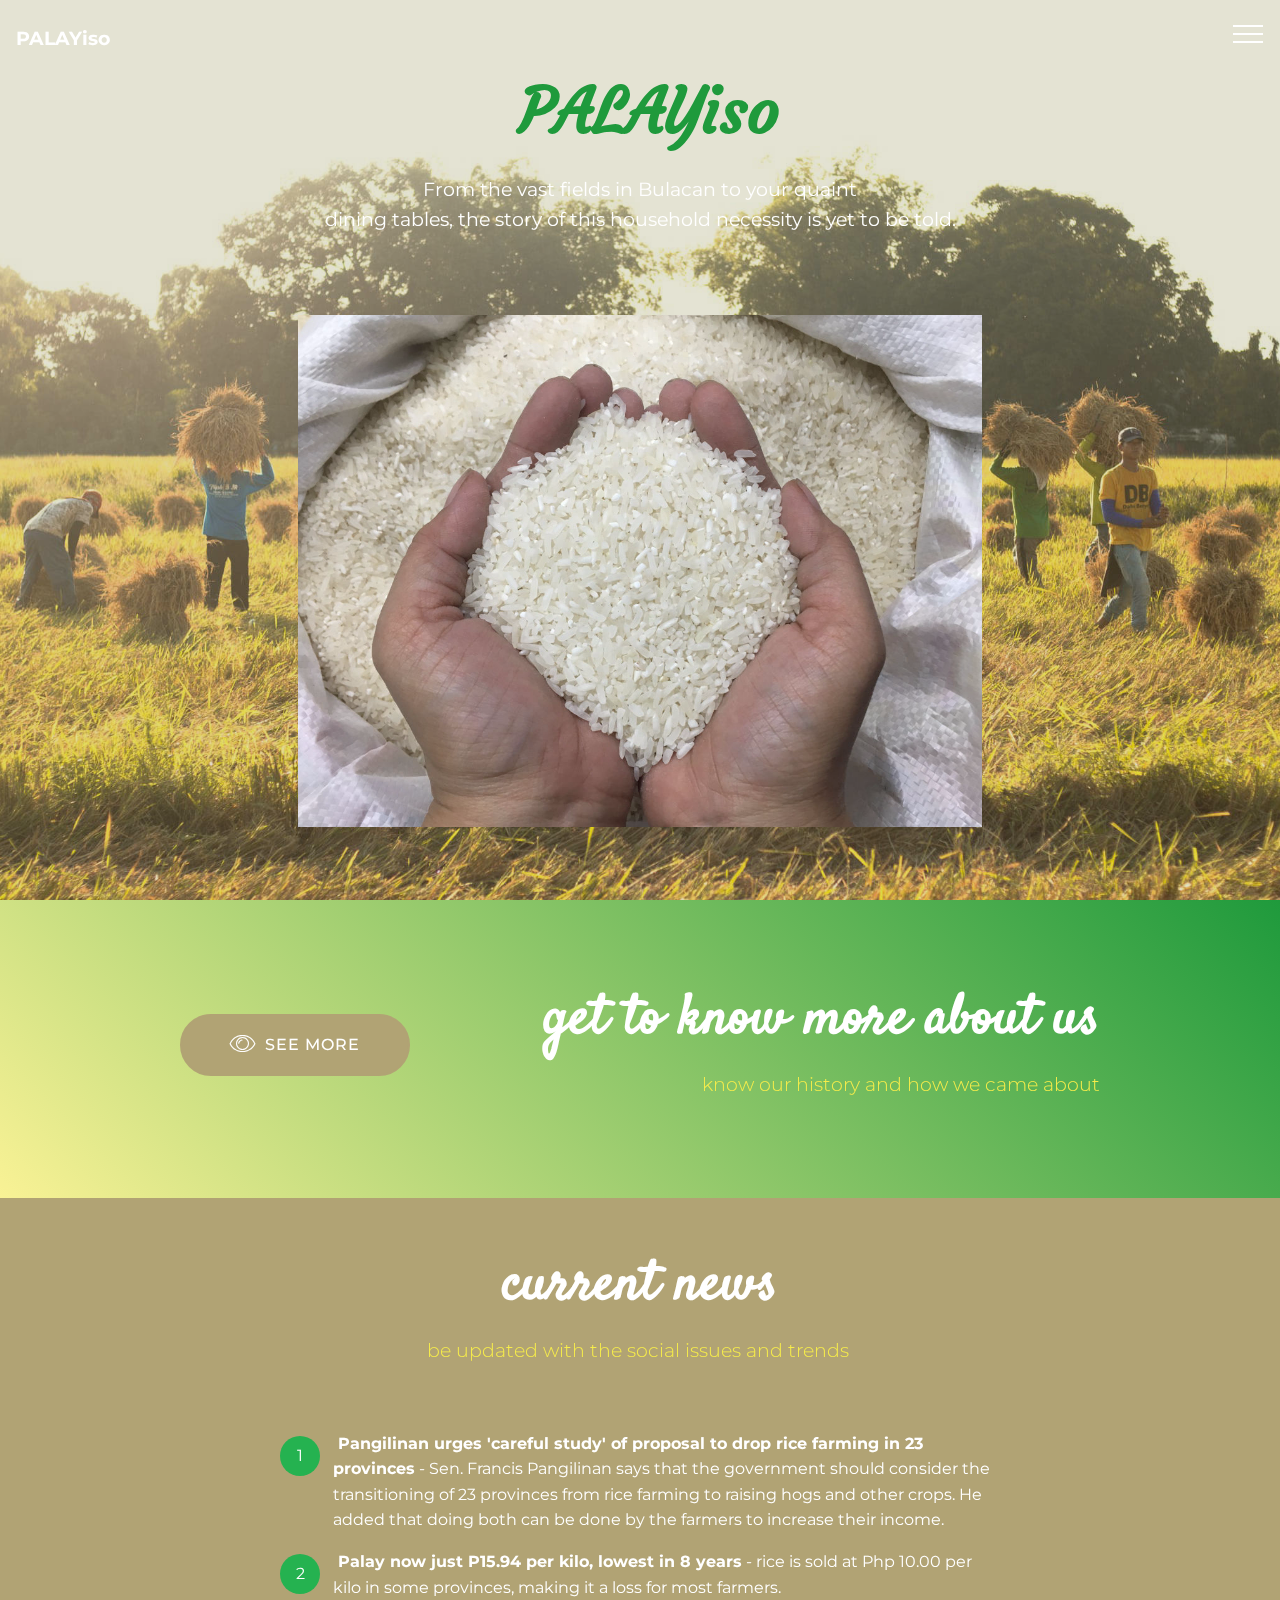
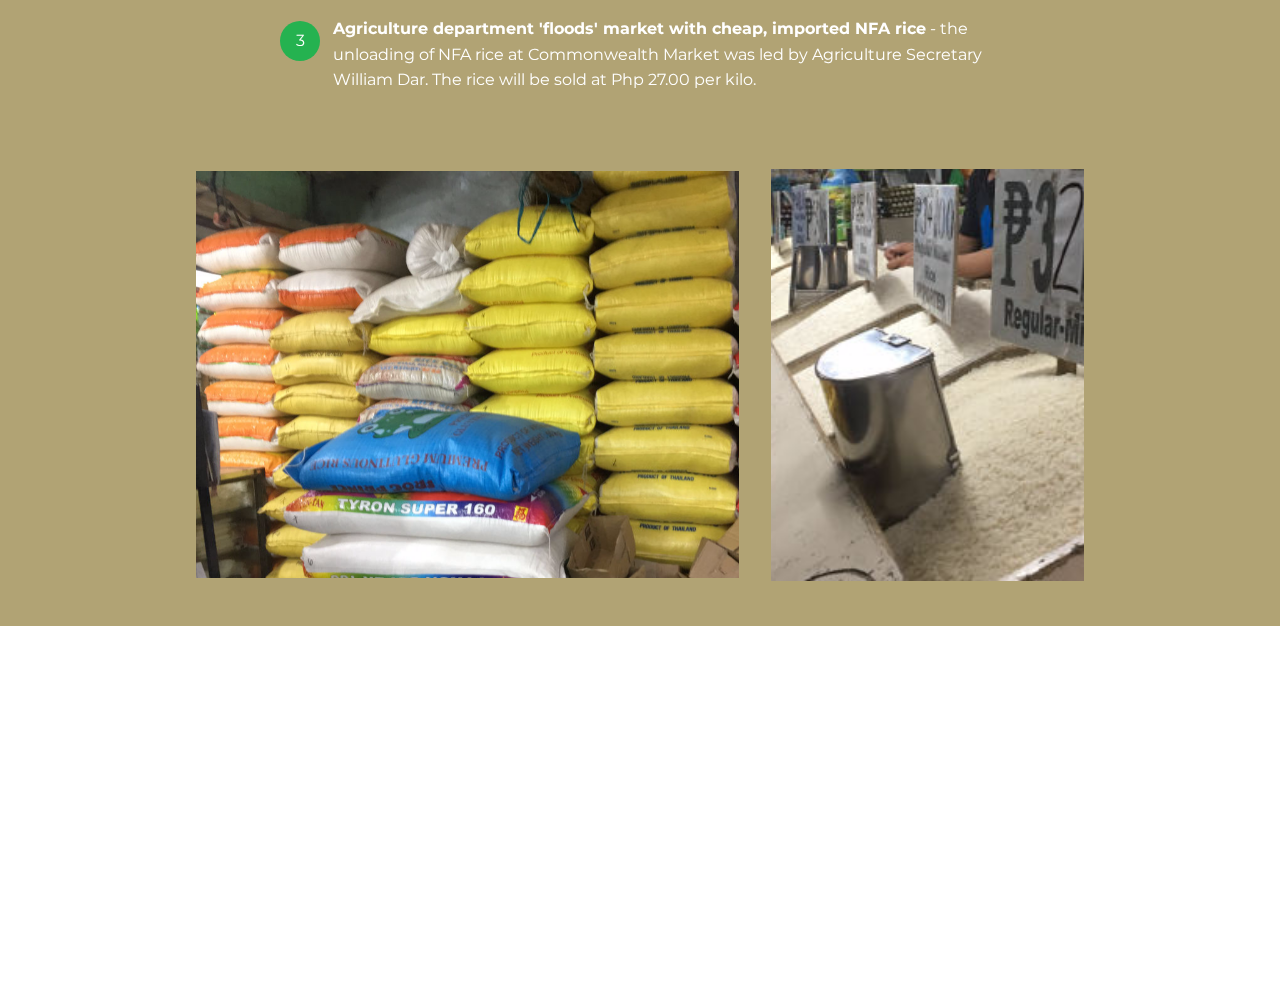
<file: index.html>
<!DOCTYPE html>
<html >
<head>
  <!-- Site made with Mobirise Website Builder v4.8.1, https://mobirise.com -->
  <meta charset="UTF-8">
  <meta http-equiv="X-UA-Compatible" content="IE=edge">
  <meta name="generator" content="Mobirise v4.8.1, mobirise.com">
  <meta name="viewport" content="width=device-width, initial-scale=1, minimum-scale=1">
  <link rel="shortcut icon" href="assets/images/logo2.png" type="image/x-icon">
  <meta name="description" content="">
  <title>home</title>
  <link rel="stylesheet" href="assets/web/assets/mobirise-icons/mobirise-icons.css">
  <link rel="stylesheet" href="assets/tether/tether.min.css">
  <link rel="stylesheet" href="assets/bootstrap/css/bootstrap.min.css">
  <link rel="stylesheet" href="assets/bootstrap/css/bootstrap-grid.min.css">
  <link rel="stylesheet" href="assets/bootstrap/css/bootstrap-reboot.min.css">
  <link rel="stylesheet" href="assets/socicon/css/styles.css">
  <link rel="stylesheet" href="assets/dropdown/css/style.css">
  <link rel="stylesheet" href="assets/theme/css/style.css">
  <link rel="stylesheet" href="assets/mobirise/css/mbr-additional.css" type="text/css">
  
  
  
</head>
<body>
  <section class="menu cid-rJ0uXtkr8x" once="menu" id="menu2-2">

    

    <nav class="navbar navbar-expand beta-menu navbar-dropdown align-items-center navbar-fixed-top collapsed bg-color transparent">
        <button class="navbar-toggler navbar-toggler-right" type="button" data-toggle="collapse" data-target="#navbarSupportedContent" aria-controls="navbarSupportedContent" aria-expanded="false" aria-label="Toggle navigation">
            <div class="hamburger">
                <span></span>
                <span></span>
                <span></span>
                <span></span>
            </div>
        </button>
        <div class="menu-logo">
            <div class="navbar-brand">
                
                <span class="navbar-caption-wrap"><a class="navbar-caption text-white display-5" href="index.html">PALAYiso</a></span>
            </div>
        </div>
        <div class="collapse navbar-collapse" id="navbarSupportedContent">
            <ul class="navbar-nav nav-dropdown nav-right" data-app-modern-menu="true"><li class="nav-item dropdown">
                    <a class="nav-link link text-white dropdown-toggle display-4" href="index.html" data-toggle="dropdown-submenu" aria-expanded="false"><span class="mbri-home mbr-iconfont mbr-iconfont-btn"></span>home</a><div class="dropdown-menu"><a class="text-white dropdown-item display-4" href="index.html#header4-4">introduction</a><a class="text-white dropdown-item display-4" href="index.html#content4-1p" aria-expanded="false">current news</a></div>
                </li><li class="nav-item dropdown"><a class="nav-link link text-white dropdown-toggle display-4" href="https://mobirise.com" data-toggle="dropdown-submenu" aria-expanded="false"><span class="mbri-camera mbr-iconfont mbr-iconfont-btn"></span>pictures</a><div class="dropdown-menu"><a class="text-white dropdown-item display-4" href="page2.html#content4-12" aria-expanded="false">kinds of rice</a><a class="text-white dropdown-item display-4" href="page2.html#content4-14" aria-expanded="false">trivias</a></div></li><li class="nav-item dropdown open"><a class="nav-link link text-white dropdown-toggle display-4" href="page3.html" data-toggle="dropdown-submenu" aria-expanded="true"><span class="mbri-video mbr-iconfont mbr-iconfont-btn"></span>videos</a><div class="dropdown-menu"><a class="text-white dropdown-item display-4" href="page3.html#content4-18" aria-expanded="false">cooking</a></div></li><li class="nav-item"><a class="nav-link link text-white display-4" href="page4.html"><span class="mbri-users mbr-iconfont mbr-iconfont-btn"></span>interview</a></li>
                <li class="nav-item">
                    <a class="nav-link link text-white display-4" href="page5.html"><span class="mbri-info mbr-iconfont mbr-iconfont-btn"></span>about us</a>
                </li></ul>
            
        </div>
    </nav>
</section>

<section class="engine"><a href="https://mobiri.se/d">free site maker</a></section><section class="header4 cid-rJ0vf5Mu1E mbr-fullscreen mbr-parallax-background" id="header4-4">

    

    <div class="mbr-overlay" style="opacity: 0.2; background-color: rgb(120, 115, 36);">
    </div>

    <div class="container">
        <div class="row justify-content-md-center">
            <div class="media-content col-md-10">
                <h1 class="mbr-section-title align-center mbr-white pb-3 mbr-bold mbr-fonts-style display-1">&nbsp;PALAYiso</h1>
                
                <div class="mbr-text align-center mbr-white pb-3">
                    <p class="mbr-text mbr-fonts-style display-5">From the vast fields in Bulacan to your quaint<br> dining tables, the story of this household necessity is yet to be told.<br></p>
                </div>
                
            </div>
            <div class="mbr-figure pt-5">
                <img src="assets/images/img-1112-1368x1026.jpg" alt="Mobirise" title="" style="width: 60%;">
            </div>
        </div>
    </div>
</section>

<section class="mbr-section info2 cid-rJ0yrzSfSO" id="info2-c">

    

    

    <div class="container">
        <div class="row main justify-content-center">
            <div class="media-container-column col-12 col-lg-3 col-md-4">
                <div class="mbr-section-btn align-left py-4"><a class="btn btn-danger display-4" href="page5.html">
                    <span class="mbri-preview mbr-iconfont"></span>
                    SEE MORE
                    </a></div>
            </div>
            <div class="media-container-column title col-12 col-lg-7 col-md-6">
                <h2 class="align-right mbr-bold mbr-white pb-3 mbr-fonts-style display-2">get to know more about us</h2>
                <h3 class="mbr-section-subtitle align-right mbr-light mbr-white mbr-fonts-style display-5">know our history and how we came about</h3>
            </div>
        </div>
    </div>
</section>

<section class="mbr-section content4 cid-rJEAQxzmj9" id="content4-1p">

    

    <div class="container">
        <div class="media-container-row">
            <div class="title col-12 col-md-8">
                <h2 class="align-center pb-3 mbr-fonts-style display-2"><strong>current news</strong></h2>
                <h3 class="mbr-section-subtitle align-center mbr-light mbr-fonts-style display-5">be updated with the social issues and trends&nbsp;</h3>
                
            </div>
        </div>
    </div>
</section>

<section class="mbr-section article content11 cid-rJEAO3fkHQ" id="content11-1o">
     

    <div class="container">
        <div class="media-container-row">
            <div class="mbr-text counter-container col-12 col-md-8 mbr-fonts-style display-7">
                <ol>
                    <li><strong>&nbsp;Pangilinan urges 'careful study' of proposal to drop rice farming in 23 provinces</strong>&nbsp;- Sen. Francis Pangilinan says that the government should consider the transitioning of 23 provinces from rice farming to raising hogs and other crops. He added that doing both can be done by the farmers to increase their income.</li>
                    <li><strong>&nbsp;Palay now just P15.94 per kilo, lowest in 8 years</strong>&nbsp;- rice is sold at Php 10.00 per kilo in some provinces, making it a loss for most farmers.</li><li><strong>Agriculture department 'floods' market with cheap, imported NFA rice</strong>&nbsp;- the unloading of NFA rice at Commonwealth Market was led by Agriculture Secretary William Dar. The rice will be sold at Php 27.00 per kilo.&nbsp;</li>
                </ol>
            </div>
        </div>
    </div>
</section>

<section class="cid-rJEB2IjZt7" id="image4-1r">
    <!-- Block parameters controls (Blue "Gear" panel) -->
    
    <!-- End block parameters -->
    <div class="container images-container">
            <div class="media-container-row" style="width: 80%;">
                <div class="img-item item1" style="width: 177%;">
                    <img src="assets/images/img-1119-1086x815.jpg" alt="" title="">
                    
                </div>
                <div class="img-item">
                    <img src="assets/images/img-1157-626x470.jpg" alt="" title="">
                    
                </div>
            </div>
    </div>
</section>

<section class="cid-rJEDhXCZDz mbr-reveal" id="footer1-1s">

    

    

    <div class="container">
        <div class="media-container-row content text-white">
            <div class="col-12 col-md-3">
                <div class="media-wrap">
                    <a href="https://mobirise.com/">
                        <img src="assets/images/istockphoto-164471997-216x251.jpg" alt="Mobirise" title="">
                    </a>
                </div>
            </div>
            <div class="col-12 col-md-3 mbr-fonts-style display-7">
                <h5 class="pb-3">
                    Address
                </h5>
                <p class="mbr-text">0065 Governor Padilla Nat'l. Road, Banga 2nd, Plaridel, Bulacan</p>
            </div>
            <div class="col-12 col-md-3 mbr-fonts-style display-7">
                <h5 class="pb-3">
                    Contacts
                </h5>
                <p class="mbr-text">
                    Email: palayiso@gmail.com&nbsp;<br>Phone: +63 965 2282 209<br>Landline: 794 5236</p>
            </div>
            <div class="col-12 col-md-3 mbr-fonts-style display-7">
                <h5 class="pb-3">Feedbacks</h5>
                <p class="mbr-text">Send us your suggestions on how to make our website more comprehensive.&nbsp;</p>
            </div>
        </div>
        <div class="footer-lower">
            <div class="media-container-row">
                <div class="col-sm-12">
                    <hr>
                </div>
            </div>
            <div class="media-container-row mbr-white">
                <div class="col-sm-6 copyright">
                    <p class="mbr-text mbr-fonts-style display-7">
                        © Copyright 2017 Mobirise - All Rights Reserved<br><br>
                    </p>
                </div>
                <div class="col-md-6">
                    
                </div>
            </div>
        </div>
    </div>
</section>


  <script src="assets/web/assets/jquery/jquery.min.js"></script>
  <script src="assets/popper/popper.min.js"></script>
  <script src="assets/tether/tether.min.js"></script>
  <script src="assets/bootstrap/js/bootstrap.min.js"></script>
  <script src="assets/dropdown/js/script.min.js"></script>
  <script src="assets/touchswipe/jquery.touch-swipe.min.js"></script>
  <script src="assets/parallax/jarallax.min.js"></script>
  <script src="assets/smoothscroll/smooth-scroll.js"></script>
  <script src="assets/theme/js/script.js"></script>
  
  
</body>
</html>
</file>
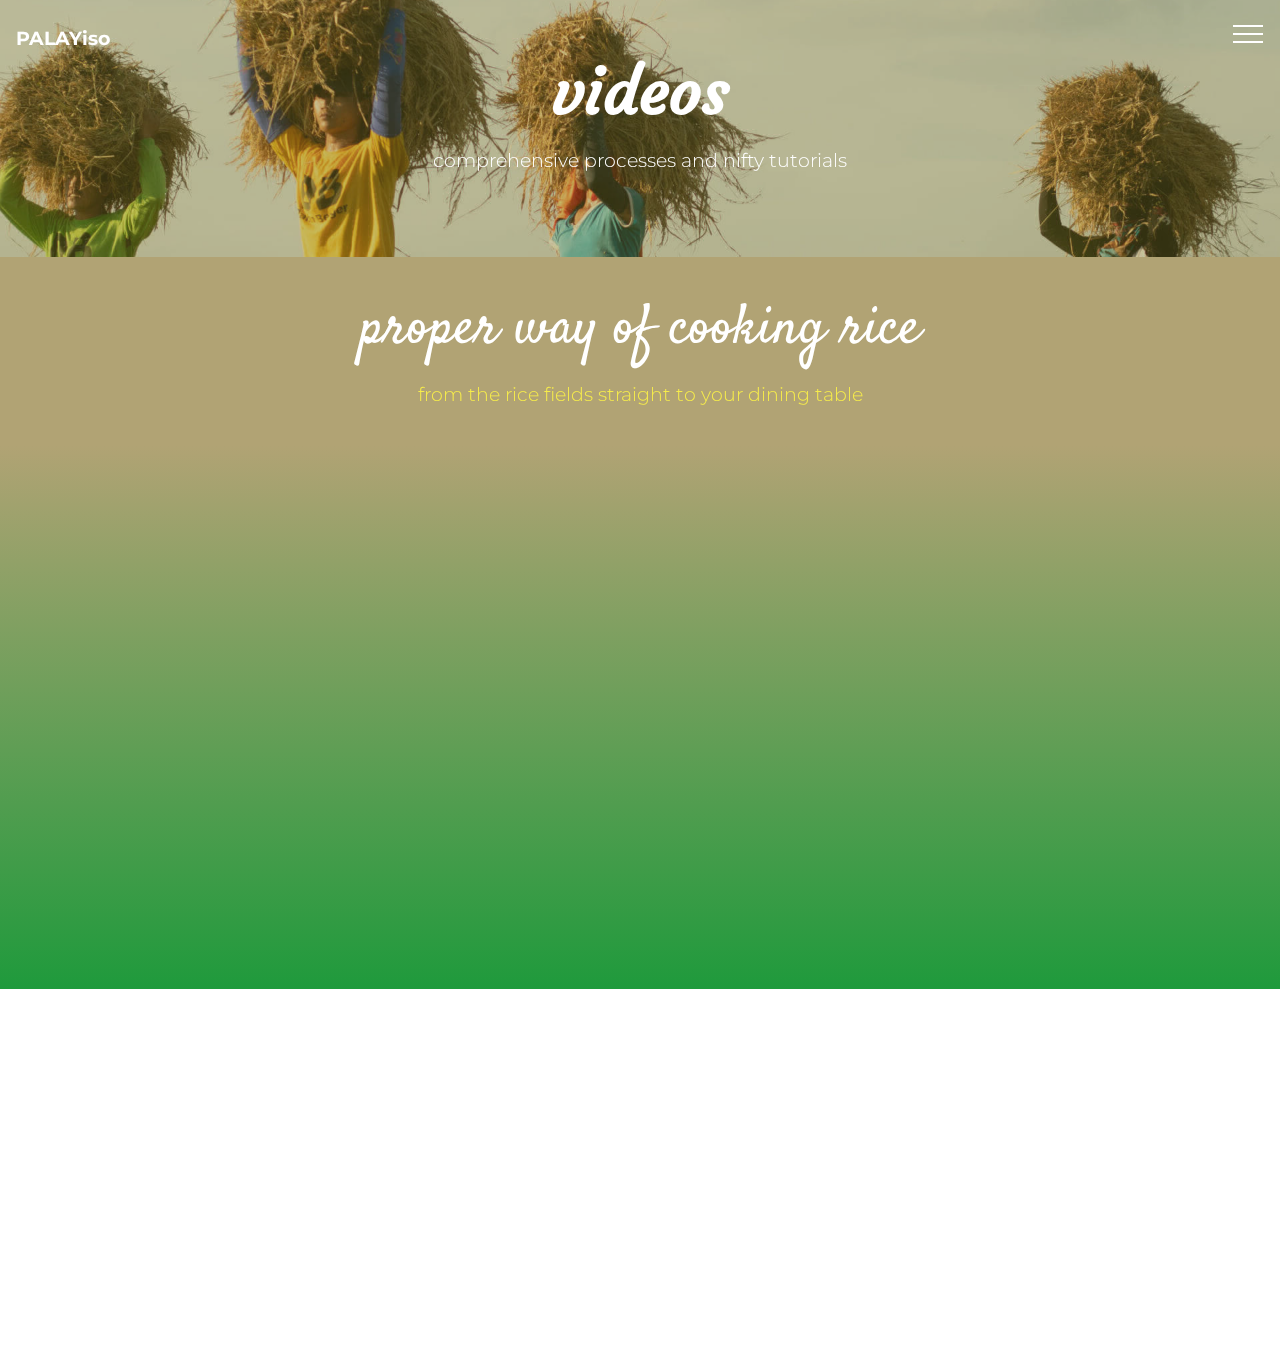
<file: page3.html>
<!DOCTYPE html>
<html >
<head>
  <!-- Site made with Mobirise Website Builder v4.8.1, https://mobirise.com -->
  <meta charset="UTF-8">
  <meta http-equiv="X-UA-Compatible" content="IE=edge">
  <meta name="generator" content="Mobirise v4.8.1, mobirise.com">
  <meta name="viewport" content="width=device-width, initial-scale=1, minimum-scale=1">
  <link rel="shortcut icon" href="assets/images/logo2.png" type="image/x-icon">
  <meta name="description" content="">
  <title>videos</title>
  <link rel="stylesheet" href="assets/web/assets/mobirise-icons/mobirise-icons.css">
  <link rel="stylesheet" href="assets/tether/tether.min.css">
  <link rel="stylesheet" href="assets/bootstrap/css/bootstrap.min.css">
  <link rel="stylesheet" href="assets/bootstrap/css/bootstrap-grid.min.css">
  <link rel="stylesheet" href="assets/bootstrap/css/bootstrap-reboot.min.css">
  <link rel="stylesheet" href="assets/socicon/css/styles.css">
  <link rel="stylesheet" href="assets/dropdown/css/style.css">
  <link rel="stylesheet" href="assets/theme/css/style.css">
  <link rel="stylesheet" href="assets/mobirise/css/mbr-additional.css" type="text/css">
  
  
  
</head>
<body>
  <section class="menu cid-rJEwV12bEK" once="menu" id="menu2-n">

    

    <nav class="navbar navbar-expand beta-menu navbar-dropdown align-items-center navbar-fixed-top collapsed bg-color transparent">
        <button class="navbar-toggler navbar-toggler-right" type="button" data-toggle="collapse" data-target="#navbarSupportedContent" aria-controls="navbarSupportedContent" aria-expanded="false" aria-label="Toggle navigation">
            <div class="hamburger">
                <span></span>
                <span></span>
                <span></span>
                <span></span>
            </div>
        </button>
        <div class="menu-logo">
            <div class="navbar-brand">
                
                <span class="navbar-caption-wrap"><a class="navbar-caption text-white display-5" href="index.html">PALAYiso</a></span>
            </div>
        </div>
        <div class="collapse navbar-collapse" id="navbarSupportedContent">
            <ul class="navbar-nav nav-dropdown nav-right" data-app-modern-menu="true"><li class="nav-item dropdown">
                    <a class="nav-link link text-white dropdown-toggle display-4" href="index.html" data-toggle="dropdown-submenu" aria-expanded="false"><span class="mbri-home mbr-iconfont mbr-iconfont-btn"></span>home</a><div class="dropdown-menu"><a class="text-white dropdown-item display-4" href="index.html#header4-4">introduction</a><a class="text-white dropdown-item display-4" href="index.html#content4-1p" aria-expanded="false">current news</a></div>
                </li><li class="nav-item dropdown"><a class="nav-link link text-white dropdown-toggle display-4" href="https://mobirise.com" data-toggle="dropdown-submenu" aria-expanded="false"><span class="mbri-camera mbr-iconfont mbr-iconfont-btn"></span>pictures</a><div class="dropdown-menu"><a class="text-white dropdown-item display-4" href="page2.html#content4-12" aria-expanded="false">kinds of rice</a><a class="text-white dropdown-item display-4" href="page2.html#content4-14" aria-expanded="false">trivias</a></div></li><li class="nav-item dropdown open"><a class="nav-link link text-white dropdown-toggle display-4" href="page3.html" data-toggle="dropdown-submenu" aria-expanded="true"><span class="mbri-video mbr-iconfont mbr-iconfont-btn"></span>videos</a><div class="dropdown-menu"><a class="text-white dropdown-item display-4" href="page3.html#content4-18" aria-expanded="false">cooking</a></div></li><li class="nav-item"><a class="nav-link link text-white display-4" href="page4.html"><span class="mbri-users mbr-iconfont mbr-iconfont-btn"></span>interview</a></li>
                <li class="nav-item">
                    <a class="nav-link link text-white display-4" href="page5.html"><span class="mbri-info mbr-iconfont mbr-iconfont-btn"></span>about us</a>
                </li></ul>
            
        </div>
    </nav>
</section>

<section class="engine"><a href="https://mobiri.se/g">how to build your own website</a></section><section class="mbr-section content5 cid-rJEFmNIw5t mbr-parallax-background" id="content5-1y">

    

    <div class="mbr-overlay" style="opacity: 0.4; background-color: rgb(120, 115, 36);">
    </div>

    <div class="container">
        <div class="media-container-row">
            <div class="title col-12 col-md-8">
                <h2 class="align-center mbr-bold mbr-white pb-3 mbr-fonts-style display-1">videos</h2>
                <h3 class="mbr-section-subtitle align-center mbr-light mbr-white pb-3 mbr-fonts-style display-5">comprehensive processes and nifty tutorials</h3>
                
                
            </div>
        </div>
    </div>
</section>

<section class="mbr-section content4 cid-rJExSSNoAc" id="content4-18">

    

    <div class="container">
        <div class="media-container-row">
            <div class="title col-12 col-md-8">
                <h2 class="align-center pb-3 mbr-fonts-style display-2">proper way of cooking rice</h2>
                <h3 class="mbr-section-subtitle align-center mbr-light mbr-fonts-style display-5">from the rice fields straight to your dining table</h3>
                
            </div>
        </div>
    </div>
</section>

<section class="cid-rJExU6mFxG" id="video3-19">

    
    
    <figure class="mbr-figure align-center container">
        <div class="video-block" style="width: 80%;">
            <div><iframe class="mbr-embedded-video" src="https://www.youtube.com/embed/rYh90NZHbgE?rel=0&amp;amp;showinfo=0&amp;autoplay=1&amp;loop=0" width="1280" height="720" frameborder="0" allowfullscreen></iframe></div>
        </div>
    </figure>
</section>

<section class="cid-rKqqIkLXXd mbr-reveal" id="footer1-2a">

    

    

    <div class="container">
        <div class="media-container-row content text-white">
            <div class="col-12 col-md-3">
                <div class="media-wrap">
                    <a href="https://mobirise.com/">
                        <img src="assets/images/istockphoto-164471997-192x223.jpg" alt="Mobirise" title="">
                    </a>
                </div>
            </div>
            <div class="col-12 col-md-3 mbr-fonts-style display-7">
                <h5 class="pb-3">
                    Address
                </h5>
                <p class="mbr-text">0065 Governor Padilla Nat'l. Road, Banga 2nd, Plaridel, Bulacan</p>
            </div>
            <div class="col-12 col-md-3 mbr-fonts-style display-7">
                <h5 class="pb-3">
                    Contacts
                </h5>
                <p class="mbr-text">
                    Email: palayiso@gmail.com&nbsp;<br>Phone: +63 965 2282 209<br>Landline: 794 5236</p>
            </div>
            <div class="col-12 col-md-3 mbr-fonts-style display-7">
                <h5 class="pb-3">Feedbacks</h5>
                <p class="mbr-text">Send us your suggestions on how to make our website more comprehensive.&nbsp;</p>
            </div>
        </div>
        <div class="footer-lower">
            <div class="media-container-row">
                <div class="col-sm-12">
                    <hr>
                </div>
            </div>
            <div class="media-container-row mbr-white">
                <div class="col-sm-6 copyright">
                    <p class="mbr-text mbr-fonts-style display-7">
                        © Copyright 2017 Mobirise - All Rights Reserved
                    </p>
                </div>
                <div class="col-md-6">
                    
                </div>
            </div>
        </div>
    </div>
</section>


  <script src="assets/web/assets/jquery/jquery.min.js"></script>
  <script src="assets/popper/popper.min.js"></script>
  <script src="assets/tether/tether.min.js"></script>
  <script src="assets/bootstrap/js/bootstrap.min.js"></script>
  <script src="assets/dropdown/js/script.min.js"></script>
  <script src="assets/touchswipe/jquery.touch-swipe.min.js"></script>
  <script src="assets/parallax/jarallax.min.js"></script>
  <script src="assets/smoothscroll/smooth-scroll.js"></script>
  <script src="assets/theme/js/script.js"></script>
  
  
</body>
</html>
</file>
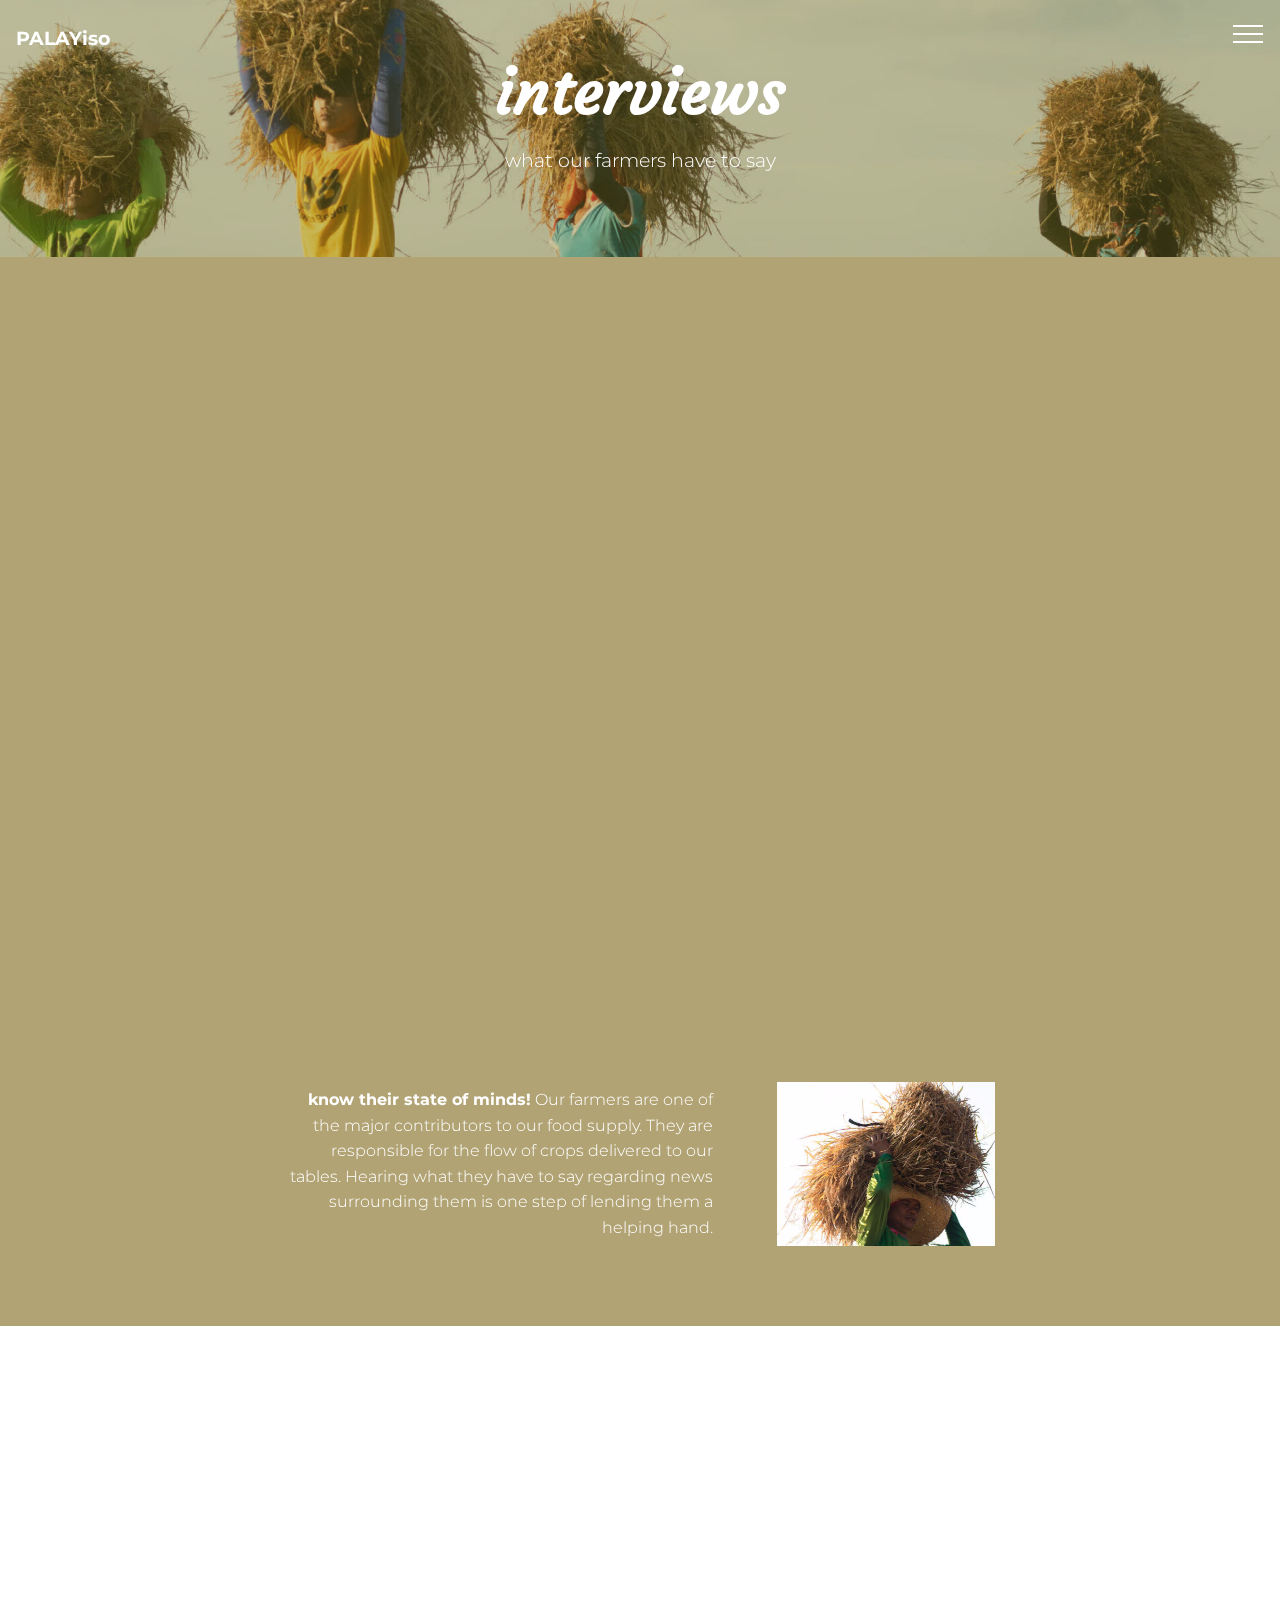
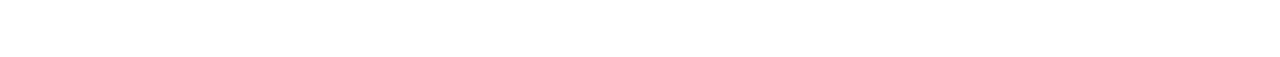
<file: page4.html>
<!DOCTYPE html>
<html >
<head>
  <!-- Site made with Mobirise Website Builder v4.8.1, https://mobirise.com -->
  <meta charset="UTF-8">
  <meta http-equiv="X-UA-Compatible" content="IE=edge">
  <meta name="generator" content="Mobirise v4.8.1, mobirise.com">
  <meta name="viewport" content="width=device-width, initial-scale=1, minimum-scale=1">
  <link rel="shortcut icon" href="assets/images/logo2.png" type="image/x-icon">
  <meta name="description" content="">
  <title>interviews</title>
  <link rel="stylesheet" href="assets/web/assets/mobirise-icons/mobirise-icons.css">
  <link rel="stylesheet" href="assets/tether/tether.min.css">
  <link rel="stylesheet" href="assets/bootstrap/css/bootstrap.min.css">
  <link rel="stylesheet" href="assets/bootstrap/css/bootstrap-grid.min.css">
  <link rel="stylesheet" href="assets/bootstrap/css/bootstrap-reboot.min.css">
  <link rel="stylesheet" href="assets/socicon/css/styles.css">
  <link rel="stylesheet" href="assets/dropdown/css/style.css">
  <link rel="stylesheet" href="assets/theme/css/style.css">
  <link rel="stylesheet" href="assets/mobirise/css/mbr-additional.css" type="text/css">
  
  
  
</head>
<body>
  <section class="menu cid-rJEwXFC0Ni" once="menu" id="menu2-s">

    

    <nav class="navbar navbar-expand beta-menu navbar-dropdown align-items-center navbar-fixed-top collapsed bg-color transparent">
        <button class="navbar-toggler navbar-toggler-right" type="button" data-toggle="collapse" data-target="#navbarSupportedContent" aria-controls="navbarSupportedContent" aria-expanded="false" aria-label="Toggle navigation">
            <div class="hamburger">
                <span></span>
                <span></span>
                <span></span>
                <span></span>
            </div>
        </button>
        <div class="menu-logo">
            <div class="navbar-brand">
                
                <span class="navbar-caption-wrap"><a class="navbar-caption text-white display-5" href="index.html">PALAYiso</a></span>
            </div>
        </div>
        <div class="collapse navbar-collapse" id="navbarSupportedContent">
            <ul class="navbar-nav nav-dropdown nav-right" data-app-modern-menu="true"><li class="nav-item dropdown">
                    <a class="nav-link link text-white dropdown-toggle display-4" href="index.html" data-toggle="dropdown-submenu" aria-expanded="false"><span class="mbri-home mbr-iconfont mbr-iconfont-btn"></span>home</a><div class="dropdown-menu"><a class="text-white dropdown-item display-4" href="index.html#header4-4">introduction</a><a class="text-white dropdown-item display-4" href="index.html#content4-1p" aria-expanded="false">current news</a></div>
                </li><li class="nav-item dropdown"><a class="nav-link link text-white dropdown-toggle display-4" href="https://mobirise.com" data-toggle="dropdown-submenu" aria-expanded="false"><span class="mbri-camera mbr-iconfont mbr-iconfont-btn"></span>pictures</a><div class="dropdown-menu"><a class="text-white dropdown-item display-4" href="page2.html#content4-12" aria-expanded="false">kinds of rice</a><a class="text-white dropdown-item display-4" href="page2.html#content4-14" aria-expanded="false">trivias</a></div></li><li class="nav-item dropdown open"><a class="nav-link link text-white dropdown-toggle display-4" href="page3.html" data-toggle="dropdown-submenu" aria-expanded="true"><span class="mbri-video mbr-iconfont mbr-iconfont-btn"></span>videos</a><div class="dropdown-menu"><a class="text-white dropdown-item display-4" href="page3.html#content4-18" aria-expanded="false">cooking</a></div></li><li class="nav-item"><a class="nav-link link text-white display-4" href="page4.html"><span class="mbri-users mbr-iconfont mbr-iconfont-btn"></span>interview</a></li>
                <li class="nav-item">
                    <a class="nav-link link text-white display-4" href="page5.html"><span class="mbri-info mbr-iconfont mbr-iconfont-btn"></span>about us</a>
                </li></ul>
            
        </div>
    </nav>
</section>

<section class="engine"><a href="https://mobiri.se/v">html templates</a></section><section class="mbr-section content5 cid-rJEH7W9yuo mbr-parallax-background" id="content5-1z">

    

    <div class="mbr-overlay" style="opacity: 0.4; background-color: rgb(120, 115, 36);">
    </div>

    <div class="container">
        <div class="media-container-row">
            <div class="title col-12 col-md-8">
                <h2 class="align-center mbr-bold mbr-white pb-3 mbr-fonts-style display-1">interviews</h2>
                <h3 class="mbr-section-subtitle align-center mbr-light mbr-white pb-3 mbr-fonts-style display-5">what our farmers have to say</h3>
                
                
            </div>
        </div>
    </div>
</section>

<section class="cid-rJEydbXtTn" id="video2-1b">

    
    
    <figure class="mbr-figure align-center container">
        <div class="video-block" style="width: 100%;">
            <div><iframe class="mbr-embedded-video" src="https://www.youtube.com/embed/_R9FAdmgN9Q?rel=0&amp;amp;showinfo=0&amp;autoplay=1&amp;loop=0" width="1280" height="720" frameborder="0" allowfullscreen></iframe></div>
        </div>
    </figure>
</section>

<section class="mbr-section content7 cid-rJEyQ4MkIp" id="content7-1e">
          
    

    <div class="container">
        <div class="media-container-row">
            <div class="col-12 col-md-8">
                <div class="media-container-row">
                    <div class="media-content">
                        <div class="mbr-section-text">
                            <p class="mbr-text align-right mb-0 mbr-fonts-style display-4"><br><strong>know their state of minds!</strong>&nbsp;Our farmers are one of the major contributors to our food supply. They are responsible for the flow of crops delivered to our tables. Hearing what they have to say regarding news surrounding them is one step of lending them a helping hand. <br>&nbsp;</p>
                        </div>
                    </div>
                    <div class="mbr-figure" style="width: 60%;">
                     <img src="assets/images/75336310-3269577256417713-1137423806608965632-o-436x654.jpg" alt="Mobirise" title="">  
                    </div>
                </div>
            </div>
        </div>
    </div>
</section>

<section class="cid-rKqqM5KL8o mbr-reveal" id="footer1-2b">

    

    

    <div class="container">
        <div class="media-container-row content text-white">
            <div class="col-12 col-md-3">
                <div class="media-wrap">
                    <a href="https://mobirise.com/">
                        <img src="assets/images/istockphoto-164471997-192x223.jpg" alt="Mobirise" title="">
                    </a>
                </div>
            </div>
            <div class="col-12 col-md-3 mbr-fonts-style display-7">
                <h5 class="pb-3">
                    Address
                </h5>
                <p class="mbr-text">0065 Governor Padilla Nat'l. Road, Banga 2nd, Plaridel, Bulacan</p>
            </div>
            <div class="col-12 col-md-3 mbr-fonts-style display-7">
                <h5 class="pb-3">
                    Contacts
                </h5>
                <p class="mbr-text">
                    Email: palayiso@gmail.com&nbsp;<br>Phone: +63 965 2282 209<br>Landline: 794 5236</p>
            </div>
            <div class="col-12 col-md-3 mbr-fonts-style display-7">
                <h5 class="pb-3">Feedbacks</h5>
                <p class="mbr-text">Send us your suggestions on how to make our website more comprehensive.&nbsp;</p>
            </div>
        </div>
        <div class="footer-lower">
            <div class="media-container-row">
                <div class="col-sm-12">
                    <hr>
                </div>
            </div>
            <div class="media-container-row mbr-white">
                <div class="col-sm-6 copyright">
                    <p class="mbr-text mbr-fonts-style display-7">
                        © Copyright 2017 Mobirise - All Rights Reserved
                    </p>
                </div>
                <div class="col-md-6">
                    
                </div>
            </div>
        </div>
    </div>
</section>


  <script src="assets/web/assets/jquery/jquery.min.js"></script>
  <script src="assets/popper/popper.min.js"></script>
  <script src="assets/tether/tether.min.js"></script>
  <script src="assets/bootstrap/js/bootstrap.min.js"></script>
  <script src="assets/dropdown/js/script.min.js"></script>
  <script src="assets/touchswipe/jquery.touch-swipe.min.js"></script>
  <script src="assets/parallax/jarallax.min.js"></script>
  <script src="assets/smoothscroll/smooth-scroll.js"></script>
  <script src="assets/theme/js/script.js"></script>
  
  
</body>
</html>
</file>
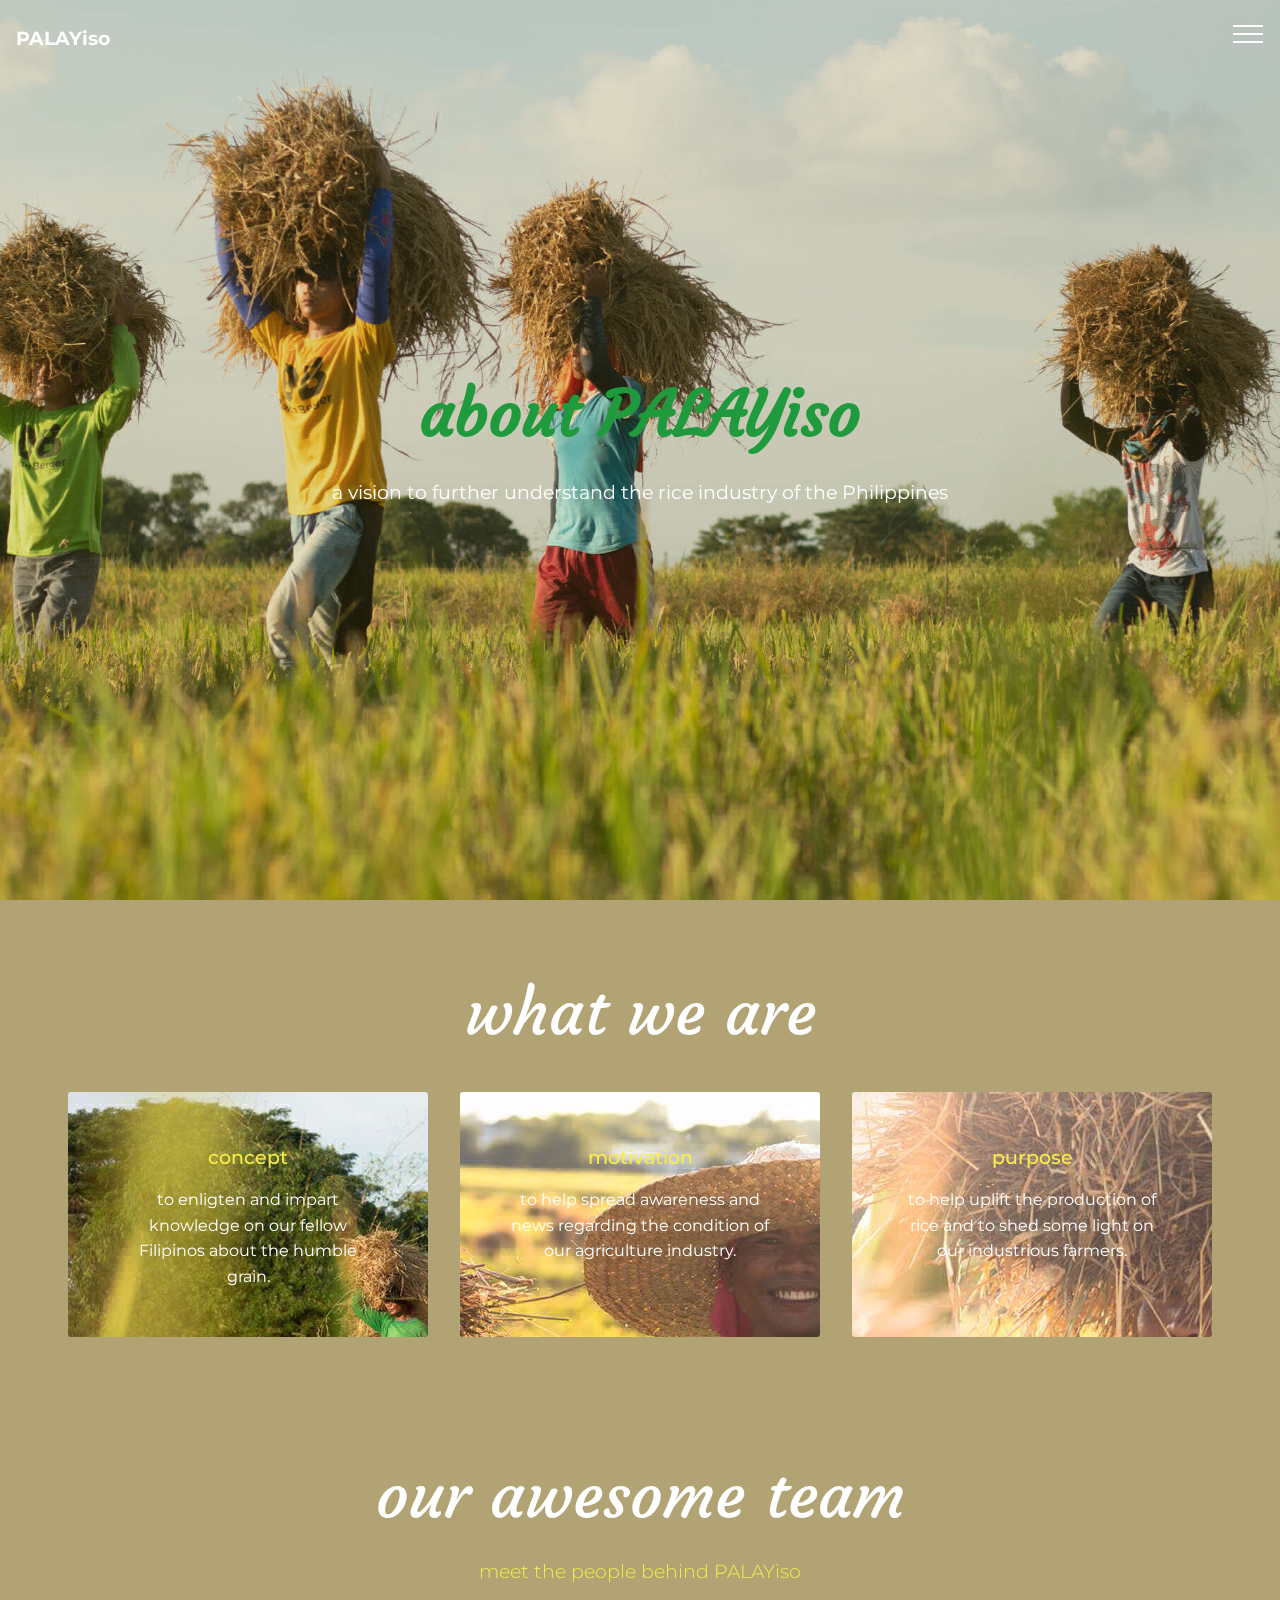
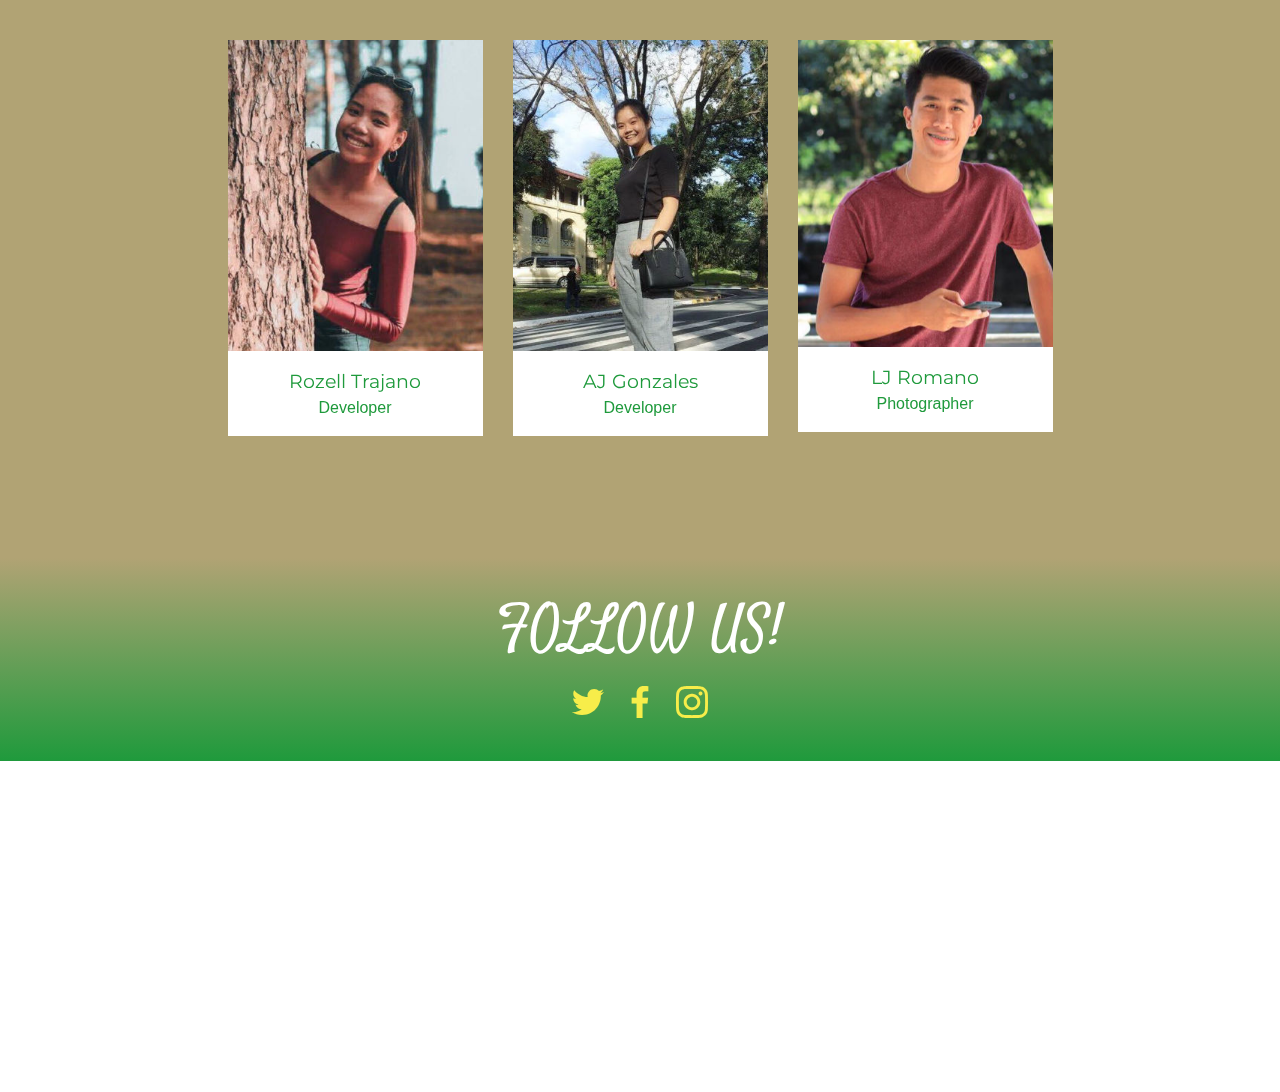
<file: page5.html>
<!DOCTYPE html>
<html >
<head>
  <!-- Site made with Mobirise Website Builder v4.8.1, https://mobirise.com -->
  <meta charset="UTF-8">
  <meta http-equiv="X-UA-Compatible" content="IE=edge">
  <meta name="generator" content="Mobirise v4.8.1, mobirise.com">
  <meta name="viewport" content="width=device-width, initial-scale=1, minimum-scale=1">
  <link rel="shortcut icon" href="assets/images/logo2.png" type="image/x-icon">
  <meta name="description" content="">
  <title>about us</title>
  <link rel="stylesheet" href="assets/web/assets/mobirise-icons/mobirise-icons.css">
  <link rel="stylesheet" href="assets/tether/tether.min.css">
  <link rel="stylesheet" href="assets/bootstrap/css/bootstrap.min.css">
  <link rel="stylesheet" href="assets/bootstrap/css/bootstrap-grid.min.css">
  <link rel="stylesheet" href="assets/bootstrap/css/bootstrap-reboot.min.css">
  <link rel="stylesheet" href="assets/socicon/css/styles.css">
  <link rel="stylesheet" href="assets/dropdown/css/style.css">
  <link rel="stylesheet" href="assets/theme/css/style.css">
  <link rel="stylesheet" href="assets/mobirise/css/mbr-additional.css" type="text/css">
  
  
  
</head>
<body>
  <section class="menu cid-rJEx147LvL" once="menu" id="menu2-x">

    

    <nav class="navbar navbar-expand beta-menu navbar-dropdown align-items-center navbar-fixed-top collapsed bg-color transparent">
        <button class="navbar-toggler navbar-toggler-right" type="button" data-toggle="collapse" data-target="#navbarSupportedContent" aria-controls="navbarSupportedContent" aria-expanded="false" aria-label="Toggle navigation">
            <div class="hamburger">
                <span></span>
                <span></span>
                <span></span>
                <span></span>
            </div>
        </button>
        <div class="menu-logo">
            <div class="navbar-brand">
                
                <span class="navbar-caption-wrap"><a class="navbar-caption text-white display-5" href="index.html">PALAYiso</a></span>
            </div>
        </div>
        <div class="collapse navbar-collapse" id="navbarSupportedContent">
            <ul class="navbar-nav nav-dropdown nav-right" data-app-modern-menu="true"><li class="nav-item dropdown">
                    <a class="nav-link link text-white dropdown-toggle display-4" href="index.html" data-toggle="dropdown-submenu" aria-expanded="false"><span class="mbri-home mbr-iconfont mbr-iconfont-btn"></span>home</a><div class="dropdown-menu"><a class="text-white dropdown-item display-4" href="index.html#header4-4">introduction</a><a class="text-white dropdown-item display-4" href="index.html#content4-1p" aria-expanded="false">current news</a></div>
                </li><li class="nav-item dropdown"><a class="nav-link link text-white dropdown-toggle display-4" href="https://mobirise.com" data-toggle="dropdown-submenu" aria-expanded="false"><span class="mbri-camera mbr-iconfont mbr-iconfont-btn"></span>pictures</a><div class="dropdown-menu"><a class="text-white dropdown-item display-4" href="page2.html#content4-12" aria-expanded="false">kinds of rice</a><a class="text-white dropdown-item display-4" href="page2.html#content4-14" aria-expanded="false">trivias</a></div></li><li class="nav-item dropdown open"><a class="nav-link link text-white dropdown-toggle display-4" href="page3.html" data-toggle="dropdown-submenu" aria-expanded="true"><span class="mbri-video mbr-iconfont mbr-iconfont-btn"></span>videos</a><div class="dropdown-menu"><a class="text-white dropdown-item display-4" href="page3.html#content4-18" aria-expanded="false">cooking</a></div></li><li class="nav-item"><a class="nav-link link text-white display-4" href="page4.html"><span class="mbri-users mbr-iconfont mbr-iconfont-btn"></span>interview</a></li>
                <li class="nav-item">
                    <a class="nav-link link text-white display-4" href="page5.html"><span class="mbri-info mbr-iconfont mbr-iconfont-btn"></span>about us</a>
                </li></ul>
            
        </div>
    </nav>
</section>

<section class="engine"><a href="https://mobiri.se/h">how to create your own web page for free</a></section><section class="header8 cid-rKqtxJIs6F mbr-fullscreen mbr-parallax-background" id="header8-2d">

    

    <div class="mbr-overlay" style="opacity: 0.2; background-color: rgb(120, 115, 36);">
    </div>

    <div class="container align-center">
        <div class="row justify-content-md-center">
            <div class="mbr-white col-md-10">
                <h1 class="mbr-section-title align-center py-2 mbr-bold mbr-fonts-style display-1">about PALAYiso</h1>
                <p class="mbr-text align-center py-2 mbr-fonts-style display-5">a vision to further understand the rice industry of the Philippines</p>
                
                
                
            </div>
        </div>
    </div>
    
</section>

<section class="features13 cid-rJEzKpx04O" id="features13-1l">

    

    
    <div class="container">
        <h2 class="mbr-section-title pb-3 mbr-fonts-style display-1">what we are</h2>

        <div class="media-container-row container">
            <div class="card col-12 col-md-6 p-5 m-3 align-center col-lg-4">
                <div class="card-img">
                    <img src="assets/images/75237488-3269577923084313-7481054193147445248-o-1-640x960.jpg" alt="Mobirise" title="">
                </div>
                <h4 class="card-title py-2 mbr-fonts-style display-5">concept</h4>
                <p class="mbr-text mbr-fonts-style display-7">to enligten and impart knowledge on our fellow Filipinos about the humble grain.</p>
            </div>
            <div class="card col-12 col-md-6 p-5 m-3 align-center col-lg-4">
                <div class="card-img">
                    <img src="assets/images/76702433-3269577049751067-6446203336667430912-o-6-640x960.jpg" alt="Mobirise" title="">
                </div>
                <h4 class="card-title py-2 mbr-fonts-style display-5">motivation</h4>
                <p class="mbr-text mbr-fonts-style display-7">to help spread awareness and news regarding the condition of our agriculture industry.</p>
            </div>
            <div class="card col-12 col-md-6 p-5 m-3 align-center col-lg-4">
                <div class="card-img">
                    <img src="assets/images/75369227-3269578016417637-5089115558008324096-o-640x960.jpg" alt="Mobirise" title="">
                </div>
                <h4 class="card-title py-2 mbr-fonts-style display-5">purpose</h4>
                <p class="mbr-text mbr-fonts-style display-7">to help uplift the production of rice and to shed some light on our industrious farmers.<br><br></p>
            </div>    
        </div>
</div></section>

<section class="features16 cid-rJEzkgs8ko" id="features16-1h">
    
    
    
    <div class="container align-center">
        <h2 class="pb-3 mbr-fonts-style mbr-section-title display-1">our awesome team</h2>
        <h3 class="pb-5 mbr-section-subtitle mbr-fonts-style mbr-light display-5">meet the people behind PALAYiso</h3>
        <div class="row media-row">
            
        <div class="team-item col-lg-3 col-md-6">
                <div class="item-image">
                    <img src="assets/images/28378318-1619868454767078-9121383637239418310-n-3-510x510.jpg" alt="" title="">
                </div>
                <div class="item-caption py-3">
                    <div class="item-name px-2">
                        <p class="mbr-fonts-style display-5">Rozell Trajano</p>
                    </div>
                    <div class="item-role px-2">
                        <p>Developer</p>
                    </div>
                    
                </div>
            </div><div class="team-item col-lg-3 col-md-6">
                <div class="item-image">
                    <img src="assets/images/49791394-2921700577856755-7841563195239038976-n-6-510x510.jpg" alt="" title="">
                </div>
                <div class="item-caption py-3">
                    <div class="item-name px-2">
                        <p class="mbr-fonts-style display-5">AJ Gonzales</p>
                    </div>
                    <div class="item-role px-2">
                        <p>Developer</p>
                    </div>
                    
                </div>
            </div><div class="team-item col-lg-3 col-md-6">
                <div class="item-image">
                    <img src="assets/images/kuya-lj-510x765.jpg" alt="" title="">
                </div>
                <div class="item-caption py-3">
                    <div class="item-name px-2">
                        <p class="mbr-fonts-style display-5">LJ Romano</p>
                    </div>
                    <div class="item-role px-2">
                        <p>Photographer</p>
                    </div>
                    
                </div>
            </div></div>    
    </div>
</section>

<section class="cid-rJEzrrdcI3" id="social-buttons2-1i">

    

    

    <div class="container">
        <div class="media-container-row">
            <div class="col-md-8 align-center">
                <h2 class="pb-3 mbr-fonts-style display-2">
                    FOLLOW US!
                </h2>
                <div class="social-list pl-0 mb-0">
                    <a href="https://twitter.com/mobirise" target="_blank">
                        <span class="px-2 socicon-twitter socicon mbr-iconfont mbr-iconfont-social"></span>
                    </a>
                    <a href="https://www.facebook.com/pages/Mobirise/1616226671953247" target="_blank">
                        <span class="px-2 socicon-facebook socicon mbr-iconfont mbr-iconfont-social"></span>
                    </a>
                    <a href="https://instagram.com/mobirise" target="_blank">
                        <span class="px-2 socicon-instagram socicon mbr-iconfont mbr-iconfont-social"></span>
                    </a>
                    <a href="https://www.youtube.com/c/mobirise" target="_blank">
                        
                    </a>
                    <a href="https://plus.google.com/u/0/+Mobirise" target="_blank">
                        
                    </a>
                    <a href="https://www.behance.net/Mobirise" target="_blank">
                        
                    </a>
                </div>
            </div>
        </div>
    </div>
</section>

<section class="cid-rKqqPXpDC5 mbr-reveal" id="footer1-2c">

    

    

    <div class="container">
        <div class="media-container-row content text-white">
            <div class="col-12 col-md-3">
                <div class="media-wrap">
                    <a href="https://mobirise.com/">
                        <img src="assets/images/istockphoto-164471997-192x223.jpg" alt="Mobirise" title="">
                    </a>
                </div>
            </div>
            <div class="col-12 col-md-3 mbr-fonts-style display-7">
                <h5 class="pb-3">
                    Address
                </h5>
                <p class="mbr-text">0065 Governor Padilla Nat'l. Road, Banga 2nd, Plaridel, Bulacan</p>
            </div>
            <div class="col-12 col-md-3 mbr-fonts-style display-7">
                <h5 class="pb-3">
                    Contacts
                </h5>
                <p class="mbr-text">
                    Email: palayiso@gmail.com&nbsp;<br>Phone: +63 965 2282 209<br>Landline: 794 5236</p>
            </div>
            <div class="col-12 col-md-3 mbr-fonts-style display-7">
                <h5 class="pb-3">Feedbacks</h5>
                <p class="mbr-text">Send us your suggestions on how to make our website more comprehensive.&nbsp;</p>
            </div>
        </div>
        <div class="footer-lower">
            <div class="media-container-row">
                <div class="col-sm-12">
                    <hr>
                </div>
            </div>
            <div class="media-container-row mbr-white">
                <div class="col-sm-6 copyright">
                    <p class="mbr-text mbr-fonts-style display-7">
                        © Copyright 2017 Mobirise - All Rights Reserved
                    </p>
                </div>
                <div class="col-md-6">
                    
                </div>
            </div>
        </div>
    </div>
</section>


  <script src="assets/web/assets/jquery/jquery.min.js"></script>
  <script src="assets/popper/popper.min.js"></script>
  <script src="assets/tether/tether.min.js"></script>
  <script src="assets/bootstrap/js/bootstrap.min.js"></script>
  <script src="assets/smoothscroll/smooth-scroll.js"></script>
  <script src="assets/touchswipe/jquery.touch-swipe.min.js"></script>
  <script src="assets/playervimeo/vimeo_player.js"></script>
  <script src="assets/parallax/jarallax.min.js"></script>
  <script src="assets/sociallikes/social-likes.js"></script>
  <script src="assets/dropdown/js/script.min.js"></script>
  <script src="assets/theme/js/script.js"></script>
  
  
</body>
</html>
</file>
<file: assets/web/assets/mobirise-icons/mobirise-icons.css>
@font-face {
  font-family: 'MobiriseIcons';
  src:  url('mobirise-icons.eot?spat4u');
  src:  url('mobirise-icons.eot?spat4u#iefix') format('embedded-opentype'),
    url('mobirise-icons.ttf?spat4u') format('truetype'),
    url('mobirise-icons.woff?spat4u') format('woff'),
    url('mobirise-icons.svg?spat4u#MobiriseIcons') format('svg');
  font-weight: normal;
  font-style: normal;
}

[class^="mbri-"], [class*=" mbri-"] {
  /* use !important to prevent issues with browser extensions that change fonts */
  font-family: MobiriseIcons !important;
  speak: none;
  font-style: normal;
  font-weight: normal;
  font-variant: normal;
  text-transform: none;
  line-height: 1;

  /* Better Font Rendering =========== */
  -webkit-font-smoothing: antialiased;
  -moz-osx-font-smoothing: grayscale;
}

.mbri-add-submenu:before {
  content: "\e900";
}
.mbri-alert:before {
  content: "\e901";
}
.mbri-align-center:before {
  content: "\e902";
}
.mbri-align-justify:before {
  content: "\e903";
}
.mbri-align-left:before {
  content: "\e904";
}
.mbri-align-right:before {
  content: "\e905";
}
.mbri-android:before {
  content: "\e906";
}
.mbri-apple:before {
  content: "\e907";
}
.mbri-arrow-down:before {
  content: "\e908";
}
.mbri-arrow-next:before {
  content: "\e909";
}
.mbri-arrow-prev:before {
  content: "\e90a";
}
.mbri-arrow-up:before {
  content: "\e90b";
}
.mbri-bold:before {
  content: "\e90c";
}
.mbri-bookmark:before {
  content: "\e90d";
}
.mbri-bootstrap:before {
  content: "\e90e";
}
.mbri-briefcase:before {
  content: "\e90f";
}
.mbri-browse:before {
  content: "\e910";
}
.mbri-bulleted-list:before {
  content: "\e911";
}
.mbri-calendar:before {
  content: "\e912";
}
.mbri-camera:before {
  content: "\e913";
}
.mbri-cart-add:before {
  content: "\e914";
}
.mbri-cart-full:before {
  content: "\e915";
}
.mbri-cash:before {
  content: "\e916";
}
.mbri-change-style:before {
  content: "\e917";
}
.mbri-chat:before {
  content: "\e918";
}
.mbri-clock:before {
  content: "\e919";
}
.mbri-close:before {
  content: "\e91a";
}
.mbri-cloud:before {
  content: "\e91b";
}
.mbri-code:before {
  content: "\e91c";
}
.mbri-contact-form:before {
  content: "\e91d";
}
.mbri-credit-card:before {
  content: "\e91e";
}
.mbri-cursor-click:before {
  content: "\e91f";
}
.mbri-cust-feedback:before {
  content: "\e920";
}
.mbri-database:before {
  content: "\e921";
}
.mbri-delivery:before {
  content: "\e922";
}
.mbri-desktop:before {
  content: "\e923";
}
.mbri-devices:before {
  content: "\e924";
}
.mbri-down:before {
  content: "\e925";
}
.mbri-download:before {
  content: "\e989";
}
.mbri-drag-n-drop:before {
  content: "\e927";
}
.mbri-drag-n-drop2:before {
  content: "\e928";
}
.mbri-edit:before {
  content: "\e929";
}
.mbri-edit2:before {
  content: "\e92a";
}
.mbri-error:before {
  content: "\e92b";
}
.mbri-extension:before {
  content: "\e92c";
}
.mbri-features:before {
  content: "\e92d";
}
.mbri-file:before {
  content: "\e92e";
}
.mbri-flag:before {
  content: "\e92f";
}
.mbri-folder:before {
  content: "\e930";
}
.mbri-gift:before {
  content: "\e931";
}
.mbri-github:before {
  content: "\e932";
}
.mbri-globe:before {
  content: "\e933";
}
.mbri-globe-2:before {
  content: "\e934";
}
.mbri-growing-chart:before {
  content: "\e935";
}
.mbri-hearth:before {
  content: "\e936";
}
.mbri-help:before {
  content: "\e937";
}
.mbri-home:before {
  content: "\e938";
}
.mbri-hot-cup:before {
  content: "\e939";
}
.mbri-idea:before {
  content: "\e93a";
}
.mbri-image-gallery:before {
  content: "\e93b";
}
.mbri-image-slider:before {
  content: "\e93c";
}
.mbri-info:before {
  content: "\e93d";
}
.mbri-italic:before {
  content: "\e93e";
}
.mbri-key:before {
  content: "\e93f";
}
.mbri-laptop:before {
  content: "\e940";
}
.mbri-layers:before {
  content: "\e941";
}
.mbri-left-right:before {
  content: "\e942";
}
.mbri-left:before {
  content: "\e943";
}
.mbri-letter:before {
  content: "\e944";
}
.mbri-like:before {
  content: "\e945";
}
.mbri-link:before {
  content: "\e946";
}
.mbri-lock:before {
  content: "\e947";
}
.mbri-login:before {
  content: "\e948";
}
.mbri-logout:before {
  content: "\e949";
}
.mbri-magic-stick:before {
  content: "\e94a";
}
.mbri-map-pin:before {
  content: "\e94b";
}
.mbri-menu:before {
  content: "\e94c";
}
.mbri-mobile:before {
  content: "\e94d";
}
.mbri-mobile2:before {
  content: "\e94e";
}
.mbri-mobirise:before {
  content: "\e94f";
}
.mbri-more-horizontal:before {
  content: "\e950";
}
.mbri-more-vertical:before {
  content: "\e951";
}
.mbri-music:before {
  content: "\e952";
}
.mbri-new-file:before {
  content: "\e953";
}
.mbri-numbered-list:before {
  content: "\e954";
}
.mbri-opened-folder:before {
  content: "\e955";
}
.mbri-pages:before {
  content: "\e956";
}
.mbri-paper-plane:before {
  content: "\e957";
}
.mbri-paperclip:before {
  content: "\e958";
}
.mbri-photo:before {
  content: "\e959";
}
.mbri-photos:before {
  content: "\e95a";
}
.mbri-pin:before {
  content: "\e95b";
}
.mbri-play:before {
  content: "\e95c";
}
.mbri-plus:before {
  content: "\e95d";
}
.mbri-preview:before {
  content: "\e95e";
}
.mbri-print:before {
  content: "\e95f";
}
.mbri-protect:before {
  content: "\e960";
}
.mbri-question:before {
  content: "\e961";
}
.mbri-quote-left:before {
  content: "\e962";
}
.mbri-quote-right:before {
  content: "\e963";
}
.mbri-refresh:before {
  content: "\e964";
}
.mbri-responsive:before {
  content: "\e965";
}
.mbri-right:before {
  content: "\e966";
}
.mbri-rocket:before {
  content: "\e967";
}
.mbri-sad-face:before {
  content: "\e968";
}
.mbri-sale:before {
  content: "\e969";
}
.mbri-save:before {
  content: "\e96a";
}
.mbri-search:before {
  content: "\e96b";
}
.mbri-setting:before {
  content: "\e96c";
}
.mbri-setting2:before {
  content: "\e96d";
}
.mbri-setting3:before {
  content: "\e96e";
}
.mbri-share:before {
  content: "\e96f";
}
.mbri-shopping-bag:before {
  content: "\e970";
}
.mbri-shopping-basket:before {
  content: "\e971";
}
.mbri-shopping-cart:before {
  content: "\e972";
}
.mbri-sites:before {
  content: "\e973";
}
.mbri-smile-face:before {
  content: "\e974";
}
.mbri-speed:before {
  content: "\e975";
}
.mbri-star:before {
  content: "\e976";
}
.mbri-success:before {
  content: "\e977";
}
.mbri-sun:before {
  content: "\e978";
}
.mbri-sun2:before {
  content: "\e979";
}
.mbri-tablet:before {
  content: "\e97a";
}
.mbri-tablet-vertical:before {
  content: "\e97b";
}
.mbri-target:before {
  content: "\e97c";
}
.mbri-timer:before {
  content: "\e97d";
}
.mbri-to-ftp:before {
  content: "\e97e";
}
.mbri-to-local-drive:before {
  content: "\e97f";
}
.mbri-touch-swipe:before {
  content: "\e980";
}
.mbri-touch:before {
  content: "\e981";
}
.mbri-trash:before {
  content: "\e982";
}
.mbri-underline:before {
  content: "\e983";
}
.mbri-unlink:before {
  content: "\e984";
}
.mbri-unlock:before {
  content: "\e985";
}
.mbri-up-down:before {
  content: "\e986";
}
.mbri-up:before {
  content: "\e987";
}
.mbri-update:before {
  content: "\e988";
}
.mbri-upload:before {
 content: "\e926"; 
}
.mbri-user:before {
  content: "\e98a";
}
.mbri-user2:before {
  content: "\e98b";
}
.mbri-users:before {
  content: "\e98c";
}
.mbri-video:before {
  content: "\e98d";
}
.mbri-video-play:before {
  content: "\e98e";
}
.mbri-watch:before {
  content: "\e98f";
}
.mbri-website-theme:before {
  content: "\e990";
}
.mbri-wifi:before {
  content: "\e991";
}
.mbri-windows:before {
  content: "\e992";
}
.mbri-zoom-out:before {
  content: "\e993";
}
.mbri-redo:before {
  content: "\e994";
}
.mbri-undo:before {
  content: "\e995";
}
</file>
<file: assets/socicon/css/styles.css>
@charset "UTF-8";

@font-face {
  font-family: "socicon";
  src:url("../fonts/socicon.eot");
  src:url("../fonts/socicon.eot?#iefix") format("embedded-opentype"),
    url("../fonts/socicon.woff") format("woff"),
    url("../fonts/socicon.ttf") format("truetype"),
    url("../fonts/socicon.svg#socicon") format("svg");
  font-weight: normal;
  font-style: normal;

}

[data-icon]:before {
  font-family: "socicon" !important;
  content: attr(data-icon);
  font-style: normal !important;
  font-weight: normal !important;
  font-variant: normal !important;
  text-transform: none !important;
  speak: none;
  line-height: 1;
  -webkit-font-smoothing: antialiased;
  -moz-osx-font-smoothing: grayscale;
}

[class^="socicon-"]:before,
[class*=" socicon-"]:before {
  font-family: "socicon" !important;
  font-style: normal !important;
  font-weight: normal !important;
  font-variant: normal !important;
  text-transform: none !important;
  speak: none;
  line-height: 1;
  -webkit-font-smoothing: antialiased;
  -moz-osx-font-smoothing: grayscale;
}

.socicon-modelmayhem:before {
  content: "\e000";
}
.socicon-mixcloud:before {
  content: "\e001";
}
.socicon-drupal:before {
  content: "\e002";
}
.socicon-swarm:before {
  content: "\e003";
}
.socicon-istock:before {
  content: "\e004";
}
.socicon-yammer:before {
  content: "\e005";
}
.socicon-ello:before {
  content: "\e006";
}
.socicon-stackoverflow:before {
  content: "\e007";
}
.socicon-persona:before {
  content: "\e008";
}
.socicon-triplej:before {
  content: "\e009";
}
.socicon-houzz:before {
  content: "\e00a";
}
.socicon-rss:before {
  content: "\e00b";
}
.socicon-paypal:before {
  content: "\e00c";
}
.socicon-odnoklassniki:before {
  content: "\e00d";
}
.socicon-airbnb:before {
  content: "\e00e";
}
.socicon-periscope:before {
  content: "\e00f";
}
.socicon-outlook:before {
  content: "\e010";
}
.socicon-coderwall:before {
  content: "\e011";
}
.socicon-tripadvisor:before {
  content: "\e012";
}
.socicon-appnet:before {
  content: "\e013";
}
.socicon-goodreads:before {
  content: "\e014";
}
.socicon-tripit:before {
  content: "\e015";
}
.socicon-lanyrd:before {
  content: "\e016";
}
.socicon-slideshare:before {
  content: "\e017";
}
.socicon-buffer:before {
  content: "\e018";
}
.socicon-disqus:before {
  content: "\e019";
}
.socicon-vkontakte:before {
  content: "\e01a";
}
.socicon-whatsapp:before {
  content: "\e01b";
}
.socicon-patreon:before {
  content: "\e01c";
}
.socicon-storehouse:before {
  content: "\e01d";
}
.socicon-pocket:before {
  content: "\e01e";
}
.socicon-mail:before {
  content: "\e01f";
}
.socicon-blogger:before {
  content: "\e020";
}
.socicon-technorati:before {
  content: "\e021";
}
.socicon-reddit:before {
  content: "\e022";
}
.socicon-dribbble:before {
  content: "\e023";
}
.socicon-stumbleupon:before {
  content: "\e024";
}
.socicon-digg:before {
  content: "\e025";
}
.socicon-envato:before {
  content: "\e026";
}
.socicon-behance:before {
  content: "\e027";
}
.socicon-delicious:before {
  content: "\e028";
}
.socicon-deviantart:before {
  content: "\e029";
}
.socicon-forrst:before {
  content: "\e02a";
}
.socicon-play:before {
  content: "\e02b";
}
.socicon-zerply:before {
  content: "\e02c";
}
.socicon-wikipedia:before {
  content: "\e02d";
}
.socicon-apple:before {
  content: "\e02e";
}
.socicon-flattr:before {
  content: "\e02f";
}
.socicon-github:before {
  content: "\e030";
}
.socicon-renren:before {
  content: "\e031";
}
.socicon-friendfeed:before {
  content: "\e032";
}
.socicon-newsvine:before {
  content: "\e033";
}
.socicon-identica:before {
  content: "\e034";
}
.socicon-bebo:before {
  content: "\e035";
}
.socicon-zynga:before {
  content: "\e036";
}
.socicon-steam:before {
  content: "\e037";
}
.socicon-xbox:before {
  content: "\e038";
}
.socicon-windows:before {
  content: "\e039";
}
.socicon-qq:before {
  content: "\e03a";
}
.socicon-douban:before {
  content: "\e03b";
}
.socicon-meetup:before {
  content: "\e03c";
}
.socicon-playstation:before {
  content: "\e03d";
}
.socicon-android:before {
  content: "\e03e";
}
.socicon-snapchat:before {
  content: "\e03f";
}
.socicon-twitter:before {
  content: "\e040";
}
.socicon-facebook:before {
  content: "\e041";
}
.socicon-googleplus:before {
  content: "\e042";
}
.socicon-pinterest:before {
  content: "\e043";
}
.socicon-foursquare:before {
  content: "\e044";
}
.socicon-yahoo:before {
  content: "\e045";
}
.socicon-skype:before {
  content: "\e046";
}
.socicon-yelp:before {
  content: "\e047";
}
.socicon-feedburner:before {
  content: "\e048";
}
.socicon-linkedin:before {
  content: "\e049";
}
.socicon-viadeo:before {
  content: "\e04a";
}
.socicon-xing:before {
  content: "\e04b";
}
.socicon-myspace:before {
  content: "\e04c";
}
.socicon-soundcloud:before {
  content: "\e04d";
}
.socicon-spotify:before {
  content: "\e04e";
}
.socicon-grooveshark:before {
  content: "\e04f";
}
.socicon-lastfm:before {
  content: "\e050";
}
.socicon-youtube:before {
  content: "\e051";
}
.socicon-vimeo:before {
  content: "\e052";
}
.socicon-dailymotion:before {
  content: "\e053";
}
.socicon-vine:before {
  content: "\e054";
}
.socicon-flickr:before {
  content: "\e055";
}
.socicon-500px:before {
  content: "\e056";
}
.socicon-wordpress:before {
  content: "\e058";
}
.socicon-tumblr:before {
  content: "\e059";
}
.socicon-twitch:before {
  content: "\e05a";
}
.socicon-8tracks:before {
  content: "\e05b";
}
.socicon-amazon:before {
  content: "\e05c";
}
.socicon-icq:before {
  content: "\e05d";
}
.socicon-smugmug:before {
  content: "\e05e";
}
.socicon-ravelry:before {
  content: "\e05f";
}
.socicon-weibo:before {
  content: "\e060";
}
.socicon-baidu:before {
  content: "\e061";
}
.socicon-angellist:before {
  content: "\e062";
}
.socicon-ebay:before {
  content: "\e063";
}
.socicon-imdb:before {
  content: "\e064";
}
.socicon-stayfriends:before {
  content: "\e065";
}
.socicon-residentadvisor:before {
  content: "\e066";
}
.socicon-google:before {
  content: "\e067";
}
.socicon-yandex:before {
  content: "\e068";
}
.socicon-sharethis:before {
  content: "\e069";
}
.socicon-bandcamp:before {
  content: "\e06a";
}
.socicon-itunes:before {
  content: "\e06b";
}
.socicon-deezer:before {
  content: "\e06c";
}
.socicon-telegram:before {
  content: "\e06e";
}
.socicon-openid:before {
  content: "\e06f";
}
.socicon-amplement:before {
  content: "\e070";
}
.socicon-viber:before {
  content: "\e071";
}
.socicon-zomato:before {
  content: "\e072";
}
.socicon-draugiem:before {
  content: "\e074";
}
.socicon-endomodo:before {
  content: "\e075";
}
.socicon-filmweb:before {
  content: "\e076";
}
.socicon-stackexchange:before {
  content: "\e077";
}
.socicon-wykop:before {
  content: "\e078";
}
.socicon-teamspeak:before {
  content: "\e079";
}
.socicon-teamviewer:before {
  content: "\e07a";
}
.socicon-ventrilo:before {
  content: "\e07b";
}
.socicon-younow:before {
  content: "\e07c";
}
.socicon-raidcall:before {
  content: "\e07d";
}
.socicon-mumble:before {
  content: "\e07e";
}
.socicon-medium:before {
  content: "\e06d";
}
.socicon-bebee:before {
  content: "\e07f";
}
.socicon-hitbox:before {
  content: "\e080";
}
.socicon-reverbnation:before {
  content: "\e081";
}
.socicon-formulr:before {
  content: "\e082";
}
.socicon-instagram:before {
  content: "\e057";
}
.socicon-battlenet:before {
  content: "\e083";
}
.socicon-chrome:before {
  content: "\e084";
}
.socicon-discord:before {
  content: "\e086";
}
.socicon-issuu:before {
  content: "\e087";
}
.socicon-macos:before {
  content: "\e088";
}
.socicon-firefox:before {
  content: "\e089";
}
.socicon-opera:before {
  content: "\e08d";
}
.socicon-keybase:before {
  content: "\e090";
}
.socicon-alliance:before {
  content: "\e091";
}
.socicon-livejournal:before {
  content: "\e092";
}
.socicon-googlephotos:before {
  content: "\e093";
}
.socicon-horde:before {
  content: "\e094";
}
.socicon-etsy:before {
  content: "\e095";
}
.socicon-zapier:before {
  content: "\e096";
}
.socicon-google-scholar:before {
  content: "\e097";
}
.socicon-researchgate:before {
  content: "\e098";
}
.socicon-wechat:before {
  content: "\e099";
}
.socicon-strava:before {
  content: "\e09a";
}
.socicon-line:before {
  content: "\e09b";
}
.socicon-lyft:before {
  content: "\e09c";
}
.socicon-uber:before {
  content: "\e09d";
}
.socicon-songkick:before {
  content: "\e09e";
}
.socicon-viewbug:before {
  content: "\e09f";
}
.socicon-googlegroups:before {
  content: "\e0a0";
}
.socicon-quora:before {
  content: "\e073";
}
.socicon-diablo:before {
  content: "\e085";
}
.socicon-blizzard:before {
  content: "\e0a1";
}
.socicon-hearthstone:before {
  content: "\e08b";
}
.socicon-heroes:before {
  content: "\e08a";
}
.socicon-overwatch:before {
  content: "\e08c";
}
.socicon-warcraft:before {
  content: "\e08e";
}
.socicon-starcraft:before {
  content: "\e08f";
}
.socicon-beam:before {
  content: "\e0a2";
}
.socicon-curse:before {
  content: "\e0a3";
}
.socicon-player:before {
  content: "\e0a4";
}
.socicon-streamjar:before {
  content: "\e0a5";
}
.socicon-nintendo:before {
  content: "\e0a6";
}
.socicon-hellocoton:before {
  content: "\e0a7";
}
</file>
<file: assets/dropdown/css/style.css>
.navbar-dropdown {
  left: 0;
  padding: 0;
  position: absolute;
  right: 0;
  top: 0;
  transition: all 0.45s ease;
  z-index: 1030;
  background: #282828; }
  .navbar-dropdown .navbar-logo {
    margin-right: 0.8rem;
    transition: margin 0.3s ease-in-out;
    vertical-align: middle; }
    .navbar-dropdown .navbar-logo img {
      height: 3.125rem;
      transition: all 0.3s ease-in-out; }
    .navbar-dropdown .navbar-logo.mbr-iconfont {
      font-size: 3.125rem;
      line-height: 3.125rem; }
  .navbar-dropdown .navbar-caption {
    font-weight: 700;
    white-space: normal;
    vertical-align: -4px;
    line-height: 3.125rem !important; }
    .navbar-dropdown .navbar-caption, .navbar-dropdown .navbar-caption:hover {
      color: inherit;
      text-decoration: none; }
  .navbar-dropdown .mbr-iconfont + .navbar-caption {
    vertical-align: -1px; }
  .navbar-dropdown.navbar-fixed-top {
    position: fixed; }
  .navbar-dropdown .navbar-brand span {
    vertical-align: -4px; }
  .navbar-dropdown.bg-color.transparent {
    background: none; }
  .navbar-dropdown.navbar-short .navbar-brand {
    padding: 0.625rem 0; }
    .navbar-dropdown.navbar-short .navbar-brand span {
      vertical-align: -1px; }
  .navbar-dropdown.navbar-short .navbar-caption {
    line-height: 2.375rem !important;
    vertical-align: -2px; }
  .navbar-dropdown.navbar-short .navbar-logo {
    margin-right: 0.5rem; }
    .navbar-dropdown.navbar-short .navbar-logo img {
      height: 2.375rem; }
    .navbar-dropdown.navbar-short .navbar-logo.mbr-iconfont {
      font-size: 2.375rem;
      line-height: 2.375rem; }
  .navbar-dropdown.navbar-short .mbr-table-cell {
    height: 3.625rem; }
  .navbar-dropdown .navbar-close {
    left: 0.6875rem;
    position: fixed;
    top: 0.75rem;
    z-index: 1000; }
  .navbar-dropdown .hamburger-icon {
    content: "";
    display: inline-block;
    vertical-align: middle;
    width: 16px;
    -webkit-box-shadow: 0 -6px 0 1px #282828,0 0 0 1px #282828,0 6px 0 1px #282828;
    -moz-box-shadow: 0 -6px 0 1px #282828,0 0 0 1px #282828,0 6px 0 1px #282828;
    box-shadow: 0 -6px 0 1px #282828,0 0 0 1px #282828,0 6px 0 1px #282828; }

.dropdown-menu .dropdown-toggle[data-toggle="dropdown-submenu"]::after {
  border-bottom: 0.35em solid transparent;
  border-left: 0.35em solid;
  border-right: 0;
  border-top: 0.35em solid transparent;
  margin-left: 0.3rem; }

.dropdown-menu .dropdown-item:focus {
  outline: 0; }

.nav-dropdown {
  font-size: 0.75rem;
  font-weight: 500;
  height: auto !important; }
  .nav-dropdown .nav-btn {
    padding-left: 1rem; }
  .nav-dropdown .link {
    margin: .667em 1.667em;
    font-weight: 500;
    padding: 0;
    transition: color .2s ease-in-out; }
    .nav-dropdown .link.dropdown-toggle {
      margin-right: 2.583em; }
      .nav-dropdown .link.dropdown-toggle::after {
        margin-left: .25rem;
        border-top: 0.35em solid;
        border-right: 0.35em solid transparent;
        border-left: 0.35em solid transparent;
        border-bottom: 0; }
      .nav-dropdown .link.dropdown-toggle[aria-expanded="true"] {
        margin: 0;
        padding: 0.667em 3.263em  0.667em 1.667em; }
  .nav-dropdown .link::after,
  .nav-dropdown .dropdown-item::after {
    color: inherit; }
  .nav-dropdown .btn {
    font-size: 0.75rem;
    font-weight: 700;
    letter-spacing: 0;
    margin-bottom: 0;
    padding-left: 1.25rem;
    padding-right: 1.25rem; }
  .nav-dropdown .dropdown-menu {
    border-radius: 0;
    border: 0;
    left: 0;
    margin: 0;
    padding-bottom: 1.25rem;
    padding-top: 1.25rem;
    position: relative; }
  .nav-dropdown .dropdown-submenu {
    margin-left: 0.125rem;
    top: 0; }
  .nav-dropdown .dropdown-item {
    font-weight: 500;
    line-height: 2;
    padding: 0.3846em 4.615em 0.3846em 1.5385em;
    position: relative;
    transition: color .2s ease-in-out, background-color .2s ease-in-out; }
    .nav-dropdown .dropdown-item::after {
      margin-top: -0.3077em;
      position: absolute;
      right: 1.1538em;
      top: 50%; }
    .nav-dropdown .dropdown-item:focus, .nav-dropdown .dropdown-item:hover {
      background: none; }

@media (max-width: 767px) {
  .nav-dropdown.navbar-toggleable-sm {
    bottom: 0;
    display: none;
    left: 0;
    overflow-x: hidden;
    position: fixed;
    top: 0;
    transform: translateX(-100%);
    -ms-transform: translateX(-100%);
    -webkit-transform: translateX(-100%);
    width: 18.75rem;
    z-index: 999; } }
.nav-dropdown.navbar-toggleable-xl {
  bottom: 0;
  display: none;
  left: 0;
  overflow-x: hidden;
  position: fixed;
  top: 0;
  transform: translateX(-100%);
  -ms-transform: translateX(-100%);
  -webkit-transform: translateX(-100%);
  width: 18.75rem;
  z-index: 999; }

.nav-dropdown-sm {
  display: block !important;
  overflow-x: hidden;
  overflow: auto;
  padding-top: 3.875rem; }
  .nav-dropdown-sm::after {
    content: "";
    display: block;
    height: 3rem;
    width: 100%; }
  .nav-dropdown-sm.collapse.in ~ .navbar-close {
    display: block !important; }
  .nav-dropdown-sm.collapsing, .nav-dropdown-sm.collapse.in {
    transform: translateX(0);
    -ms-transform: translateX(0);
    -webkit-transform: translateX(0);
    transition: all 0.25s ease-out;
    -webkit-transition: all 0.25s ease-out;
    background: #282828; }
  .nav-dropdown-sm.collapsing[aria-expanded="false"] {
    transform: translateX(-100%);
    -ms-transform: translateX(-100%);
    -webkit-transform: translateX(-100%); }
  .nav-dropdown-sm .nav-item {
    display: block;
    margin-left: 0 !important;
    padding-left: 0; }
  .nav-dropdown-sm .link,
  .nav-dropdown-sm .dropdown-item {
    border-top: 1px dotted rgba(255, 255, 255, 0.1);
    font-size: 0.8125rem;
    line-height: 1.6;
    margin: 0 !important;
    padding: 0.875rem 2.4rem 0.875rem 1.5625rem !important;
    position: relative;
    white-space: normal; }
    .nav-dropdown-sm .link:focus, .nav-dropdown-sm .link:hover,
    .nav-dropdown-sm .dropdown-item:focus,
    .nav-dropdown-sm .dropdown-item:hover {
      background: rgba(0, 0, 0, 0.2) !important;
      color: #c0a375; }
  .nav-dropdown-sm .nav-btn {
    position: relative;
    padding: 1.5625rem 1.5625rem 0 1.5625rem; }
    .nav-dropdown-sm .nav-btn::before {
      border-top: 1px dotted rgba(255, 255, 255, 0.1);
      content: "";
      left: 0;
      position: absolute;
      top: 0;
      width: 100%; }
    .nav-dropdown-sm .nav-btn + .nav-btn {
      padding-top: 0.625rem; }
      .nav-dropdown-sm .nav-btn + .nav-btn::before {
        display: none; }
  .nav-dropdown-sm .btn {
    padding: 0.625rem 0; }
  .nav-dropdown-sm .dropdown-toggle[data-toggle="dropdown-submenu"]::after {
    margin-left: .25rem;
    border-top: 0.35em solid;
    border-right: 0.35em solid transparent;
    border-left: 0.35em solid transparent;
    border-bottom: 0; }
  .nav-dropdown-sm .dropdown-toggle[data-toggle="dropdown-submenu"][aria-expanded="true"]::after {
    border-top: 0;
    border-right: 0.35em solid transparent;
    border-left: 0.35em solid transparent;
    border-bottom: 0.35em solid; }
  .nav-dropdown-sm .dropdown-menu {
    margin: 0;
    padding: 0;
    position: relative;
    top: 0;
    left: 0;
    width: 100%;
    border: 0;
    float: none;
    border-radius: 0;
    background: none; }
  .nav-dropdown-sm .dropdown-submenu {
    left: 100%;
    margin-left: 0.125rem;
    margin-top: -1.25rem;
    top: 0; }

.navbar-toggleable-sm .nav-dropdown .dropdown-menu {
  position: absolute; }

.navbar-toggleable-sm .nav-dropdown .dropdown-submenu {
  left: 100%;
  margin-left: 0.125rem;
  margin-top: -1.25rem;
  top: 0; }

.navbar-toggleable-sm.opened .nav-dropdown .dropdown-menu {
  position: relative; }

.navbar-toggleable-sm.opened .nav-dropdown .dropdown-submenu {
  left: 0;
  margin-left: 00rem;
  margin-top: 0rem;
  top: 0; }

.is-builder .nav-dropdown.collapsing {
  transition: none !important; }

/*# sourceMappingURL=style.css.map */
</file>
<file: assets/theme/css/style.css>
/*!
 * Mobirise v4 theme (https://mobirise.com/)
 * Copyright 2017 Mobirise
 */
section {
  background-color: #eeeeee; }

section,
.container,
.container-fluid {
  position: relative;
  word-wrap: break-word; }

a.mbr-iconfont:hover {
  text-decoration: none; }

.article .lead p, .article .lead ul, .article .lead ol, .article .lead pre, .article .lead blockquote {
  margin-bottom: 0; }

a {
  font-style: normal;
  font-weight: 400;
  cursor: pointer; }
  a, a:hover {
    text-decoration: none; }

figure {
  margin-bottom: 0; }

body {
  color: #232323; }

h1, h2, h3, h4, h5, h6,
.h1, .h2, .h3, .h4, .h5, .h6,
.display-1, .display-2, .display-3, .display-4 {
  line-height: 1;
  word-break: break-word;
  word-wrap: break-word; }

b, strong {
  font-weight: bold; }

blockquote {
  padding: 10px 0 10px 20px;
  position: relative;
  border-left: 2px solid;
  border-color: #ff3366; }

input:-webkit-autofill, input:-webkit-autofill:hover, input:-webkit-autofill:focus, input:-webkit-autofill:active {
  transition-delay: 9999s;
  transition-property: background-color, color; }

textarea[type="hidden"] {
  display: none; }

body {
  position: relative; }

section {
  background-position: 50% 50%;
  background-repeat: no-repeat;
  background-size: cover; }
  section .mbr-background-video,
  section .mbr-background-video-preview {
    position: absolute;
    bottom: 0;
    left: 0;
    right: 0;
    top: 0; }

.hidden {
  visibility: hidden; }

.mbr-z-index20 {
  z-index: 20; }

/*! Base colors */
.mbr-white {
  color: #ffffff; }

.mbr-black {
  color: #000000; }

.mbr-bg-white {
  background-color: #ffffff; }

.mbr-bg-black {
  background-color: #000000; }

/*! Text-aligns */
.align-left {
  text-align: left; }

.align-center {
  text-align: center; }

.align-right {
  text-align: right; }

@media (max-width: 767px) {
  .align-left, .align-center, .align-right, .mbr-section-btn, .mbr-section-title {
    text-align: center; } }
/*! Font-weight  */
.mbr-light {
  font-weight: 300; }

.mbr-regular {
  font-weight: 400; }

.mbr-semibold {
  font-weight: 500; }

.mbr-bold {
  font-weight: 700; }

/*! Media  */
.media-size-item {
  -webkit-flex: 1 1 auto;
  -moz-flex: 1 1 auto;
  -ms-flex: 1 1 auto;
  -o-flex: 1 1 auto;
  flex: 1 1 auto; }

.media-content {
  -webkit-flex-basis: 100%;
  flex-basis: 100%; }

.media-container-row {
  display: -ms-flexbox;
  display: -webkit-flex;
  display: flex;
  -webkit-flex-direction: row;
  -ms-flex-direction: row;
  flex-direction: row;
  -webkit-flex-wrap: wrap;
  -ms-flex-wrap: wrap;
  flex-wrap: wrap;
  -webkit-justify-content: center;
  -ms-flex-pack: center;
  justify-content: center;
  -webkit-align-content: center;
  -ms-flex-line-pack: center;
  align-content: center;
  -webkit-align-items: start;
  -ms-flex-align: start;
  align-items: start; }
  .media-container-row .media-size-item {
    width: 400px; }

.media-container-column {
  display: -ms-flexbox;
  display: -webkit-flex;
  display: flex;
  -webkit-flex-direction: column;
  -ms-flex-direction: column;
  flex-direction: column;
  -webkit-flex-wrap: wrap;
  -ms-flex-wrap: wrap;
  flex-wrap: wrap;
  -webkit-justify-content: center;
  -ms-flex-pack: center;
  justify-content: center;
  -webkit-align-content: center;
  -ms-flex-line-pack: center;
  align-content: center;
  -webkit-align-items: stretch;
  -ms-flex-align: stretch;
  align-items: stretch; }
  .media-container-column > * {
    width: 100%; }

@media (min-width: 992px) {
  .media-container-row {
    -webkit-flex-wrap: nowrap;
    -ms-flex-wrap: nowrap;
    flex-wrap: nowrap; } }
figure {
  overflow: hidden; }

figure[mbr-media-size] {
  transition: width 0.1s; }

.mbr-figure img, .mbr-figure iframe {
  display: block;
  width: 100%; }

.card {
  background-color: transparent;
  border: none; }

.card-img {
  text-align: center;
  flex-shrink: 0; }

.media {
  max-width: 100%;
  margin: 0 auto; }

.mbr-figure {
  -ms-flex-item-align: center;
  -ms-grid-row-align: center;
  -webkit-align-self: center;
  align-self: center; }

.media-container > div {
  max-width: 100%; }

.mbr-figure img, .card-img img {
  width: 100%; }

@media (max-width: 991px) {
  .media-size-item {
    width: auto !important; }

  .media {
    width: auto; }

  .mbr-figure {
    width: 100% !important; } }
/*! Buttons */
.mbr-section-btn {
  margin-left: -.25rem;
  margin-right: -.25rem;
  font-size: 0; }

nav .mbr-section-btn {
  margin-left: 0rem;
  margin-right: 0rem; }

/*! Btn icon margin */
.btn .mbr-iconfont, .btn.btn-sm .mbr-iconfont {
  cursor: pointer;
  margin-right: 0.5rem; }

.btn.btn-md .mbr-iconfont, .btn.btn-md .mbr-iconfont {
  margin-right: 0.8rem; }

.mbr-regular {
  font-weight: 400; }

.mbr-semibold {
  font-weight: 500; }

.mbr-bold {
  font-weight: 700; }

[type="submit"] {
  -webkit-appearance: none; }

/*! Full-screen */
.mbr-fullscreen .mbr-overlay {
  min-height: 100vh; }

.mbr-fullscreen {
  display: flex;
  display: -webkit-flex;
  display: -moz-flex;
  display: -ms-flex;
  display: -o-flex;
  align-items: center;
  -webkit-align-items: center;
  min-height: 100vh;
  padding-top: 3rem;
  padding-bottom: 3rem; }

/*! Map */
.map {
  height: 25rem;
  position: relative; }
  .map iframe {
    width: 100%;
    height: 100%; }

/* Form */
.form-asterisk {
  font-family: initial;
  position: absolute;
  top: -2px;
  font-weight: normal; }

/*! Scroll to top arrow */
.mbr-arrow-up {
  bottom: 25px;
  right: 90px;
  position: fixed;
  text-align: right;
  z-index: 5000;
  color: #ffffff;
  font-size: 32px;
  transform: rotate(180deg);
  -webkit-transform: rotate(180deg); }

.mbr-arrow-up a {
  background: rgba(0, 0, 0, 0.2);
  border-radius: 3px;
  color: #fff;
  display: inline-block;
  height: 60px;
  width: 60px;
  outline-style: none !important;
  position: relative;
  text-decoration: none;
  transition: all .3s ease-in-out;
  cursor: pointer;
  text-align: center; }
  .mbr-arrow-up a:hover {
    background-color: rgba(0, 0, 0, 0.4); }
  .mbr-arrow-up a i {
    line-height: 60px; }

.mbr-arrow-up-icon {
  display: block;
  color: #fff; }

.mbr-arrow-up-icon::before {
  content: "\203a";
  display: inline-block;
  font-family: serif;
  font-size: 32px;
  line-height: 1;
  font-style: normal;
  position: relative;
  top: 6px;
  left: -4px;
  -webkit-transform: rotate(-90deg);
  transform: rotate(-90deg); }

/*! Arrow Down */
.mbr-arrow {
  position: absolute;
  bottom: 45px;
  left: 50%;
  width: 60px;
  height: 60px;
  cursor: pointer;
  background-color: rgba(80, 80, 80, 0.5);
  border-radius: 50%;
  -webkit-transform: translateX(-50%);
  transform: translateX(-50%); }
  .mbr-arrow > a {
    display: inline-block;
    text-decoration: none;
    outline-style: none;
    -webkit-animation: arrowdown 1.7s ease-in-out infinite;
    animation: arrowdown 1.7s ease-in-out infinite; }
    .mbr-arrow > a > i {
      position: absolute;
      top: -2px;
      left: 15px;
      font-size: 2rem; }

@keyframes arrowdown {
  0% {
    transform: translateY(0px);
    -webkit-transform: translateY(0px); }
  50% {
    transform: translateY(-5px);
    -webkit-transform: translateY(-5px); }
  100% {
    transform: translateY(0px);
    -webkit-transform: translateY(0px); } }
@-webkit-keyframes arrowdown {
  0% {
    transform: translateY(0px);
    -webkit-transform: translateY(0px); }
  50% {
    transform: translateY(-5px);
    -webkit-transform: translateY(-5px); }
  100% {
    transform: translateY(0px);
    -webkit-transform: translateY(0px); } }
@media (max-width: 500px) {
  .mbr-arrow-up {
    left: 50%;
    right: auto;
    transform: translateX(-50%) rotate(180deg);
    -webkit-transform: translateX(-50%) rotate(180deg); } }
/*Gradients animation*/
@keyframes gradient-animation {
  from {
    background-position: 0% 100%;
    animation-timing-function: ease-in-out; }
  to {
    background-position: 100% 0%;
    animation-timing-function: ease-in-out; } }
@-webkit-keyframes gradient-animation {
  from {
    background-position: 0% 100%;
    animation-timing-function: ease-in-out; }
  to {
    background-position: 100% 0%;
    animation-timing-function: ease-in-out; } }
.bg-gradient {
  background-size: 200% 200%;
  animation: gradient-animation 5s infinite alternate;
  -webkit-animation: gradient-animation 5s infinite alternate; }

.menu .navbar-brand {
  display: -webkit-flex; }
  .menu .navbar-brand span {
    display: flex;
    display: -webkit-flex; }
  .menu .navbar-brand .navbar-caption-wrap {
    display: -webkit-flex; }
  .menu .navbar-brand .navbar-logo img {
    display: -webkit-flex; }
@media (min-width: 768px) and (max-width: 991px) {
  .menu .navbar-toggleable-sm .navbar-nav {
    display: -webkit-box;
    display: -webkit-flex;
    display: -ms-flexbox; } }
@media (min-width: 992px) {
  .menu .navbar-nav.nav-dropdown {
    display: -webkit-flex; }
  .menu .navbar-toggleable-sm .navbar-collapse {
    display: -webkit-flex !important; } }

/*# sourceMappingURL=style.css.map */
.engine {
	position: absolute;
	text-indent: -2400px;
	text-align: center;
	padding: 0;
	top: 0;
	left: -2400px;
}
</file>
<file: assets/mobirise/css/mbr-additional.css>
@import url(https://fonts.googleapis.com/css?family=Courgette:400);
@import url(https://fonts.googleapis.com/css?family=Satisfy:400);
@import url(https://fonts.googleapis.com/css?family=Montserrat:100,100i,200,200i,300,300i,400,400i,500,500i,600,600i,700,700i,800,800i,900,900i);





body {
  font-style: normal;
  line-height: 1.5;
}
.mbr-section-title {
  font-style: normal;
  line-height: 1.2;
}
.mbr-section-subtitle {
  line-height: 1.3;
}
.mbr-text {
  font-style: normal;
  line-height: 1.6;
}
.display-1 {
  font-family: 'Courgette', handwriting;
  font-size: 4rem;
}
.display-1 > .mbr-iconfont {
  font-size: 6.4rem;
}
.display-2 {
  font-family: 'Satisfy', handwriting;
  font-size: 3.5rem;
}
.display-2 > .mbr-iconfont {
  font-size: 5.6rem;
}
.display-4 {
  font-family: 'Montserrat', sans-serif;
  font-size: 1rem;
}
.display-4 > .mbr-iconfont {
  font-size: 1.6rem;
}
.display-5 {
  font-family: 'Montserrat', sans-serif;
  font-size: 1.2rem;
}
.display-5 > .mbr-iconfont {
  font-size: 1.92rem;
}
.display-7 {
  font-family: 'Montserrat', sans-serif;
  font-size: 1rem;
}
.display-7 > .mbr-iconfont {
  font-size: 1.6rem;
}
/* ---- Fluid typography for mobile devices ---- */
/* 1.4 - font scale ratio ( bootstrap == 1.42857 ) */
/* 100vw - current viewport width */
/* (48 - 20)  48 == 48rem == 768px, 20 == 20rem == 320px(minimal supported viewport) */
/* 0.65 - min scale variable, may vary */
@media (max-width: 768px) {
  .display-1 {
    font-size: 3.2rem;
    font-size: calc( 2.05rem + (4 - 2.05) * ((100vw - 20rem) / (48 - 20)));
    line-height: calc( 1.4 * (2.05rem + (4 - 2.05) * ((100vw - 20rem) / (48 - 20))));
  }
  .display-2 {
    font-size: 2.8rem;
    font-size: calc( 1.875rem + (3.5 - 1.875) * ((100vw - 20rem) / (48 - 20)));
    line-height: calc( 1.4 * (1.875rem + (3.5 - 1.875) * ((100vw - 20rem) / (48 - 20))));
  }
  .display-4 {
    font-size: 0.8rem;
    font-size: calc( 1rem + (1 - 1) * ((100vw - 20rem) / (48 - 20)));
    line-height: calc( 1.4 * (1rem + (1 - 1) * ((100vw - 20rem) / (48 - 20))));
  }
  .display-5 {
    font-size: 0.96rem;
    font-size: calc( 1.07rem + (1.2 - 1.07) * ((100vw - 20rem) / (48 - 20)));
    line-height: calc( 1.4 * (1.07rem + (1.2 - 1.07) * ((100vw - 20rem) / (48 - 20))));
  }
}
/* Buttons */
.btn {
  font-weight: 500;
  border-width: 2px;
  font-style: normal;
  letter-spacing: 1px;
  margin: .4rem .8rem;
  white-space: normal;
  -webkit-transition: all 0.3s ease-in-out;
  -moz-transition: all 0.3s ease-in-out;
  transition: all 0.3s ease-in-out;
  padding: 1rem 3rem;
  border-radius: 3px;
  display: inline-flex;
  align-items: center;
  justify-content: center;
  word-break: break-word;
}
.btn-sm {
  font-weight: 500;
  letter-spacing: 1px;
  -webkit-transition: all 0.3s ease-in-out;
  -moz-transition: all 0.3s ease-in-out;
  transition: all 0.3s ease-in-out;
  padding: 0.6rem 1.5rem;
  border-radius: 3px;
}
.btn-md {
  font-weight: 500;
  letter-spacing: 1px;
  margin: .4rem .8rem !important;
  -webkit-transition: all 0.3s ease-in-out;
  -moz-transition: all 0.3s ease-in-out;
  transition: all 0.3s ease-in-out;
  padding: 1rem 3rem;
  border-radius: 3px;
}
.btn-lg {
  font-weight: 500;
  letter-spacing: 1px;
  margin: .4rem .8rem !important;
  -webkit-transition: all 0.3s ease-in-out;
  -moz-transition: all 0.3s ease-in-out;
  transition: all 0.3s ease-in-out;
  padding: 1.2rem 3.2rem;
  border-radius: 3px;
}
.bg-primary {
  background-color: #149dcc !important;
}
.bg-success {
  background-color: #f7ed4a !important;
}
.bg-info {
  background-color: #82786e !important;
}
.bg-warning {
  background-color: #879a9f !important;
}
.bg-danger {
  background-color: #b1a374 !important;
}
.btn-primary,
.btn-primary:active {
  background-color: #149dcc !important;
  border-color: #149dcc !important;
  color: #ffffff !important;
}
.btn-primary:hover,
.btn-primary:focus,
.btn-primary.focus,
.btn-primary.active {
  color: #ffffff !important;
  background-color: #0d6786 !important;
  border-color: #0d6786 !important;
}
.btn-primary.disabled,
.btn-primary:disabled {
  color: #ffffff !important;
  background-color: #0d6786 !important;
  border-color: #0d6786 !important;
}
.btn-secondary,
.btn-secondary:active {
  background-color: #ff3366 !important;
  border-color: #ff3366 !important;
  color: #ffffff !important;
}
.btn-secondary:hover,
.btn-secondary:focus,
.btn-secondary.focus,
.btn-secondary.active {
  color: #ffffff !important;
  background-color: #e50039 !important;
  border-color: #e50039 !important;
}
.btn-secondary.disabled,
.btn-secondary:disabled {
  color: #ffffff !important;
  background-color: #e50039 !important;
  border-color: #e50039 !important;
}
.btn-info,
.btn-info:active {
  background-color: #82786e !important;
  border-color: #82786e !important;
  color: #ffffff !important;
}
.btn-info:hover,
.btn-info:focus,
.btn-info.focus,
.btn-info.active {
  color: #ffffff !important;
  background-color: #59524b !important;
  border-color: #59524b !important;
}
.btn-info.disabled,
.btn-info:disabled {
  color: #ffffff !important;
  background-color: #59524b !important;
  border-color: #59524b !important;
}
.btn-success,
.btn-success:active {
  background-color: #f7ed4a !important;
  border-color: #f7ed4a !important;
  color: #3f3c03 !important;
}
.btn-success:hover,
.btn-success:focus,
.btn-success.focus,
.btn-success.active {
  color: #3f3c03 !important;
  background-color: #eadd0a !important;
  border-color: #eadd0a !important;
}
.btn-success.disabled,
.btn-success:disabled {
  color: #3f3c03 !important;
  background-color: #eadd0a !important;
  border-color: #eadd0a !important;
}
.btn-warning,
.btn-warning:active {
  background-color: #879a9f !important;
  border-color: #879a9f !important;
  color: #ffffff !important;
}
.btn-warning:hover,
.btn-warning:focus,
.btn-warning.focus,
.btn-warning.active {
  color: #ffffff !important;
  background-color: #617479 !important;
  border-color: #617479 !important;
}
.btn-warning.disabled,
.btn-warning:disabled {
  color: #ffffff !important;
  background-color: #617479 !important;
  border-color: #617479 !important;
}
.btn-danger,
.btn-danger:active {
  background-color: #b1a374 !important;
  border-color: #b1a374 !important;
  color: #ffffff !important;
}
.btn-danger:hover,
.btn-danger:focus,
.btn-danger.focus,
.btn-danger.active {
  color: #ffffff !important;
  background-color: #8b7d4e !important;
  border-color: #8b7d4e !important;
}
.btn-danger.disabled,
.btn-danger:disabled {
  color: #ffffff !important;
  background-color: #8b7d4e !important;
  border-color: #8b7d4e !important;
}
.btn-white {
  color: #333333 !important;
}
.btn-white,
.btn-white:active {
  background-color: #ffffff !important;
  border-color: #ffffff !important;
  color: #808080 !important;
}
.btn-white:hover,
.btn-white:focus,
.btn-white.focus,
.btn-white.active {
  color: #808080 !important;
  background-color: #d9d9d9 !important;
  border-color: #d9d9d9 !important;
}
.btn-white.disabled,
.btn-white:disabled {
  color: #808080 !important;
  background-color: #d9d9d9 !important;
  border-color: #d9d9d9 !important;
}
.btn-black,
.btn-black:active {
  background-color: #333333 !important;
  border-color: #333333 !important;
  color: #ffffff !important;
}
.btn-black:hover,
.btn-black:focus,
.btn-black.focus,
.btn-black.active {
  color: #ffffff !important;
  background-color: #0d0d0d !important;
  border-color: #0d0d0d !important;
}
.btn-black.disabled,
.btn-black:disabled {
  color: #ffffff !important;
  background-color: #0d0d0d !important;
  border-color: #0d0d0d !important;
}
.btn-primary-outline,
.btn-primary-outline:active {
  background: none;
  border-color: #0b566f;
  color: #0b566f;
}
.btn-primary-outline:hover,
.btn-primary-outline:focus,
.btn-primary-outline.focus,
.btn-primary-outline.active {
  color: #ffffff;
  background-color: #149dcc;
  border-color: #149dcc;
}
.btn-primary-outline.disabled,
.btn-primary-outline:disabled {
  color: #ffffff !important;
  background-color: #149dcc !important;
  border-color: #149dcc !important;
}
.btn-secondary-outline,
.btn-secondary-outline:active {
  background: none;
  border-color: #cc0033;
  color: #cc0033;
}
.btn-secondary-outline:hover,
.btn-secondary-outline:focus,
.btn-secondary-outline.focus,
.btn-secondary-outline.active {
  color: #ffffff;
  background-color: #ff3366;
  border-color: #ff3366;
}
.btn-secondary-outline.disabled,
.btn-secondary-outline:disabled {
  color: #ffffff !important;
  background-color: #ff3366 !important;
  border-color: #ff3366 !important;
}
.btn-info-outline,
.btn-info-outline:active {
  background: none;
  border-color: #4b453f;
  color: #4b453f;
}
.btn-info-outline:hover,
.btn-info-outline:focus,
.btn-info-outline.focus,
.btn-info-outline.active {
  color: #ffffff;
  background-color: #82786e;
  border-color: #82786e;
}
.btn-info-outline.disabled,
.btn-info-outline:disabled {
  color: #ffffff !important;
  background-color: #82786e !important;
  border-color: #82786e !important;
}
.btn-success-outline,
.btn-success-outline:active {
  background: none;
  border-color: #d2c609;
  color: #d2c609;
}
.btn-success-outline:hover,
.btn-success-outline:focus,
.btn-success-outline.focus,
.btn-success-outline.active {
  color: #3f3c03;
  background-color: #f7ed4a;
  border-color: #f7ed4a;
}
.btn-success-outline.disabled,
.btn-success-outline:disabled {
  color: #3f3c03 !important;
  background-color: #f7ed4a !important;
  border-color: #f7ed4a !important;
}
.btn-warning-outline,
.btn-warning-outline:active {
  background: none;
  border-color: #55666b;
  color: #55666b;
}
.btn-warning-outline:hover,
.btn-warning-outline:focus,
.btn-warning-outline.focus,
.btn-warning-outline.active {
  color: #ffffff;
  background-color: #879a9f;
  border-color: #879a9f;
}
.btn-warning-outline.disabled,
.btn-warning-outline:disabled {
  color: #ffffff !important;
  background-color: #879a9f !important;
  border-color: #879a9f !important;
}
.btn-danger-outline,
.btn-danger-outline:active {
  background: none;
  border-color: #7a6e45;
  color: #7a6e45;
}
.btn-danger-outline:hover,
.btn-danger-outline:focus,
.btn-danger-outline.focus,
.btn-danger-outline.active {
  color: #ffffff;
  background-color: #b1a374;
  border-color: #b1a374;
}
.btn-danger-outline.disabled,
.btn-danger-outline:disabled {
  color: #ffffff !important;
  background-color: #b1a374 !important;
  border-color: #b1a374 !important;
}
.btn-black-outline,
.btn-black-outline:active {
  background: none;
  border-color: #000000;
  color: #000000;
}
.btn-black-outline:hover,
.btn-black-outline:focus,
.btn-black-outline.focus,
.btn-black-outline.active {
  color: #ffffff;
  background-color: #333333;
  border-color: #333333;
}
.btn-black-outline.disabled,
.btn-black-outline:disabled {
  color: #ffffff !important;
  background-color: #333333 !important;
  border-color: #333333 !important;
}
.btn-white-outline,
.btn-white-outline:active,
.btn-white-outline.active {
  background: none;
  border-color: #ffffff;
  color: #ffffff;
}
.btn-white-outline:hover,
.btn-white-outline:focus,
.btn-white-outline.focus {
  color: #333333;
  background-color: #ffffff;
  border-color: #ffffff;
}
.text-primary {
  color: #149dcc !important;
}
.text-secondary {
  color: #ff3366 !important;
}
.text-success {
  color: #f7ed4a !important;
}
.text-info {
  color: #82786e !important;
}
.text-warning {
  color: #879a9f !important;
}
.text-danger {
  color: #b1a374 !important;
}
.text-white {
  color: #ffffff !important;
}
.text-black {
  color: #000000 !important;
}
a.text-primary:hover,
a.text-primary:focus {
  color: #0b566f !important;
}
a.text-secondary:hover,
a.text-secondary:focus {
  color: #cc0033 !important;
}
a.text-success:hover,
a.text-success:focus {
  color: #d2c609 !important;
}
a.text-info:hover,
a.text-info:focus {
  color: #4b453f !important;
}
a.text-warning:hover,
a.text-warning:focus {
  color: #55666b !important;
}
a.text-danger:hover,
a.text-danger:focus {
  color: #7a6e45 !important;
}
a.text-white:hover,
a.text-white:focus {
  color: #b3b3b3 !important;
}
a.text-black:hover,
a.text-black:focus {
  color: #4d4d4d !important;
}
.alert-success {
  background-color: #70c770;
}
.alert-info {
  background-color: #82786e;
}
.alert-warning {
  background-color: #879a9f;
}
.alert-danger {
  background-color: #b1a374;
}
.mbr-section-btn a.btn:not(.btn-form) {
  border-radius: 100px;
}
.mbr-section-btn a.btn:not(.btn-form):hover,
.mbr-section-btn a.btn:not(.btn-form):focus {
  box-shadow: none !important;
}
.mbr-section-btn a.btn:not(.btn-form):hover,
.mbr-section-btn a.btn:not(.btn-form):focus {
  box-shadow: 0 10px 40px 0 rgba(0, 0, 0, 0.2) !important;
  -webkit-box-shadow: 0 10px 40px 0 rgba(0, 0, 0, 0.2) !important;
}
.mbr-gallery-filter li a {
  border-radius: 100px !important;
}
.mbr-gallery-filter li.active .btn {
  background-color: #149dcc;
  border-color: #149dcc;
  color: #ffffff;
}
.mbr-gallery-filter li.active .btn:focus {
  box-shadow: none;
}
.nav-tabs .nav-link {
  border-radius: 100px !important;
}
.btn-form {
  border-radius: 0;
}
.btn-form:hover {
  cursor: pointer;
}
a,
a:hover {
  color: #149dcc;
}
.mbr-plan-header.bg-primary .mbr-plan-subtitle,
.mbr-plan-header.bg-primary .mbr-plan-price-desc {
  color: #b4e6f8;
}
.mbr-plan-header.bg-success .mbr-plan-subtitle,
.mbr-plan-header.bg-success .mbr-plan-price-desc {
  color: #ffffff;
}
.mbr-plan-header.bg-info .mbr-plan-subtitle,
.mbr-plan-header.bg-info .mbr-plan-price-desc {
  color: #beb8b2;
}
.mbr-plan-header.bg-warning .mbr-plan-subtitle,
.mbr-plan-header.bg-warning .mbr-plan-price-desc {
  color: #ced6d8;
}
.mbr-plan-header.bg-danger .mbr-plan-subtitle,
.mbr-plan-header.bg-danger .mbr-plan-price-desc {
  color: #dfd9c6;
}
/* Scroll to top button*/
.scrollToTop_wraper {
  display: none;
}
#scrollToTop a i:before {
  content: '';
  position: absolute;
  height: 40%;
  top: 25%;
  background: #fff;
  width: 2px;
  left: calc(50% - 1px);
}
#scrollToTop a i:after {
  content: '';
  position: absolute;
  display: block;
  border-top: 2px solid #fff;
  border-right: 2px solid #fff;
  width: 40%;
  height: 40%;
  left: 30%;
  bottom: 30%;
  transform: rotate(135deg);
}
/* Others*/
.note-check a[data-value=Rubik] {
  font-style: normal;
}
.mbr-arrow a {
  color: #ffffff;
}
@media (max-width: 767px) {
  .mbr-arrow {
    display: none;
  }
}
.form-control-label {
  position: relative;
  cursor: pointer;
  margin-bottom: .357em;
  padding: 0;
}
.alert {
  color: #ffffff;
  border-radius: 0;
  border: 0;
  font-size: .875rem;
  line-height: 1.5;
  margin-bottom: 1.875rem;
  padding: 1.25rem;
  position: relative;
}
.alert.alert-form::after {
  background-color: inherit;
  bottom: -7px;
  content: "";
  display: block;
  height: 14px;
  left: 50%;
  margin-left: -7px;
  position: absolute;
  transform: rotate(45deg);
  width: 14px;
}
.form-control {
  background-color: #f5f5f5;
  box-shadow: none;
  color: #565656;
  font-family: 'Montserrat', sans-serif;
  font-size: 1rem;
  line-height: 1.43;
  min-height: 3.5em;
  padding: 1.07em .5em;
}
.form-control > .mbr-iconfont {
  font-size: 1.6rem;
}
.form-control,
.form-control:focus {
  border: 1px solid #e8e8e8;
}
.form-active .form-control:invalid {
  border-color: red;
}
.mbr-overlay {
  background-color: #000;
  bottom: 0;
  left: 0;
  opacity: .5;
  position: absolute;
  right: 0;
  top: 0;
  z-index: 0;
}
blockquote {
  font-style: italic;
  padding: 10px 0 10px 20px;
  font-size: 1.09rem;
  position: relative;
  border-color: #149dcc;
  border-width: 3px;
}
ul,
ol,
pre,
blockquote {
  margin-bottom: 2.3125rem;
}
pre {
  background: #f4f4f4;
  padding: 10px 24px;
  white-space: pre-wrap;
}
.inactive {
  -webkit-user-select: none;
  -moz-user-select: none;
  -ms-user-select: none;
  user-select: none;
  pointer-events: none;
  -webkit-user-drag: none;
  user-drag: none;
}
.mbr-section__comments .row {
  justify-content: center;
}
/* Forms */
.mbr-form .btn {
  margin: .4rem 0;
}
.mbr-form .input-group-btn a.btn {
  border-radius: 100px !important;
}
.mbr-form .input-group-btn a.btn:hover {
  box-shadow: 0 10px 40px 0 rgba(0, 0, 0, 0.2);
}
.mbr-form .input-group-btn button[type="submit"] {
  border-radius: 100px !important;
  padding: 1rem 3rem;
}
.mbr-form .input-group-btn button[type="submit"]:hover {
  box-shadow: 0 10px 40px 0 rgba(0, 0, 0, 0.2);
}
.form2 .form-control {
  border-top-left-radius: 100px;
  border-bottom-left-radius: 100px;
}
.form2 .input-group-btn a.btn {
  border-top-left-radius: 0 !important;
  border-bottom-left-radius: 0 !important;
}
.form2 .input-group-btn button[type="submit"] {
  border-top-left-radius: 0 !important;
  border-bottom-left-radius: 0 !important;
}
.form3 input[type="email"] {
  border-radius: 100px !important;
}
@media (max-width: 349px) {
  .form2 input[type="email"] {
    border-radius: 100px !important;
  }
  .form2 .input-group-btn a.btn {
    border-radius: 100px !important;
  }
  .form2 .input-group-btn button[type="submit"] {
    border-radius: 100px !important;
  }
}
@media (max-width: 767px) {
  .btn {
    font-size: .75rem !important;
  }
  .btn .mbr-iconfont {
    font-size: 1rem !important;
  }
}
/* Social block */
.btn-social {
  font-size: 20px;
  border-radius: 50%;
  padding: 0;
  width: 44px;
  height: 44px;
  line-height: 44px;
  text-align: center;
  position: relative;
  border: 2px solid #c0a375;
  border-color: #149dcc;
  color: #232323;
  cursor: pointer;
}
.btn-social i {
  top: 0;
  line-height: 44px;
  width: 44px;
}
.btn-social:hover {
  color: #fff;
  background: #149dcc;
}
.btn-social + .btn {
  margin-left: .1rem;
}
/* Footer */
.mbr-footer-content li::before,
.mbr-footer .mbr-contacts li::before {
  background: #149dcc;
}
.mbr-footer-content li a:hover,
.mbr-footer .mbr-contacts li a:hover {
  color: #149dcc;
}
.footer3 input[type="email"],
.footer4 input[type="email"] {
  border-radius: 100px !important;
}
.footer3 .input-group-btn a.btn,
.footer4 .input-group-btn a.btn {
  border-radius: 100px !important;
}
.footer3 .input-group-btn button[type="submit"],
.footer4 .input-group-btn button[type="submit"] {
  border-radius: 100px !important;
}
/* Headers*/
.header13 .form-inline input[type="email"],
.header14 .form-inline input[type="email"] {
  border-radius: 100px;
}
.header13 .form-inline input[type="text"],
.header14 .form-inline input[type="text"] {
  border-radius: 100px;
}
.header13 .form-inline input[type="tel"],
.header14 .form-inline input[type="tel"] {
  border-radius: 100px;
}
.header13 .form-inline a.btn,
.header14 .form-inline a.btn {
  border-radius: 100px;
}
.header13 .form-inline button,
.header14 .form-inline button {
  border-radius: 100px !important;
}
.offset-1 {
  margin-left: 8.33333%;
}
.offset-2 {
  margin-left: 16.66667%;
}
.offset-3 {
  margin-left: 25%;
}
.offset-4 {
  margin-left: 33.33333%;
}
.offset-5 {
  margin-left: 41.66667%;
}
.offset-6 {
  margin-left: 50%;
}
.offset-7 {
  margin-left: 58.33333%;
}
.offset-8 {
  margin-left: 66.66667%;
}
.offset-9 {
  margin-left: 75%;
}
.offset-10 {
  margin-left: 83.33333%;
}
.offset-11 {
  margin-left: 91.66667%;
}
@media (min-width: 576px) {
  .offset-sm-0 {
    margin-left: 0%;
  }
  .offset-sm-1 {
    margin-left: 8.33333%;
  }
  .offset-sm-2 {
    margin-left: 16.66667%;
  }
  .offset-sm-3 {
    margin-left: 25%;
  }
  .offset-sm-4 {
    margin-left: 33.33333%;
  }
  .offset-sm-5 {
    margin-left: 41.66667%;
  }
  .offset-sm-6 {
    margin-left: 50%;
  }
  .offset-sm-7 {
    margin-left: 58.33333%;
  }
  .offset-sm-8 {
    margin-left: 66.66667%;
  }
  .offset-sm-9 {
    margin-left: 75%;
  }
  .offset-sm-10 {
    margin-left: 83.33333%;
  }
  .offset-sm-11 {
    margin-left: 91.66667%;
  }
}
@media (min-width: 768px) {
  .offset-md-0 {
    margin-left: 0%;
  }
  .offset-md-1 {
    margin-left: 8.33333%;
  }
  .offset-md-2 {
    margin-left: 16.66667%;
  }
  .offset-md-3 {
    margin-left: 25%;
  }
  .offset-md-4 {
    margin-left: 33.33333%;
  }
  .offset-md-5 {
    margin-left: 41.66667%;
  }
  .offset-md-6 {
    margin-left: 50%;
  }
  .offset-md-7 {
    margin-left: 58.33333%;
  }
  .offset-md-8 {
    margin-left: 66.66667%;
  }
  .offset-md-9 {
    margin-left: 75%;
  }
  .offset-md-10 {
    margin-left: 83.33333%;
  }
  .offset-md-11 {
    margin-left: 91.66667%;
  }
}
@media (min-width: 992px) {
  .offset-lg-0 {
    margin-left: 0%;
  }
  .offset-lg-1 {
    margin-left: 8.33333%;
  }
  .offset-lg-2 {
    margin-left: 16.66667%;
  }
  .offset-lg-3 {
    margin-left: 25%;
  }
  .offset-lg-4 {
    margin-left: 33.33333%;
  }
  .offset-lg-5 {
    margin-left: 41.66667%;
  }
  .offset-lg-6 {
    margin-left: 50%;
  }
  .offset-lg-7 {
    margin-left: 58.33333%;
  }
  .offset-lg-8 {
    margin-left: 66.66667%;
  }
  .offset-lg-9 {
    margin-left: 75%;
  }
  .offset-lg-10 {
    margin-left: 83.33333%;
  }
  .offset-lg-11 {
    margin-left: 91.66667%;
  }
}
@media (min-width: 1200px) {
  .offset-xl-0 {
    margin-left: 0%;
  }
  .offset-xl-1 {
    margin-left: 8.33333%;
  }
  .offset-xl-2 {
    margin-left: 16.66667%;
  }
  .offset-xl-3 {
    margin-left: 25%;
  }
  .offset-xl-4 {
    margin-left: 33.33333%;
  }
  .offset-xl-5 {
    margin-left: 41.66667%;
  }
  .offset-xl-6 {
    margin-left: 50%;
  }
  .offset-xl-7 {
    margin-left: 58.33333%;
  }
  .offset-xl-8 {
    margin-left: 66.66667%;
  }
  .offset-xl-9 {
    margin-left: 75%;
  }
  .offset-xl-10 {
    margin-left: 83.33333%;
  }
  .offset-xl-11 {
    margin-left: 91.66667%;
  }
}
.navbar-toggler {
  -webkit-align-self: flex-start;
  -ms-flex-item-align: start;
  align-self: flex-start;
  padding: 0.25rem 0.75rem;
  font-size: 1.25rem;
  line-height: 1;
  background: transparent;
  border: 1px solid transparent;
  -webkit-border-radius: 0.25rem;
  border-radius: 0.25rem;
}
.navbar-toggler:focus,
.navbar-toggler:hover {
  text-decoration: none;
}
.navbar-toggler-icon {
  display: inline-block;
  width: 1.5em;
  height: 1.5em;
  vertical-align: middle;
  content: "";
  background: no-repeat center center;
  -webkit-background-size: 100% 100%;
  -o-background-size: 100% 100%;
  background-size: 100% 100%;
}
.navbar-toggler-left {
  position: absolute;
  left: 1rem;
}
.navbar-toggler-right {
  position: absolute;
  right: 1rem;
}
@media (max-width: 575px) {
  .navbar-toggleable .navbar-nav .dropdown-menu {
    position: static;
    float: none;
  }
  .navbar-toggleable > .container {
    padding-right: 0;
    padding-left: 0;
  }
}
@media (min-width: 576px) {
  .navbar-toggleable {
    -webkit-box-orient: horizontal;
    -webkit-box-direction: normal;
    -webkit-flex-direction: row;
    -ms-flex-direction: row;
    flex-direction: row;
    -webkit-flex-wrap: nowrap;
    -ms-flex-wrap: nowrap;
    flex-wrap: nowrap;
    -webkit-box-align: center;
    -webkit-align-items: center;
    -ms-flex-align: center;
    align-items: center;
  }
  .navbar-toggleable .navbar-nav {
    -webkit-box-orient: horizontal;
    -webkit-box-direction: normal;
    -webkit-flex-direction: row;
    -ms-flex-direction: row;
    flex-direction: row;
  }
  .navbar-toggleable .navbar-nav .nav-link {
    padding-right: .5rem;
    padding-left: .5rem;
  }
  .navbar-toggleable > .container {
    display: -webkit-box;
    display: -webkit-flex;
    display: -ms-flexbox;
    display: flex;
    -webkit-flex-wrap: nowrap;
    -ms-flex-wrap: nowrap;
    flex-wrap: nowrap;
    -webkit-box-align: center;
    -webkit-align-items: center;
    -ms-flex-align: center;
    align-items: center;
  }
  .navbar-toggleable .navbar-collapse {
    display: -webkit-box !important;
    display: -webkit-flex !important;
    display: -ms-flexbox !important;
    display: flex !important;
    width: 100%;
  }
  .navbar-toggleable .navbar-toggler {
    display: none;
  }
}
@media (max-width: 767px) {
  .navbar-toggleable-sm .navbar-nav .dropdown-menu {
    position: static;
    float: none;
  }
  .navbar-toggleable-sm > .container {
    padding-right: 0;
    padding-left: 0;
  }
}
@media (min-width: 768px) {
  .navbar-toggleable-sm {
    -webkit-box-orient: horizontal;
    -webkit-box-direction: normal;
    -webkit-flex-direction: row;
    -ms-flex-direction: row;
    flex-direction: row;
    -webkit-flex-wrap: nowrap;
    -ms-flex-wrap: nowrap;
    flex-wrap: nowrap;
    -webkit-box-align: center;
    -webkit-align-items: center;
    -ms-flex-align: center;
    align-items: center;
  }
  .navbar-toggleable-sm .navbar-nav {
    -webkit-box-orient: horizontal;
    -webkit-box-direction: normal;
    -webkit-flex-direction: row;
    -ms-flex-direction: row;
    flex-direction: row;
  }
  .navbar-toggleable-sm .navbar-nav .nav-link {
    padding-right: .5rem;
    padding-left: .5rem;
  }
  .navbar-toggleable-sm > .container {
    display: -webkit-box;
    display: -webkit-flex;
    display: -ms-flexbox;
    display: flex;
    -webkit-flex-wrap: nowrap;
    -ms-flex-wrap: nowrap;
    flex-wrap: nowrap;
    -webkit-box-align: center;
    -webkit-align-items: center;
    -ms-flex-align: center;
    align-items: center;
  }
  .navbar-toggleable-sm .navbar-collapse {
    display: -webkit-box !important;
    display: -webkit-flex !important;
    display: -ms-flexbox !important;
    display: flex !important;
    width: 100%;
  }
  .navbar-toggleable-sm .navbar-toggler {
    display: none;
  }
}
@media (max-width: 991px) {
  .navbar-toggleable-md .navbar-nav .dropdown-menu {
    position: static;
    float: none;
  }
  .navbar-toggleable-md > .container {
    padding-right: 0;
    padding-left: 0;
  }
}
@media (min-width: 992px) {
  .navbar-toggleable-md {
    -webkit-box-orient: horizontal;
    -webkit-box-direction: normal;
    -webkit-flex-direction: row;
    -ms-flex-direction: row;
    flex-direction: row;
    -webkit-flex-wrap: nowrap;
    -ms-flex-wrap: nowrap;
    flex-wrap: nowrap;
    -webkit-box-align: center;
    -webkit-align-items: center;
    -ms-flex-align: center;
    align-items: center;
  }
  .navbar-toggleable-md .navbar-nav {
    -webkit-box-orient: horizontal;
    -webkit-box-direction: normal;
    -webkit-flex-direction: row;
    -ms-flex-direction: row;
    flex-direction: row;
  }
  .navbar-toggleable-md .navbar-nav .nav-link {
    padding-right: .5rem;
    padding-left: .5rem;
  }
  .navbar-toggleable-md > .container {
    display: -webkit-box;
    display: -webkit-flex;
    display: -ms-flexbox;
    display: flex;
    -webkit-flex-wrap: nowrap;
    -ms-flex-wrap: nowrap;
    flex-wrap: nowrap;
    -webkit-box-align: center;
    -webkit-align-items: center;
    -ms-flex-align: center;
    align-items: center;
  }
  .navbar-toggleable-md .navbar-collapse {
    display: -webkit-box !important;
    display: -webkit-flex !important;
    display: -ms-flexbox !important;
    display: flex !important;
    width: 100%;
  }
  .navbar-toggleable-md .navbar-toggler {
    display: none;
  }
}
@media (max-width: 1199px) {
  .navbar-toggleable-lg .navbar-nav .dropdown-menu {
    position: static;
    float: none;
  }
  .navbar-toggleable-lg > .container {
    padding-right: 0;
    padding-left: 0;
  }
}
@media (min-width: 1200px) {
  .navbar-toggleable-lg {
    -webkit-box-orient: horizontal;
    -webkit-box-direction: normal;
    -webkit-flex-direction: row;
    -ms-flex-direction: row;
    flex-direction: row;
    -webkit-flex-wrap: nowrap;
    -ms-flex-wrap: nowrap;
    flex-wrap: nowrap;
    -webkit-box-align: center;
    -webkit-align-items: center;
    -ms-flex-align: center;
    align-items: center;
  }
  .navbar-toggleable-lg .navbar-nav {
    -webkit-box-orient: horizontal;
    -webkit-box-direction: normal;
    -webkit-flex-direction: row;
    -ms-flex-direction: row;
    flex-direction: row;
  }
  .navbar-toggleable-lg .navbar-nav .nav-link {
    padding-right: .5rem;
    padding-left: .5rem;
  }
  .navbar-toggleable-lg > .container {
    display: -webkit-box;
    display: -webkit-flex;
    display: -ms-flexbox;
    display: flex;
    -webkit-flex-wrap: nowrap;
    -ms-flex-wrap: nowrap;
    flex-wrap: nowrap;
    -webkit-box-align: center;
    -webkit-align-items: center;
    -ms-flex-align: center;
    align-items: center;
  }
  .navbar-toggleable-lg .navbar-collapse {
    display: -webkit-box !important;
    display: -webkit-flex !important;
    display: -ms-flexbox !important;
    display: flex !important;
    width: 100%;
  }
  .navbar-toggleable-lg .navbar-toggler {
    display: none;
  }
}
.navbar-toggleable-xl {
  -webkit-box-orient: horizontal;
  -webkit-box-direction: normal;
  -webkit-flex-direction: row;
  -ms-flex-direction: row;
  flex-direction: row;
  -webkit-flex-wrap: nowrap;
  -ms-flex-wrap: nowrap;
  flex-wrap: nowrap;
  -webkit-box-align: center;
  -webkit-align-items: center;
  -ms-flex-align: center;
  align-items: center;
}
.navbar-toggleable-xl .navbar-nav .dropdown-menu {
  position: static;
  float: none;
}
.navbar-toggleable-xl > .container {
  padding-right: 0;
  padding-left: 0;
}
.navbar-toggleable-xl .navbar-nav {
  -webkit-box-orient: horizontal;
  -webkit-box-direction: normal;
  -webkit-flex-direction: row;
  -ms-flex-direction: row;
  flex-direction: row;
}
.navbar-toggleable-xl .navbar-nav .nav-link {
  padding-right: .5rem;
  padding-left: .5rem;
}
.navbar-toggleable-xl > .container {
  display: -webkit-box;
  display: -webkit-flex;
  display: -ms-flexbox;
  display: flex;
  -webkit-flex-wrap: nowrap;
  -ms-flex-wrap: nowrap;
  flex-wrap: nowrap;
  -webkit-box-align: center;
  -webkit-align-items: center;
  -ms-flex-align: center;
  align-items: center;
}
.navbar-toggleable-xl .navbar-collapse {
  display: -webkit-box !important;
  display: -webkit-flex !important;
  display: -ms-flexbox !important;
  display: flex !important;
  width: 100%;
}
.navbar-toggleable-xl .navbar-toggler {
  display: none;
}
.card-img {
  width: auto;
}
.menu .navbar.collapsed:not(.beta-menu) {
  flex-direction: column;
}
.carousel-item.active,
.carousel-item-next,
.carousel-item-prev {
  display: -webkit-box;
  display: -webkit-flex;
  display: -ms-flexbox;
  display: flex;
}
.note-air-layout .dropup .dropdown-menu,
.note-air-layout .navbar-fixed-bottom .dropdown .dropdown-menu {
  bottom: initial !important;
}
html,
body {
  height: auto;
  min-height: 100vh;
}
.dropup .dropdown-toggle::after {
  display: none;
}
.cid-rJ0uXtkr8x .navbar {
  background: #1f9a3c;
  transition: none;
  min-height: 77px;
  padding: .5rem 0;
}
.cid-rJ0uXtkr8x .navbar-dropdown.bg-color.transparent.opened {
  background: #1f9a3c;
}
.cid-rJ0uXtkr8x a {
  font-style: normal;
}
.cid-rJ0uXtkr8x .nav-item span {
  padding-right: 0.4em;
  line-height: 0.5em;
  vertical-align: text-bottom;
  position: relative;
  text-decoration: none;
}
.cid-rJ0uXtkr8x .nav-item a {
  display: flex;
  align-items: center;
  justify-content: center;
  padding: 0.7rem 0 !important;
  margin: 0rem .65rem !important;
}
.cid-rJ0uXtkr8x .nav-item:focus,
.cid-rJ0uXtkr8x .nav-link:focus {
  outline: none;
}
.cid-rJ0uXtkr8x .btn {
  padding: 0.4rem 1.5rem;
  display: inline-flex;
  align-items: center;
}
.cid-rJ0uXtkr8x .btn .mbr-iconfont {
  font-size: 1.6rem;
}
.cid-rJ0uXtkr8x .menu-logo {
  margin-right: auto;
}
.cid-rJ0uXtkr8x .menu-logo .navbar-brand {
  display: flex;
  margin-left: 5rem;
  padding: 0;
  transition: padding .2s;
  min-height: 3.8rem;
  align-items: center;
}
.cid-rJ0uXtkr8x .menu-logo .navbar-brand .navbar-caption-wrap {
  display: flex;
  -webkit-align-items: center;
  align-items: center;
  word-break: break-word;
  min-width: 7rem;
  margin: .3rem 0;
}
.cid-rJ0uXtkr8x .menu-logo .navbar-brand .navbar-caption-wrap .navbar-caption {
  line-height: 1.2rem !important;
  padding-right: 2rem;
}
.cid-rJ0uXtkr8x .menu-logo .navbar-brand .navbar-logo {
  font-size: 4rem;
  transition: font-size 0.25s;
}
.cid-rJ0uXtkr8x .menu-logo .navbar-brand .navbar-logo img {
  display: flex;
}
.cid-rJ0uXtkr8x .menu-logo .navbar-brand .navbar-logo .mbr-iconfont {
  transition: font-size 0.25s;
}
.cid-rJ0uXtkr8x .navbar-toggleable-sm .navbar-collapse {
  justify-content: flex-end;
  -webkit-justify-content: flex-end;
  padding-right: 5rem;
  width: auto;
}
.cid-rJ0uXtkr8x .navbar-toggleable-sm .navbar-collapse .navbar-nav {
  flex-wrap: wrap;
  -webkit-flex-wrap: wrap;
  padding-left: 0;
}
.cid-rJ0uXtkr8x .navbar-toggleable-sm .navbar-collapse .navbar-nav .nav-item {
  -webkit-align-self: center;
  align-self: center;
}
.cid-rJ0uXtkr8x .navbar-toggleable-sm .navbar-collapse .navbar-buttons {
  padding-left: 0;
  padding-bottom: 0;
}
.cid-rJ0uXtkr8x .dropdown .dropdown-menu {
  background: #1f9a3c;
  display: none;
  position: absolute;
  min-width: 5rem;
  padding-top: 1.4rem;
  padding-bottom: 1.4rem;
  text-align: left;
}
.cid-rJ0uXtkr8x .dropdown .dropdown-menu .dropdown-item {
  width: auto;
  padding: 0.235em 1.5385em 0.235em 1.5385em !important;
}
.cid-rJ0uXtkr8x .dropdown .dropdown-menu .dropdown-item::after {
  right: 0.5rem;
}
.cid-rJ0uXtkr8x .dropdown .dropdown-menu .dropdown-submenu {
  margin: 0;
}
.cid-rJ0uXtkr8x .dropdown.open > .dropdown-menu {
  display: block;
}
.cid-rJ0uXtkr8x .navbar-toggleable-sm.opened:after {
  position: absolute;
  width: 100vw;
  height: 100vh;
  content: '';
  background-color: rgba(0, 0, 0, 0.1);
  left: 0;
  bottom: 0;
  transform: translateY(100%);
  -webkit-transform: translateY(100%);
  z-index: 1000;
}
.cid-rJ0uXtkr8x .navbar.navbar-short {
  min-height: 60px;
  transition: all .2s;
}
.cid-rJ0uXtkr8x .navbar.navbar-short .navbar-toggler-right {
  top: 20px;
}
.cid-rJ0uXtkr8x .navbar.navbar-short .navbar-logo a {
  font-size: 2.5rem !important;
  line-height: 2.5rem;
  transition: font-size 0.25s;
}
.cid-rJ0uXtkr8x .navbar.navbar-short .navbar-logo a .mbr-iconfont {
  font-size: 2.5rem !important;
}
.cid-rJ0uXtkr8x .navbar.navbar-short .navbar-logo a img {
  height: 3rem !important;
}
.cid-rJ0uXtkr8x .navbar.navbar-short .navbar-brand {
  min-height: 3rem;
}
.cid-rJ0uXtkr8x button.navbar-toggler {
  width: 31px;
  height: 18px;
  cursor: pointer;
  transition: all .2s;
  top: 1.5rem;
  right: 1rem;
}
.cid-rJ0uXtkr8x button.navbar-toggler:focus {
  outline: none;
}
.cid-rJ0uXtkr8x button.navbar-toggler .hamburger span {
  position: absolute;
  right: 0;
  width: 30px;
  height: 2px;
  border-right: 5px;
  background-color: #ffffff;
}
.cid-rJ0uXtkr8x button.navbar-toggler .hamburger span:nth-child(1) {
  top: 0;
  transition: all .2s;
}
.cid-rJ0uXtkr8x button.navbar-toggler .hamburger span:nth-child(2) {
  top: 8px;
  transition: all .15s;
}
.cid-rJ0uXtkr8x button.navbar-toggler .hamburger span:nth-child(3) {
  top: 8px;
  transition: all .15s;
}
.cid-rJ0uXtkr8x button.navbar-toggler .hamburger span:nth-child(4) {
  top: 16px;
  transition: all .2s;
}
.cid-rJ0uXtkr8x nav.opened .hamburger span:nth-child(1) {
  top: 8px;
  width: 0;
  opacity: 0;
  right: 50%;
  transition: all .2s;
}
.cid-rJ0uXtkr8x nav.opened .hamburger span:nth-child(2) {
  -webkit-transform: rotate(45deg);
  transform: rotate(45deg);
  transition: all .25s;
}
.cid-rJ0uXtkr8x nav.opened .hamburger span:nth-child(3) {
  -webkit-transform: rotate(-45deg);
  transform: rotate(-45deg);
  transition: all .25s;
}
.cid-rJ0uXtkr8x nav.opened .hamburger span:nth-child(4) {
  top: 8px;
  width: 0;
  opacity: 0;
  right: 50%;
  transition: all .2s;
}
.cid-rJ0uXtkr8x .collapsed.navbar-expand {
  flex-direction: column;
}
.cid-rJ0uXtkr8x .collapsed .btn {
  display: flex;
}
.cid-rJ0uXtkr8x .collapsed .navbar-collapse {
  display: none !important;
  padding-right: 0 !important;
}
.cid-rJ0uXtkr8x .collapsed .navbar-collapse.collapsing,
.cid-rJ0uXtkr8x .collapsed .navbar-collapse.show {
  display: block !important;
}
.cid-rJ0uXtkr8x .collapsed .navbar-collapse.collapsing .navbar-nav,
.cid-rJ0uXtkr8x .collapsed .navbar-collapse.show .navbar-nav {
  display: block;
  text-align: center;
}
.cid-rJ0uXtkr8x .collapsed .navbar-collapse.collapsing .navbar-nav .nav-item,
.cid-rJ0uXtkr8x .collapsed .navbar-collapse.show .navbar-nav .nav-item {
  clear: both;
}
.cid-rJ0uXtkr8x .collapsed .navbar-collapse.collapsing .navbar-nav .nav-item:last-child,
.cid-rJ0uXtkr8x .collapsed .navbar-collapse.show .navbar-nav .nav-item:last-child {
  margin-bottom: 1rem;
}
.cid-rJ0uXtkr8x .collapsed .navbar-collapse.collapsing .navbar-buttons,
.cid-rJ0uXtkr8x .collapsed .navbar-collapse.show .navbar-buttons {
  text-align: center;
}
.cid-rJ0uXtkr8x .collapsed .navbar-collapse.collapsing .navbar-buttons:last-child,
.cid-rJ0uXtkr8x .collapsed .navbar-collapse.show .navbar-buttons:last-child {
  margin-bottom: 1rem;
}
.cid-rJ0uXtkr8x .collapsed button.navbar-toggler {
  display: block;
}
.cid-rJ0uXtkr8x .collapsed .navbar-brand {
  margin-left: 1rem !important;
}
.cid-rJ0uXtkr8x .collapsed .navbar-toggleable-sm {
  flex-direction: column;
  -webkit-flex-direction: column;
}
.cid-rJ0uXtkr8x .collapsed .dropdown .dropdown-menu {
  width: 100%;
  text-align: center;
  position: relative;
  opacity: 0;
  display: block;
  height: 0;
  visibility: hidden;
  padding: 0;
  transition-duration: .5s;
  transition-property: opacity,padding,height;
}
.cid-rJ0uXtkr8x .collapsed .dropdown.open > .dropdown-menu {
  position: relative;
  opacity: 1;
  height: auto;
  padding: 1.4rem 0;
  visibility: visible;
}
.cid-rJ0uXtkr8x .collapsed .dropdown .dropdown-submenu {
  left: 0;
  text-align: center;
  width: 100%;
}
.cid-rJ0uXtkr8x .collapsed .dropdown .dropdown-toggle[data-toggle="dropdown-submenu"]::after {
  margin-top: 0;
  position: inherit;
  right: 0;
  top: 50%;
  display: inline-block;
  width: 0;
  height: 0;
  margin-left: .3em;
  vertical-align: middle;
  content: "";
  border-top: .30em solid;
  border-right: .30em solid transparent;
  border-left: .30em solid transparent;
}
@media (max-width: 991px) {
  .cid-rJ0uXtkr8x.navbar-expand {
    flex-direction: column;
  }
  .cid-rJ0uXtkr8x img {
    height: 3.8rem !important;
  }
  .cid-rJ0uXtkr8x .btn {
    display: flex;
  }
  .cid-rJ0uXtkr8x button.navbar-toggler {
    display: block;
  }
  .cid-rJ0uXtkr8x .navbar-brand {
    margin-left: 1rem !important;
  }
  .cid-rJ0uXtkr8x .navbar-toggleable-sm {
    flex-direction: column;
    -webkit-flex-direction: column;
  }
  .cid-rJ0uXtkr8x .navbar-collapse {
    display: none !important;
    padding-right: 0 !important;
  }
  .cid-rJ0uXtkr8x .navbar-collapse.collapsing,
  .cid-rJ0uXtkr8x .navbar-collapse.show {
    display: block !important;
  }
  .cid-rJ0uXtkr8x .navbar-collapse.collapsing .navbar-nav,
  .cid-rJ0uXtkr8x .navbar-collapse.show .navbar-nav {
    display: block;
    text-align: center;
  }
  .cid-rJ0uXtkr8x .navbar-collapse.collapsing .navbar-nav .nav-item,
  .cid-rJ0uXtkr8x .navbar-collapse.show .navbar-nav .nav-item {
    clear: both;
  }
  .cid-rJ0uXtkr8x .navbar-collapse.collapsing .navbar-nav .nav-item:last-child,
  .cid-rJ0uXtkr8x .navbar-collapse.show .navbar-nav .nav-item:last-child {
    margin-bottom: 1rem;
  }
  .cid-rJ0uXtkr8x .navbar-collapse.collapsing .navbar-buttons,
  .cid-rJ0uXtkr8x .navbar-collapse.show .navbar-buttons {
    text-align: center;
  }
  .cid-rJ0uXtkr8x .navbar-collapse.collapsing .navbar-buttons:last-child,
  .cid-rJ0uXtkr8x .navbar-collapse.show .navbar-buttons:last-child {
    margin-bottom: 1rem;
  }
  .cid-rJ0uXtkr8x .dropdown .dropdown-menu {
    width: 100%;
    text-align: center;
    position: relative;
    opacity: 0;
    display: block;
    height: 0;
    visibility: hidden;
    padding: 0;
    transition-duration: .5s;
    transition-property: opacity,padding,height;
  }
  .cid-rJ0uXtkr8x .dropdown.open > .dropdown-menu {
    position: relative;
    opacity: 1;
    height: auto;
    padding: 1.4rem 0;
    visibility: visible;
  }
  .cid-rJ0uXtkr8x .dropdown .dropdown-submenu {
    left: 0;
    text-align: center;
    width: 100%;
  }
  .cid-rJ0uXtkr8x .dropdown .dropdown-toggle[data-toggle="dropdown-submenu"]::after {
    margin-top: 0;
    position: inherit;
    right: 0;
    top: 50%;
    display: inline-block;
    width: 0;
    height: 0;
    margin-left: .3em;
    vertical-align: middle;
    content: "";
    border-top: .30em solid;
    border-right: .30em solid transparent;
    border-left: .30em solid transparent;
  }
}
@media (min-width: 767px) {
  .cid-rJ0uXtkr8x .menu-logo {
    flex-shrink: 0;
  }
}
.cid-rJ0uXtkr8x .navbar-collapse {
  flex-basis: auto;
}
.cid-rJ0uXtkr8x .nav-link:hover,
.cid-rJ0uXtkr8x .dropdown-item:hover {
  color: #ffffff !important;
}
.cid-rJ0vf5Mu1E {
  background-image: url("../../../assets/images/img-1163-1920x1280.jpg");
}
.cid-rJ0vf5Mu1E .mbr-figure {
  margin: 0 auto;
  width: 100%;
  display: flex;
  justify-content: center;
}
.cid-rJ0vf5Mu1E .mbr-figure img {
  height: 100%;
  margin: 0 auto;
}
@media (max-width: 991px) {
  .cid-rJ0vf5Mu1E .mbr-figure img {
    width: 100% !important;
  }
}
.cid-rJ0vf5Mu1E H1 {
  color: #1f9a3c;
}
.cid-rJ0yrzSfSO {
  padding-top: 90px;
  padding-bottom: 90px;
  background: linear-gradient(45deg, #f9f295, #1f9a3c);
}
.cid-rJ0yrzSfSO .btn {
  margin: 0 0 .5rem 0;
}
.cid-rJ0yrzSfSO H3 {
  color: #f7ed4a;
}
.cid-rJEAQxzmj9 {
  padding-top: 60px;
  padding-bottom: 30px;
  background-color: #b1a374;
}
.cid-rJEAQxzmj9 .mbr-section-subtitle {
  color: #f7ed4a;
}
.cid-rJEAQxzmj9 H2 {
  color: #ffffff;
}
.cid-rJEAO3fkHQ {
  padding-top: 30px;
  padding-bottom: 15px;
  background-color: #b1a374;
}
.cid-rJEAO3fkHQ .counter-container {
  color: #767676;
}
.cid-rJEAO3fkHQ .counter-container ol {
  margin-bottom: 0;
  counter-reset: myCounter;
}
.cid-rJEAO3fkHQ .counter-container ol li {
  margin-bottom: 1rem;
}
.cid-rJEAO3fkHQ .counter-container ol li {
  list-style: none;
  padding-left: .5rem;
}
.cid-rJEAO3fkHQ .counter-container ol li:before {
  position: absolute;
  left: 0px;
  margin-top: -10px;
  counter-increment: myCounter;
  content: counter(myCounter);
  display: inline-block;
  text-align: center;
  margin: 5px 10px;
  line-height: 40px;
  transition: all .2s;
  color: #ffffff;
  background: #25b250;
  width: 40px;
  height: 40px;
  border-radius: 50%;
}
.cid-rJEAO3fkHQ .mbr-text LI {
  color: #ffffff;
}
.cid-rJEB2IjZt7 {
  padding-top: 45px;
  padding-bottom: 45px;
  background: #b1a374;
}
.cid-rJEB2IjZt7 .images-container.container-fluid {
  padding: 0;
}
.cid-rJEB2IjZt7 .media-container-row {
  margin: 0 auto;
  align-items: stretch;
}
.cid-rJEB2IjZt7 .media-container-row .img-item {
  display: flex;
  flex-direction: column;
  justify-content: center;
  position: relative;
  width: 100%;
  z-index: 1;
}
.cid-rJEB2IjZt7 .media-container-row .img-item img {
  width: 100%;
  min-height: 1px;
}
.cid-rJEB2IjZt7 .media-container-row .img-item .img-caption {
  background: #ffffff;
  z-index: 2;
  padding: 1rem 1rem;
  word-break: break-word;
}
.cid-rJEB2IjZt7 .media-container-row .img-item .img-caption p {
  margin-bottom: 0;
}
.cid-rJEB2IjZt7 .media-container-row .img-item.item1 {
  padding: 0 2rem 0 0;
}
@media (max-width: 992px) {
  .cid-rJEB2IjZt7 .img-item {
    width: 100% !important;
  }
  .cid-rJEB2IjZt7 .img-item.item1 {
    width: 100%;
    flex-basis: initial !important;
    padding: 0 0 2rem 0 !important;
  }
}
.cid-rJEDhXCZDz {
  padding-top: 60px;
  padding-bottom: 60px;
  background-color: #1f9a3c;
}
@media (max-width: 767px) {
  .cid-rJEDhXCZDz .content {
    text-align: center;
  }
  .cid-rJEDhXCZDz .content > div:not(:last-child) {
    margin-bottom: 2rem;
  }
}
@media (max-width: 767px) {
  .cid-rJEDhXCZDz .media-wrap {
    margin-bottom: 1rem;
  }
}
.cid-rJEDhXCZDz .media-wrap .mbr-iconfont-logo {
  font-size: 7.5rem;
  color: #f36;
}
.cid-rJEDhXCZDz .media-wrap img {
  height: 6rem;
}
@media (max-width: 767px) {
  .cid-rJEDhXCZDz .footer-lower .copyright {
    margin-bottom: 1rem;
    text-align: center;
  }
}
.cid-rJEDhXCZDz .footer-lower hr {
  margin: 1rem 0;
  border-color: #fff;
  opacity: .05;
}
.cid-rJEDhXCZDz .footer-lower .social-list {
  padding-left: 0;
  margin-bottom: 0;
  list-style: none;
  display: flex;
  flex-wrap: wrap;
  justify-content: flex-end;
  -webkit-justify-content: flex-end;
}
.cid-rJEDhXCZDz .footer-lower .social-list .mbr-iconfont-social {
  font-size: 1.3rem;
  color: #fff;
}
.cid-rJEDhXCZDz .footer-lower .social-list .soc-item {
  margin: 0 .5rem;
}
.cid-rJEDhXCZDz .footer-lower .social-list a {
  margin: 0;
  opacity: .5;
  -webkit-transition: .2s linear;
  transition: .2s linear;
}
.cid-rJEDhXCZDz .footer-lower .social-list a:hover {
  opacity: 1;
}
@media (max-width: 767px) {
  .cid-rJEDhXCZDz .footer-lower .social-list {
    justify-content: center;
    -webkit-justify-content: center;
  }
}
.cid-rJEDhXCZDz H5 {
  color: #f7ed4a;
}
.cid-rJEwPqGka5 .navbar {
  background: #1f9a3c;
  transition: none;
  min-height: 77px;
  padding: .5rem 0;
}
.cid-rJEwPqGka5 .navbar-dropdown.bg-color.transparent.opened {
  background: #1f9a3c;
}
.cid-rJEwPqGka5 a {
  font-style: normal;
}
.cid-rJEwPqGka5 .nav-item span {
  padding-right: 0.4em;
  line-height: 0.5em;
  vertical-align: text-bottom;
  position: relative;
  text-decoration: none;
}
.cid-rJEwPqGka5 .nav-item a {
  display: flex;
  align-items: center;
  justify-content: center;
  padding: 0.7rem 0 !important;
  margin: 0rem .65rem !important;
}
.cid-rJEwPqGka5 .nav-item:focus,
.cid-rJEwPqGka5 .nav-link:focus {
  outline: none;
}
.cid-rJEwPqGka5 .btn {
  padding: 0.4rem 1.5rem;
  display: inline-flex;
  align-items: center;
}
.cid-rJEwPqGka5 .btn .mbr-iconfont {
  font-size: 1.6rem;
}
.cid-rJEwPqGka5 .menu-logo {
  margin-right: auto;
}
.cid-rJEwPqGka5 .menu-logo .navbar-brand {
  display: flex;
  margin-left: 5rem;
  padding: 0;
  transition: padding .2s;
  min-height: 3.8rem;
  align-items: center;
}
.cid-rJEwPqGka5 .menu-logo .navbar-brand .navbar-caption-wrap {
  display: flex;
  -webkit-align-items: center;
  align-items: center;
  word-break: break-word;
  min-width: 7rem;
  margin: .3rem 0;
}
.cid-rJEwPqGka5 .menu-logo .navbar-brand .navbar-caption-wrap .navbar-caption {
  line-height: 1.2rem !important;
  padding-right: 2rem;
}
.cid-rJEwPqGka5 .menu-logo .navbar-brand .navbar-logo {
  font-size: 4rem;
  transition: font-size 0.25s;
}
.cid-rJEwPqGka5 .menu-logo .navbar-brand .navbar-logo img {
  display: flex;
}
.cid-rJEwPqGka5 .menu-logo .navbar-brand .navbar-logo .mbr-iconfont {
  transition: font-size 0.25s;
}
.cid-rJEwPqGka5 .navbar-toggleable-sm .navbar-collapse {
  justify-content: flex-end;
  -webkit-justify-content: flex-end;
  padding-right: 5rem;
  width: auto;
}
.cid-rJEwPqGka5 .navbar-toggleable-sm .navbar-collapse .navbar-nav {
  flex-wrap: wrap;
  -webkit-flex-wrap: wrap;
  padding-left: 0;
}
.cid-rJEwPqGka5 .navbar-toggleable-sm .navbar-collapse .navbar-nav .nav-item {
  -webkit-align-self: center;
  align-self: center;
}
.cid-rJEwPqGka5 .navbar-toggleable-sm .navbar-collapse .navbar-buttons {
  padding-left: 0;
  padding-bottom: 0;
}
.cid-rJEwPqGka5 .dropdown .dropdown-menu {
  background: #1f9a3c;
  display: none;
  position: absolute;
  min-width: 5rem;
  padding-top: 1.4rem;
  padding-bottom: 1.4rem;
  text-align: left;
}
.cid-rJEwPqGka5 .dropdown .dropdown-menu .dropdown-item {
  width: auto;
  padding: 0.235em 1.5385em 0.235em 1.5385em !important;
}
.cid-rJEwPqGka5 .dropdown .dropdown-menu .dropdown-item::after {
  right: 0.5rem;
}
.cid-rJEwPqGka5 .dropdown .dropdown-menu .dropdown-submenu {
  margin: 0;
}
.cid-rJEwPqGka5 .dropdown.open > .dropdown-menu {
  display: block;
}
.cid-rJEwPqGka5 .navbar-toggleable-sm.opened:after {
  position: absolute;
  width: 100vw;
  height: 100vh;
  content: '';
  background-color: rgba(0, 0, 0, 0.1);
  left: 0;
  bottom: 0;
  transform: translateY(100%);
  -webkit-transform: translateY(100%);
  z-index: 1000;
}
.cid-rJEwPqGka5 .navbar.navbar-short {
  min-height: 60px;
  transition: all .2s;
}
.cid-rJEwPqGka5 .navbar.navbar-short .navbar-toggler-right {
  top: 20px;
}
.cid-rJEwPqGka5 .navbar.navbar-short .navbar-logo a {
  font-size: 2.5rem !important;
  line-height: 2.5rem;
  transition: font-size 0.25s;
}
.cid-rJEwPqGka5 .navbar.navbar-short .navbar-logo a .mbr-iconfont {
  font-size: 2.5rem !important;
}
.cid-rJEwPqGka5 .navbar.navbar-short .navbar-logo a img {
  height: 3rem !important;
}
.cid-rJEwPqGka5 .navbar.navbar-short .navbar-brand {
  min-height: 3rem;
}
.cid-rJEwPqGka5 button.navbar-toggler {
  width: 31px;
  height: 18px;
  cursor: pointer;
  transition: all .2s;
  top: 1.5rem;
  right: 1rem;
}
.cid-rJEwPqGka5 button.navbar-toggler:focus {
  outline: none;
}
.cid-rJEwPqGka5 button.navbar-toggler .hamburger span {
  position: absolute;
  right: 0;
  width: 30px;
  height: 2px;
  border-right: 5px;
  background-color: #ffffff;
}
.cid-rJEwPqGka5 button.navbar-toggler .hamburger span:nth-child(1) {
  top: 0;
  transition: all .2s;
}
.cid-rJEwPqGka5 button.navbar-toggler .hamburger span:nth-child(2) {
  top: 8px;
  transition: all .15s;
}
.cid-rJEwPqGka5 button.navbar-toggler .hamburger span:nth-child(3) {
  top: 8px;
  transition: all .15s;
}
.cid-rJEwPqGka5 button.navbar-toggler .hamburger span:nth-child(4) {
  top: 16px;
  transition: all .2s;
}
.cid-rJEwPqGka5 nav.opened .hamburger span:nth-child(1) {
  top: 8px;
  width: 0;
  opacity: 0;
  right: 50%;
  transition: all .2s;
}
.cid-rJEwPqGka5 nav.opened .hamburger span:nth-child(2) {
  -webkit-transform: rotate(45deg);
  transform: rotate(45deg);
  transition: all .25s;
}
.cid-rJEwPqGka5 nav.opened .hamburger span:nth-child(3) {
  -webkit-transform: rotate(-45deg);
  transform: rotate(-45deg);
  transition: all .25s;
}
.cid-rJEwPqGka5 nav.opened .hamburger span:nth-child(4) {
  top: 8px;
  width: 0;
  opacity: 0;
  right: 50%;
  transition: all .2s;
}
.cid-rJEwPqGka5 .collapsed.navbar-expand {
  flex-direction: column;
}
.cid-rJEwPqGka5 .collapsed .btn {
  display: flex;
}
.cid-rJEwPqGka5 .collapsed .navbar-collapse {
  display: none !important;
  padding-right: 0 !important;
}
.cid-rJEwPqGka5 .collapsed .navbar-collapse.collapsing,
.cid-rJEwPqGka5 .collapsed .navbar-collapse.show {
  display: block !important;
}
.cid-rJEwPqGka5 .collapsed .navbar-collapse.collapsing .navbar-nav,
.cid-rJEwPqGka5 .collapsed .navbar-collapse.show .navbar-nav {
  display: block;
  text-align: center;
}
.cid-rJEwPqGka5 .collapsed .navbar-collapse.collapsing .navbar-nav .nav-item,
.cid-rJEwPqGka5 .collapsed .navbar-collapse.show .navbar-nav .nav-item {
  clear: both;
}
.cid-rJEwPqGka5 .collapsed .navbar-collapse.collapsing .navbar-nav .nav-item:last-child,
.cid-rJEwPqGka5 .collapsed .navbar-collapse.show .navbar-nav .nav-item:last-child {
  margin-bottom: 1rem;
}
.cid-rJEwPqGka5 .collapsed .navbar-collapse.collapsing .navbar-buttons,
.cid-rJEwPqGka5 .collapsed .navbar-collapse.show .navbar-buttons {
  text-align: center;
}
.cid-rJEwPqGka5 .collapsed .navbar-collapse.collapsing .navbar-buttons:last-child,
.cid-rJEwPqGka5 .collapsed .navbar-collapse.show .navbar-buttons:last-child {
  margin-bottom: 1rem;
}
.cid-rJEwPqGka5 .collapsed button.navbar-toggler {
  display: block;
}
.cid-rJEwPqGka5 .collapsed .navbar-brand {
  margin-left: 1rem !important;
}
.cid-rJEwPqGka5 .collapsed .navbar-toggleable-sm {
  flex-direction: column;
  -webkit-flex-direction: column;
}
.cid-rJEwPqGka5 .collapsed .dropdown .dropdown-menu {
  width: 100%;
  text-align: center;
  position: relative;
  opacity: 0;
  display: block;
  height: 0;
  visibility: hidden;
  padding: 0;
  transition-duration: .5s;
  transition-property: opacity,padding,height;
}
.cid-rJEwPqGka5 .collapsed .dropdown.open > .dropdown-menu {
  position: relative;
  opacity: 1;
  height: auto;
  padding: 1.4rem 0;
  visibility: visible;
}
.cid-rJEwPqGka5 .collapsed .dropdown .dropdown-submenu {
  left: 0;
  text-align: center;
  width: 100%;
}
.cid-rJEwPqGka5 .collapsed .dropdown .dropdown-toggle[data-toggle="dropdown-submenu"]::after {
  margin-top: 0;
  position: inherit;
  right: 0;
  top: 50%;
  display: inline-block;
  width: 0;
  height: 0;
  margin-left: .3em;
  vertical-align: middle;
  content: "";
  border-top: .30em solid;
  border-right: .30em solid transparent;
  border-left: .30em solid transparent;
}
@media (max-width: 991px) {
  .cid-rJEwPqGka5.navbar-expand {
    flex-direction: column;
  }
  .cid-rJEwPqGka5 img {
    height: 3.8rem !important;
  }
  .cid-rJEwPqGka5 .btn {
    display: flex;
  }
  .cid-rJEwPqGka5 button.navbar-toggler {
    display: block;
  }
  .cid-rJEwPqGka5 .navbar-brand {
    margin-left: 1rem !important;
  }
  .cid-rJEwPqGka5 .navbar-toggleable-sm {
    flex-direction: column;
    -webkit-flex-direction: column;
  }
  .cid-rJEwPqGka5 .navbar-collapse {
    display: none !important;
    padding-right: 0 !important;
  }
  .cid-rJEwPqGka5 .navbar-collapse.collapsing,
  .cid-rJEwPqGka5 .navbar-collapse.show {
    display: block !important;
  }
  .cid-rJEwPqGka5 .navbar-collapse.collapsing .navbar-nav,
  .cid-rJEwPqGka5 .navbar-collapse.show .navbar-nav {
    display: block;
    text-align: center;
  }
  .cid-rJEwPqGka5 .navbar-collapse.collapsing .navbar-nav .nav-item,
  .cid-rJEwPqGka5 .navbar-collapse.show .navbar-nav .nav-item {
    clear: both;
  }
  .cid-rJEwPqGka5 .navbar-collapse.collapsing .navbar-nav .nav-item:last-child,
  .cid-rJEwPqGka5 .navbar-collapse.show .navbar-nav .nav-item:last-child {
    margin-bottom: 1rem;
  }
  .cid-rJEwPqGka5 .navbar-collapse.collapsing .navbar-buttons,
  .cid-rJEwPqGka5 .navbar-collapse.show .navbar-buttons {
    text-align: center;
  }
  .cid-rJEwPqGka5 .navbar-collapse.collapsing .navbar-buttons:last-child,
  .cid-rJEwPqGka5 .navbar-collapse.show .navbar-buttons:last-child {
    margin-bottom: 1rem;
  }
  .cid-rJEwPqGka5 .dropdown .dropdown-menu {
    width: 100%;
    text-align: center;
    position: relative;
    opacity: 0;
    display: block;
    height: 0;
    visibility: hidden;
    padding: 0;
    transition-duration: .5s;
    transition-property: opacity,padding,height;
  }
  .cid-rJEwPqGka5 .dropdown.open > .dropdown-menu {
    position: relative;
    opacity: 1;
    height: auto;
    padding: 1.4rem 0;
    visibility: visible;
  }
  .cid-rJEwPqGka5 .dropdown .dropdown-submenu {
    left: 0;
    text-align: center;
    width: 100%;
  }
  .cid-rJEwPqGka5 .dropdown .dropdown-toggle[data-toggle="dropdown-submenu"]::after {
    margin-top: 0;
    position: inherit;
    right: 0;
    top: 50%;
    display: inline-block;
    width: 0;
    height: 0;
    margin-left: .3em;
    vertical-align: middle;
    content: "";
    border-top: .30em solid;
    border-right: .30em solid transparent;
    border-left: .30em solid transparent;
  }
}
@media (min-width: 767px) {
  .cid-rJEwPqGka5 .menu-logo {
    flex-shrink: 0;
  }
}
.cid-rJEwPqGka5 .navbar-collapse {
  flex-basis: auto;
}
.cid-rJEwPqGka5 .nav-link:hover,
.cid-rJEwPqGka5 .dropdown-item:hover {
  color: #ffffff !important;
}
.cid-rJEEhXbQAW {
  padding-top: 60px;
  padding-bottom: 60px;
  background-image: url("../../../assets/images/76180545-3269578223084283-4160323880906391552-o-1920x1280.jpg");
}
.cid-rJEEhXbQAW H2 {
  color: #ffffff;
}
.cid-rJExnBFpxs {
  padding-top: 45px;
  padding-bottom: 45px;
  background-color: #b1a374;
}
.cid-rJExnBFpxs .mbr-section-subtitle {
  color: #f7ed4a;
}
.cid-rJExnBFpxs H2 {
  color: #ffffff;
}
.cid-rJF7gZhgz5 .modal-body .close {
  background: #1b1b1b;
}
.cid-rJF7gZhgz5 .modal-body .close span {
  font-style: normal;
}
.cid-rJF7gZhgz5 .carousel-inner > .active,
.cid-rJF7gZhgz5 .carousel-inner > .next,
.cid-rJF7gZhgz5 .carousel-inner > .prev {
  display: table;
}
.cid-rJF7gZhgz5 .carousel-control .icon-next,
.cid-rJF7gZhgz5 .carousel-control .icon-prev {
  margin-top: -18px;
  font-size: 40px;
  line-height: 27px;
}
.cid-rJF7gZhgz5 .carousel-control:hover {
  background: #1b1b1b;
  color: #fff;
  opacity: 1;
}
@media (max-width: 767px) {
  .cid-rJF7gZhgz5 .container .carousel-control {
    margin-bottom: 0;
  }
}
.cid-rJF7gZhgz5 .boxed-slider {
  position: relative;
  padding: 93px 0;
}
.cid-rJF7gZhgz5 .boxed-slider > div {
  position: relative;
}
.cid-rJF7gZhgz5 .container img {
  width: 100%;
}
.cid-rJF7gZhgz5 .container img + .row {
  position: absolute;
  top: 50%;
  left: 0;
  right: 0;
  -webkit-transform: translateY(-50%);
  -moz-transform: translateY(-50%);
  transform: translateY(-50%);
  z-index: 2;
}
.cid-rJF7gZhgz5 .mbr-section {
  padding: 0;
  background-attachment: scroll;
}
.cid-rJF7gZhgz5 .mbr-table-cell {
  padding: 0;
}
.cid-rJF7gZhgz5 .container .carousel-indicators {
  margin-bottom: 3px;
}
.cid-rJF7gZhgz5 .carousel-caption {
  top: 50%;
  right: 0;
  bottom: auto;
  left: 0;
  display: flex;
  align-items: center;
  -webkit-transform: translateY(-50%);
  transform: translateY(-50%);
}
.cid-rJF7gZhgz5 .mbr-overlay {
  z-index: 1;
}
.cid-rJF7gZhgz5 .container-slide.container {
  min-width: 100%;
  min-height: 100vh;
  padding: 0;
}
.cid-rJF7gZhgz5 .carousel-item {
  background-position: 50% 50%;
  background-repeat: no-repeat;
  background-size: cover;
  -o-transition: -o-transform 0.6s ease-in-out;
  -webkit-transition: -webkit-transform 0.6s ease-in-out;
  transition: transform 0.6s ease-in-out, -webkit-transform 0.6s ease-in-out, -o-transform 0.6s ease-in-out;
  -webkit-backface-visibility: hidden;
  backface-visibility: hidden;
  -webkit-perspective: 1000px;
  perspective: 1000px;
}
@media (max-width: 576px) {
  .cid-rJF7gZhgz5 .carousel-item .container {
    width: 100%;
  }
}
.cid-rJF7gZhgz5 .carousel-item-next.carousel-item-left,
.cid-rJF7gZhgz5 .carousel-item-prev.carousel-item-right {
  -webkit-transform: translate3d(0, 0, 0);
  transform: translate3d(0, 0, 0);
}
.cid-rJF7gZhgz5 .active.carousel-item-right,
.cid-rJF7gZhgz5 .carousel-item-next {
  -webkit-transform: translate3d(100%, 0, 0);
  transform: translate3d(100%, 0, 0);
}
.cid-rJF7gZhgz5 .active.carousel-item-left,
.cid-rJF7gZhgz5 .carousel-item-prev {
  -webkit-transform: translate3d(-100%, 0, 0);
  transform: translate3d(-100%, 0, 0);
}
.cid-rJF7gZhgz5 .mbr-slider .carousel-control {
  top: 50%;
  width: 70px;
  height: 70px;
  margin-top: -1.5rem;
  font-size: 35px;
  background-color: rgba(0, 0, 0, 0.5);
  border: 2px solid #fff;
  border-radius: 50%;
  transition: all .3s;
}
.cid-rJF7gZhgz5 .mbr-slider .carousel-control.carousel-control-prev {
  left: 0;
  margin-left: 2.5rem;
}
.cid-rJF7gZhgz5 .mbr-slider .carousel-control.carousel-control-next {
  right: 0;
  margin-right: 2.5rem;
}
.cid-rJF7gZhgz5 .mbr-slider .carousel-control .mbr-iconfont {
  font-size: 2rem;
}
@media (max-width: 767px) {
  .cid-rJF7gZhgz5 .mbr-slider .carousel-control {
    top: auto;
    bottom: 1rem;
  }
}
.cid-rJF7gZhgz5 .mbr-slider .carousel-indicators {
  position: absolute;
  bottom: 0;
  margin-bottom: 1.5rem !important;
}
.cid-rJF7gZhgz5 .mbr-slider .carousel-indicators li {
  max-width: 20px;
  width: 20px;
  height: 20px;
  max-height: 20px;
  margin: 3px;
  background-color: rgba(0, 0, 0, 0.5);
  border: 2px solid #fff;
  border-radius: 50%;
  opacity: .5;
  transition: all .3s;
}
.cid-rJF7gZhgz5 .mbr-slider .carousel-indicators li.active,
.cid-rJF7gZhgz5 .mbr-slider .carousel-indicators li:hover {
  opacity: .9;
}
.cid-rJF7gZhgz5 .mbr-slider .carousel-indicators li::after,
.cid-rJF7gZhgz5 .mbr-slider .carousel-indicators li::before {
  content: none;
}
.cid-rJF7gZhgz5 .mbr-slider .carousel-indicators.ie-fix {
  left: 50%;
  display: block;
  width: 60%;
  margin-left: -30%;
  text-align: center;
}
@media (max-width: 576px) {
  .cid-rJF7gZhgz5 .mbr-slider .carousel-indicators {
    display: none !important;
  }
}
.cid-rJF7gZhgz5 .mbr-slider > .container img {
  width: 100%;
}
.cid-rJF7gZhgz5 .mbr-slider > .container img + .row {
  position: absolute;
  top: 50%;
  right: 0;
  left: 0;
  z-index: 2;
  -moz-transform: translateY(-50%);
  -webkit-transform: translateY(-50%);
  transform: translateY(-50%);
}
.cid-rJF7gZhgz5 .mbr-slider > .container .carousel-indicators {
  margin-bottom: 3px;
}
@media (max-width: 576px) {
  .cid-rJF7gZhgz5 .mbr-slider > .container .carousel-control {
    margin-bottom: 0;
  }
}
.cid-rJF7gZhgz5 .mbr-slider .mbr-section {
  padding: 0;
  background-attachment: scroll;
}
.cid-rJF7gZhgz5 .mbr-slider .mbr-table-cell {
  padding: 0;
}
.cid-rJF7gZhgz5 .carousel-item .container.container-slide {
  position: initial;
  width: auto;
  min-height: 0;
}
.cid-rJF7gZhgz5 .full-screen .slider-fullscreen-image {
  min-height: 100vh;
  background-repeat: no-repeat;
  background-position: 50% 50%;
  background-size: cover;
}
.cid-rJF7gZhgz5 .full-screen .slider-fullscreen-image.active {
  display: -o-flex;
}
.cid-rJF7gZhgz5 .full-screen .container {
  width: auto;
  padding-right: 0;
  padding-left: 0;
}
.cid-rJF7gZhgz5 .full-screen .carousel-item .container.container-slide {
  width: 100%;
  min-height: 100vh;
  padding: 0;
}
.cid-rJF7gZhgz5 .full-screen .carousel-item .container.container-slide img {
  display: none;
}
.cid-rJF7gZhgz5 .mbr-background-video-preview {
  position: absolute;
  top: 0;
  right: 0;
  bottom: 0;
  left: 0;
}
.cid-rJF7gZhgz5 .mbr-overlay ~ .container-slide {
  z-index: auto;
}
.cid-rJF7gZhgz5 P {
  text-align: left;
}
.cid-rJF7gZhgz5 H2 {
  text-align: left;
}
.cid-rJExv0Uh7Y {
  padding-top: 60px;
  padding-bottom: 15px;
  background-color: #b1a374;
}
.cid-rJExv0Uh7Y .mbr-section-subtitle {
  color: #f7ed4a;
}
.cid-rJExv0Uh7Y H2 {
  color: #ffffff;
}
.cid-rJExxRtxqh {
  padding-top: 0px;
  padding-bottom: 60px;
  background-color: #b1a374;
}
.cid-rJExxRtxqh .mbr-slider .carousel-control {
  background: #1b1b1b;
}
.cid-rJExxRtxqh .mbr-slider .carousel-control-prev {
  left: 0;
  margin-left: 2.5rem;
}
.cid-rJExxRtxqh .mbr-slider .carousel-control-next {
  right: 0;
  margin-right: 2.5rem;
}
.cid-rJExxRtxqh .mbr-slider .modal-body .close {
  background: #1b1b1b;
}
.cid-rJExxRtxqh .mbr-gallery-item > div::before {
  content: '';
  position: absolute;
  left: 0;
  top: 0;
  width: 100%;
  height: 100%;
  background: #554346;
  background: linear-gradient(to left, #554346, #45505b) !important;
  opacity: 0;
  -webkit-transition: 0.2s opacity ease-in-out;
  transition: 0.2s opacity ease-in-out;
}
.cid-rJExxRtxqh .mbr-gallery-item > div:hover .mbr-gallery-title::before {
  background: transparent !important;
}
.cid-rJExxRtxqh .mbr-gallery-item > div:hover:before {
  opacity: 0.7 !important;
}
.cid-rJExxRtxqh .mbr-gallery-title {
  font-size: .9em;
  position: absolute;
  display: block;
  width: 100%;
  bottom: 0;
  padding: 1rem;
  color: #fff;
  z-index: 2;
}
.cid-rJExxRtxqh .mbr-gallery-title:before {
  content: " ";
  width: 100%;
  height: 100%;
  top: 0;
  left: 0;
  z-index: -1;
  position: absolute;
  background: #554346 !important;
  background: linear-gradient(to left, #554346, #45505b) !important;
  opacity: 0.7;
  -webkit-transition: 0.2s background ease-in-out;
  transition: 0.2s background ease-in-out;
}
.cid-rKqqBrPPQj {
  padding-top: 60px;
  padding-bottom: 60px;
  background-color: #1f9a3c;
}
@media (max-width: 767px) {
  .cid-rKqqBrPPQj .content {
    text-align: center;
  }
  .cid-rKqqBrPPQj .content > div:not(:last-child) {
    margin-bottom: 2rem;
  }
}
@media (max-width: 767px) {
  .cid-rKqqBrPPQj .media-wrap {
    margin-bottom: 1rem;
  }
}
.cid-rKqqBrPPQj .media-wrap .mbr-iconfont-logo {
  font-size: 7.5rem;
  color: #f36;
}
.cid-rKqqBrPPQj .media-wrap img {
  height: 6rem;
}
@media (max-width: 767px) {
  .cid-rKqqBrPPQj .footer-lower .copyright {
    margin-bottom: 1rem;
    text-align: center;
  }
}
.cid-rKqqBrPPQj .footer-lower hr {
  margin: 1rem 0;
  border-color: #fff;
  opacity: .05;
}
.cid-rKqqBrPPQj .footer-lower .social-list {
  padding-left: 0;
  margin-bottom: 0;
  list-style: none;
  display: flex;
  flex-wrap: wrap;
  justify-content: flex-end;
  -webkit-justify-content: flex-end;
}
.cid-rKqqBrPPQj .footer-lower .social-list .mbr-iconfont-social {
  font-size: 1.3rem;
  color: #fff;
}
.cid-rKqqBrPPQj .footer-lower .social-list .soc-item {
  margin: 0 .5rem;
}
.cid-rKqqBrPPQj .footer-lower .social-list a {
  margin: 0;
  opacity: .5;
  -webkit-transition: .2s linear;
  transition: .2s linear;
}
.cid-rKqqBrPPQj .footer-lower .social-list a:hover {
  opacity: 1;
}
@media (max-width: 767px) {
  .cid-rKqqBrPPQj .footer-lower .social-list {
    justify-content: center;
    -webkit-justify-content: center;
  }
}
.cid-rKqqBrPPQj H5 {
  color: #f7ed4a;
}
.cid-rJEwV12bEK .navbar {
  background: #1f9a3c;
  transition: none;
  min-height: 77px;
  padding: .5rem 0;
}
.cid-rJEwV12bEK .navbar-dropdown.bg-color.transparent.opened {
  background: #1f9a3c;
}
.cid-rJEwV12bEK a {
  font-style: normal;
}
.cid-rJEwV12bEK .nav-item span {
  padding-right: 0.4em;
  line-height: 0.5em;
  vertical-align: text-bottom;
  position: relative;
  text-decoration: none;
}
.cid-rJEwV12bEK .nav-item a {
  display: flex;
  align-items: center;
  justify-content: center;
  padding: 0.7rem 0 !important;
  margin: 0rem .65rem !important;
}
.cid-rJEwV12bEK .nav-item:focus,
.cid-rJEwV12bEK .nav-link:focus {
  outline: none;
}
.cid-rJEwV12bEK .btn {
  padding: 0.4rem 1.5rem;
  display: inline-flex;
  align-items: center;
}
.cid-rJEwV12bEK .btn .mbr-iconfont {
  font-size: 1.6rem;
}
.cid-rJEwV12bEK .menu-logo {
  margin-right: auto;
}
.cid-rJEwV12bEK .menu-logo .navbar-brand {
  display: flex;
  margin-left: 5rem;
  padding: 0;
  transition: padding .2s;
  min-height: 3.8rem;
  align-items: center;
}
.cid-rJEwV12bEK .menu-logo .navbar-brand .navbar-caption-wrap {
  display: flex;
  -webkit-align-items: center;
  align-items: center;
  word-break: break-word;
  min-width: 7rem;
  margin: .3rem 0;
}
.cid-rJEwV12bEK .menu-logo .navbar-brand .navbar-caption-wrap .navbar-caption {
  line-height: 1.2rem !important;
  padding-right: 2rem;
}
.cid-rJEwV12bEK .menu-logo .navbar-brand .navbar-logo {
  font-size: 4rem;
  transition: font-size 0.25s;
}
.cid-rJEwV12bEK .menu-logo .navbar-brand .navbar-logo img {
  display: flex;
}
.cid-rJEwV12bEK .menu-logo .navbar-brand .navbar-logo .mbr-iconfont {
  transition: font-size 0.25s;
}
.cid-rJEwV12bEK .navbar-toggleable-sm .navbar-collapse {
  justify-content: flex-end;
  -webkit-justify-content: flex-end;
  padding-right: 5rem;
  width: auto;
}
.cid-rJEwV12bEK .navbar-toggleable-sm .navbar-collapse .navbar-nav {
  flex-wrap: wrap;
  -webkit-flex-wrap: wrap;
  padding-left: 0;
}
.cid-rJEwV12bEK .navbar-toggleable-sm .navbar-collapse .navbar-nav .nav-item {
  -webkit-align-self: center;
  align-self: center;
}
.cid-rJEwV12bEK .navbar-toggleable-sm .navbar-collapse .navbar-buttons {
  padding-left: 0;
  padding-bottom: 0;
}
.cid-rJEwV12bEK .dropdown .dropdown-menu {
  background: #1f9a3c;
  display: none;
  position: absolute;
  min-width: 5rem;
  padding-top: 1.4rem;
  padding-bottom: 1.4rem;
  text-align: left;
}
.cid-rJEwV12bEK .dropdown .dropdown-menu .dropdown-item {
  width: auto;
  padding: 0.235em 1.5385em 0.235em 1.5385em !important;
}
.cid-rJEwV12bEK .dropdown .dropdown-menu .dropdown-item::after {
  right: 0.5rem;
}
.cid-rJEwV12bEK .dropdown .dropdown-menu .dropdown-submenu {
  margin: 0;
}
.cid-rJEwV12bEK .dropdown.open > .dropdown-menu {
  display: block;
}
.cid-rJEwV12bEK .navbar-toggleable-sm.opened:after {
  position: absolute;
  width: 100vw;
  height: 100vh;
  content: '';
  background-color: rgba(0, 0, 0, 0.1);
  left: 0;
  bottom: 0;
  transform: translateY(100%);
  -webkit-transform: translateY(100%);
  z-index: 1000;
}
.cid-rJEwV12bEK .navbar.navbar-short {
  min-height: 60px;
  transition: all .2s;
}
.cid-rJEwV12bEK .navbar.navbar-short .navbar-toggler-right {
  top: 20px;
}
.cid-rJEwV12bEK .navbar.navbar-short .navbar-logo a {
  font-size: 2.5rem !important;
  line-height: 2.5rem;
  transition: font-size 0.25s;
}
.cid-rJEwV12bEK .navbar.navbar-short .navbar-logo a .mbr-iconfont {
  font-size: 2.5rem !important;
}
.cid-rJEwV12bEK .navbar.navbar-short .navbar-logo a img {
  height: 3rem !important;
}
.cid-rJEwV12bEK .navbar.navbar-short .navbar-brand {
  min-height: 3rem;
}
.cid-rJEwV12bEK button.navbar-toggler {
  width: 31px;
  height: 18px;
  cursor: pointer;
  transition: all .2s;
  top: 1.5rem;
  right: 1rem;
}
.cid-rJEwV12bEK button.navbar-toggler:focus {
  outline: none;
}
.cid-rJEwV12bEK button.navbar-toggler .hamburger span {
  position: absolute;
  right: 0;
  width: 30px;
  height: 2px;
  border-right: 5px;
  background-color: #ffffff;
}
.cid-rJEwV12bEK button.navbar-toggler .hamburger span:nth-child(1) {
  top: 0;
  transition: all .2s;
}
.cid-rJEwV12bEK button.navbar-toggler .hamburger span:nth-child(2) {
  top: 8px;
  transition: all .15s;
}
.cid-rJEwV12bEK button.navbar-toggler .hamburger span:nth-child(3) {
  top: 8px;
  transition: all .15s;
}
.cid-rJEwV12bEK button.navbar-toggler .hamburger span:nth-child(4) {
  top: 16px;
  transition: all .2s;
}
.cid-rJEwV12bEK nav.opened .hamburger span:nth-child(1) {
  top: 8px;
  width: 0;
  opacity: 0;
  right: 50%;
  transition: all .2s;
}
.cid-rJEwV12bEK nav.opened .hamburger span:nth-child(2) {
  -webkit-transform: rotate(45deg);
  transform: rotate(45deg);
  transition: all .25s;
}
.cid-rJEwV12bEK nav.opened .hamburger span:nth-child(3) {
  -webkit-transform: rotate(-45deg);
  transform: rotate(-45deg);
  transition: all .25s;
}
.cid-rJEwV12bEK nav.opened .hamburger span:nth-child(4) {
  top: 8px;
  width: 0;
  opacity: 0;
  right: 50%;
  transition: all .2s;
}
.cid-rJEwV12bEK .collapsed.navbar-expand {
  flex-direction: column;
}
.cid-rJEwV12bEK .collapsed .btn {
  display: flex;
}
.cid-rJEwV12bEK .collapsed .navbar-collapse {
  display: none !important;
  padding-right: 0 !important;
}
.cid-rJEwV12bEK .collapsed .navbar-collapse.collapsing,
.cid-rJEwV12bEK .collapsed .navbar-collapse.show {
  display: block !important;
}
.cid-rJEwV12bEK .collapsed .navbar-collapse.collapsing .navbar-nav,
.cid-rJEwV12bEK .collapsed .navbar-collapse.show .navbar-nav {
  display: block;
  text-align: center;
}
.cid-rJEwV12bEK .collapsed .navbar-collapse.collapsing .navbar-nav .nav-item,
.cid-rJEwV12bEK .collapsed .navbar-collapse.show .navbar-nav .nav-item {
  clear: both;
}
.cid-rJEwV12bEK .collapsed .navbar-collapse.collapsing .navbar-nav .nav-item:last-child,
.cid-rJEwV12bEK .collapsed .navbar-collapse.show .navbar-nav .nav-item:last-child {
  margin-bottom: 1rem;
}
.cid-rJEwV12bEK .collapsed .navbar-collapse.collapsing .navbar-buttons,
.cid-rJEwV12bEK .collapsed .navbar-collapse.show .navbar-buttons {
  text-align: center;
}
.cid-rJEwV12bEK .collapsed .navbar-collapse.collapsing .navbar-buttons:last-child,
.cid-rJEwV12bEK .collapsed .navbar-collapse.show .navbar-buttons:last-child {
  margin-bottom: 1rem;
}
.cid-rJEwV12bEK .collapsed button.navbar-toggler {
  display: block;
}
.cid-rJEwV12bEK .collapsed .navbar-brand {
  margin-left: 1rem !important;
}
.cid-rJEwV12bEK .collapsed .navbar-toggleable-sm {
  flex-direction: column;
  -webkit-flex-direction: column;
}
.cid-rJEwV12bEK .collapsed .dropdown .dropdown-menu {
  width: 100%;
  text-align: center;
  position: relative;
  opacity: 0;
  display: block;
  height: 0;
  visibility: hidden;
  padding: 0;
  transition-duration: .5s;
  transition-property: opacity,padding,height;
}
.cid-rJEwV12bEK .collapsed .dropdown.open > .dropdown-menu {
  position: relative;
  opacity: 1;
  height: auto;
  padding: 1.4rem 0;
  visibility: visible;
}
.cid-rJEwV12bEK .collapsed .dropdown .dropdown-submenu {
  left: 0;
  text-align: center;
  width: 100%;
}
.cid-rJEwV12bEK .collapsed .dropdown .dropdown-toggle[data-toggle="dropdown-submenu"]::after {
  margin-top: 0;
  position: inherit;
  right: 0;
  top: 50%;
  display: inline-block;
  width: 0;
  height: 0;
  margin-left: .3em;
  vertical-align: middle;
  content: "";
  border-top: .30em solid;
  border-right: .30em solid transparent;
  border-left: .30em solid transparent;
}
@media (max-width: 991px) {
  .cid-rJEwV12bEK.navbar-expand {
    flex-direction: column;
  }
  .cid-rJEwV12bEK img {
    height: 3.8rem !important;
  }
  .cid-rJEwV12bEK .btn {
    display: flex;
  }
  .cid-rJEwV12bEK button.navbar-toggler {
    display: block;
  }
  .cid-rJEwV12bEK .navbar-brand {
    margin-left: 1rem !important;
  }
  .cid-rJEwV12bEK .navbar-toggleable-sm {
    flex-direction: column;
    -webkit-flex-direction: column;
  }
  .cid-rJEwV12bEK .navbar-collapse {
    display: none !important;
    padding-right: 0 !important;
  }
  .cid-rJEwV12bEK .navbar-collapse.collapsing,
  .cid-rJEwV12bEK .navbar-collapse.show {
    display: block !important;
  }
  .cid-rJEwV12bEK .navbar-collapse.collapsing .navbar-nav,
  .cid-rJEwV12bEK .navbar-collapse.show .navbar-nav {
    display: block;
    text-align: center;
  }
  .cid-rJEwV12bEK .navbar-collapse.collapsing .navbar-nav .nav-item,
  .cid-rJEwV12bEK .navbar-collapse.show .navbar-nav .nav-item {
    clear: both;
  }
  .cid-rJEwV12bEK .navbar-collapse.collapsing .navbar-nav .nav-item:last-child,
  .cid-rJEwV12bEK .navbar-collapse.show .navbar-nav .nav-item:last-child {
    margin-bottom: 1rem;
  }
  .cid-rJEwV12bEK .navbar-collapse.collapsing .navbar-buttons,
  .cid-rJEwV12bEK .navbar-collapse.show .navbar-buttons {
    text-align: center;
  }
  .cid-rJEwV12bEK .navbar-collapse.collapsing .navbar-buttons:last-child,
  .cid-rJEwV12bEK .navbar-collapse.show .navbar-buttons:last-child {
    margin-bottom: 1rem;
  }
  .cid-rJEwV12bEK .dropdown .dropdown-menu {
    width: 100%;
    text-align: center;
    position: relative;
    opacity: 0;
    display: block;
    height: 0;
    visibility: hidden;
    padding: 0;
    transition-duration: .5s;
    transition-property: opacity,padding,height;
  }
  .cid-rJEwV12bEK .dropdown.open > .dropdown-menu {
    position: relative;
    opacity: 1;
    height: auto;
    padding: 1.4rem 0;
    visibility: visible;
  }
  .cid-rJEwV12bEK .dropdown .dropdown-submenu {
    left: 0;
    text-align: center;
    width: 100%;
  }
  .cid-rJEwV12bEK .dropdown .dropdown-toggle[data-toggle="dropdown-submenu"]::after {
    margin-top: 0;
    position: inherit;
    right: 0;
    top: 50%;
    display: inline-block;
    width: 0;
    height: 0;
    margin-left: .3em;
    vertical-align: middle;
    content: "";
    border-top: .30em solid;
    border-right: .30em solid transparent;
    border-left: .30em solid transparent;
  }
}
@media (min-width: 767px) {
  .cid-rJEwV12bEK .menu-logo {
    flex-shrink: 0;
  }
}
.cid-rJEwV12bEK .navbar-collapse {
  flex-basis: auto;
}
.cid-rJEwV12bEK .nav-link:hover,
.cid-rJEwV12bEK .dropdown-item:hover {
  color: #ffffff !important;
}
.cid-rJEFmNIw5t {
  padding-top: 60px;
  padding-bottom: 60px;
  background-image: url("../../../assets/images/76180545-3269578223084283-4160323880906391552-o-1920x1280.jpg");
}
.cid-rJEFmNIw5t .mbr-section-subtitle {
  color: #ffffff;
}
.cid-rJExSSNoAc {
  padding-top: 45px;
  padding-bottom: 30px;
  background-color: #b1a374;
}
.cid-rJExSSNoAc .mbr-section-subtitle {
  color: #f7ed4a;
}
.cid-rJExSSNoAc H2 {
  color: #ffffff;
}
.cid-rJExU6mFxG {
  padding-top: 15px;
  padding-bottom: 30px;
  background: #1f9a3c;
  background: linear-gradient(0deg, #1f9a3c, #b1a374);
}
.cid-rJExU6mFxG .video-block {
  margin: auto;
}
@media (max-width: 768px) {
  .cid-rJExU6mFxG .video-block {
    width: 100% !important;
  }
}
.cid-rKqqIkLXXd {
  padding-top: 105px;
  padding-bottom: 60px;
  background-color: #1f9a3c;
}
@media (max-width: 767px) {
  .cid-rKqqIkLXXd .content {
    text-align: center;
  }
  .cid-rKqqIkLXXd .content > div:not(:last-child) {
    margin-bottom: 2rem;
  }
}
@media (max-width: 767px) {
  .cid-rKqqIkLXXd .media-wrap {
    margin-bottom: 1rem;
  }
}
.cid-rKqqIkLXXd .media-wrap .mbr-iconfont-logo {
  font-size: 7.5rem;
  color: #f36;
}
.cid-rKqqIkLXXd .media-wrap img {
  height: 6rem;
}
@media (max-width: 767px) {
  .cid-rKqqIkLXXd .footer-lower .copyright {
    margin-bottom: 1rem;
    text-align: center;
  }
}
.cid-rKqqIkLXXd .footer-lower hr {
  margin: 1rem 0;
  border-color: #fff;
  opacity: .05;
}
.cid-rKqqIkLXXd .footer-lower .social-list {
  padding-left: 0;
  margin-bottom: 0;
  list-style: none;
  display: flex;
  flex-wrap: wrap;
  justify-content: flex-end;
  -webkit-justify-content: flex-end;
}
.cid-rKqqIkLXXd .footer-lower .social-list .mbr-iconfont-social {
  font-size: 1.3rem;
  color: #fff;
}
.cid-rKqqIkLXXd .footer-lower .social-list .soc-item {
  margin: 0 .5rem;
}
.cid-rKqqIkLXXd .footer-lower .social-list a {
  margin: 0;
  opacity: .5;
  -webkit-transition: .2s linear;
  transition: .2s linear;
}
.cid-rKqqIkLXXd .footer-lower .social-list a:hover {
  opacity: 1;
}
@media (max-width: 767px) {
  .cid-rKqqIkLXXd .footer-lower .social-list {
    justify-content: center;
    -webkit-justify-content: center;
  }
}
.cid-rKqqIkLXXd H5 {
  color: #f7ed4a;
}
.cid-rJEwXFC0Ni .navbar {
  background: #1f9a3c;
  transition: none;
  min-height: 77px;
  padding: .5rem 0;
}
.cid-rJEwXFC0Ni .navbar-dropdown.bg-color.transparent.opened {
  background: #1f9a3c;
}
.cid-rJEwXFC0Ni a {
  font-style: normal;
}
.cid-rJEwXFC0Ni .nav-item span {
  padding-right: 0.4em;
  line-height: 0.5em;
  vertical-align: text-bottom;
  position: relative;
  text-decoration: none;
}
.cid-rJEwXFC0Ni .nav-item a {
  display: flex;
  align-items: center;
  justify-content: center;
  padding: 0.7rem 0 !important;
  margin: 0rem .65rem !important;
}
.cid-rJEwXFC0Ni .nav-item:focus,
.cid-rJEwXFC0Ni .nav-link:focus {
  outline: none;
}
.cid-rJEwXFC0Ni .btn {
  padding: 0.4rem 1.5rem;
  display: inline-flex;
  align-items: center;
}
.cid-rJEwXFC0Ni .btn .mbr-iconfont {
  font-size: 1.6rem;
}
.cid-rJEwXFC0Ni .menu-logo {
  margin-right: auto;
}
.cid-rJEwXFC0Ni .menu-logo .navbar-brand {
  display: flex;
  margin-left: 5rem;
  padding: 0;
  transition: padding .2s;
  min-height: 3.8rem;
  align-items: center;
}
.cid-rJEwXFC0Ni .menu-logo .navbar-brand .navbar-caption-wrap {
  display: flex;
  -webkit-align-items: center;
  align-items: center;
  word-break: break-word;
  min-width: 7rem;
  margin: .3rem 0;
}
.cid-rJEwXFC0Ni .menu-logo .navbar-brand .navbar-caption-wrap .navbar-caption {
  line-height: 1.2rem !important;
  padding-right: 2rem;
}
.cid-rJEwXFC0Ni .menu-logo .navbar-brand .navbar-logo {
  font-size: 4rem;
  transition: font-size 0.25s;
}
.cid-rJEwXFC0Ni .menu-logo .navbar-brand .navbar-logo img {
  display: flex;
}
.cid-rJEwXFC0Ni .menu-logo .navbar-brand .navbar-logo .mbr-iconfont {
  transition: font-size 0.25s;
}
.cid-rJEwXFC0Ni .navbar-toggleable-sm .navbar-collapse {
  justify-content: flex-end;
  -webkit-justify-content: flex-end;
  padding-right: 5rem;
  width: auto;
}
.cid-rJEwXFC0Ni .navbar-toggleable-sm .navbar-collapse .navbar-nav {
  flex-wrap: wrap;
  -webkit-flex-wrap: wrap;
  padding-left: 0;
}
.cid-rJEwXFC0Ni .navbar-toggleable-sm .navbar-collapse .navbar-nav .nav-item {
  -webkit-align-self: center;
  align-self: center;
}
.cid-rJEwXFC0Ni .navbar-toggleable-sm .navbar-collapse .navbar-buttons {
  padding-left: 0;
  padding-bottom: 0;
}
.cid-rJEwXFC0Ni .dropdown .dropdown-menu {
  background: #1f9a3c;
  display: none;
  position: absolute;
  min-width: 5rem;
  padding-top: 1.4rem;
  padding-bottom: 1.4rem;
  text-align: left;
}
.cid-rJEwXFC0Ni .dropdown .dropdown-menu .dropdown-item {
  width: auto;
  padding: 0.235em 1.5385em 0.235em 1.5385em !important;
}
.cid-rJEwXFC0Ni .dropdown .dropdown-menu .dropdown-item::after {
  right: 0.5rem;
}
.cid-rJEwXFC0Ni .dropdown .dropdown-menu .dropdown-submenu {
  margin: 0;
}
.cid-rJEwXFC0Ni .dropdown.open > .dropdown-menu {
  display: block;
}
.cid-rJEwXFC0Ni .navbar-toggleable-sm.opened:after {
  position: absolute;
  width: 100vw;
  height: 100vh;
  content: '';
  background-color: rgba(0, 0, 0, 0.1);
  left: 0;
  bottom: 0;
  transform: translateY(100%);
  -webkit-transform: translateY(100%);
  z-index: 1000;
}
.cid-rJEwXFC0Ni .navbar.navbar-short {
  min-height: 60px;
  transition: all .2s;
}
.cid-rJEwXFC0Ni .navbar.navbar-short .navbar-toggler-right {
  top: 20px;
}
.cid-rJEwXFC0Ni .navbar.navbar-short .navbar-logo a {
  font-size: 2.5rem !important;
  line-height: 2.5rem;
  transition: font-size 0.25s;
}
.cid-rJEwXFC0Ni .navbar.navbar-short .navbar-logo a .mbr-iconfont {
  font-size: 2.5rem !important;
}
.cid-rJEwXFC0Ni .navbar.navbar-short .navbar-logo a img {
  height: 3rem !important;
}
.cid-rJEwXFC0Ni .navbar.navbar-short .navbar-brand {
  min-height: 3rem;
}
.cid-rJEwXFC0Ni button.navbar-toggler {
  width: 31px;
  height: 18px;
  cursor: pointer;
  transition: all .2s;
  top: 1.5rem;
  right: 1rem;
}
.cid-rJEwXFC0Ni button.navbar-toggler:focus {
  outline: none;
}
.cid-rJEwXFC0Ni button.navbar-toggler .hamburger span {
  position: absolute;
  right: 0;
  width: 30px;
  height: 2px;
  border-right: 5px;
  background-color: #ffffff;
}
.cid-rJEwXFC0Ni button.navbar-toggler .hamburger span:nth-child(1) {
  top: 0;
  transition: all .2s;
}
.cid-rJEwXFC0Ni button.navbar-toggler .hamburger span:nth-child(2) {
  top: 8px;
  transition: all .15s;
}
.cid-rJEwXFC0Ni button.navbar-toggler .hamburger span:nth-child(3) {
  top: 8px;
  transition: all .15s;
}
.cid-rJEwXFC0Ni button.navbar-toggler .hamburger span:nth-child(4) {
  top: 16px;
  transition: all .2s;
}
.cid-rJEwXFC0Ni nav.opened .hamburger span:nth-child(1) {
  top: 8px;
  width: 0;
  opacity: 0;
  right: 50%;
  transition: all .2s;
}
.cid-rJEwXFC0Ni nav.opened .hamburger span:nth-child(2) {
  -webkit-transform: rotate(45deg);
  transform: rotate(45deg);
  transition: all .25s;
}
.cid-rJEwXFC0Ni nav.opened .hamburger span:nth-child(3) {
  -webkit-transform: rotate(-45deg);
  transform: rotate(-45deg);
  transition: all .25s;
}
.cid-rJEwXFC0Ni nav.opened .hamburger span:nth-child(4) {
  top: 8px;
  width: 0;
  opacity: 0;
  right: 50%;
  transition: all .2s;
}
.cid-rJEwXFC0Ni .collapsed.navbar-expand {
  flex-direction: column;
}
.cid-rJEwXFC0Ni .collapsed .btn {
  display: flex;
}
.cid-rJEwXFC0Ni .collapsed .navbar-collapse {
  display: none !important;
  padding-right: 0 !important;
}
.cid-rJEwXFC0Ni .collapsed .navbar-collapse.collapsing,
.cid-rJEwXFC0Ni .collapsed .navbar-collapse.show {
  display: block !important;
}
.cid-rJEwXFC0Ni .collapsed .navbar-collapse.collapsing .navbar-nav,
.cid-rJEwXFC0Ni .collapsed .navbar-collapse.show .navbar-nav {
  display: block;
  text-align: center;
}
.cid-rJEwXFC0Ni .collapsed .navbar-collapse.collapsing .navbar-nav .nav-item,
.cid-rJEwXFC0Ni .collapsed .navbar-collapse.show .navbar-nav .nav-item {
  clear: both;
}
.cid-rJEwXFC0Ni .collapsed .navbar-collapse.collapsing .navbar-nav .nav-item:last-child,
.cid-rJEwXFC0Ni .collapsed .navbar-collapse.show .navbar-nav .nav-item:last-child {
  margin-bottom: 1rem;
}
.cid-rJEwXFC0Ni .collapsed .navbar-collapse.collapsing .navbar-buttons,
.cid-rJEwXFC0Ni .collapsed .navbar-collapse.show .navbar-buttons {
  text-align: center;
}
.cid-rJEwXFC0Ni .collapsed .navbar-collapse.collapsing .navbar-buttons:last-child,
.cid-rJEwXFC0Ni .collapsed .navbar-collapse.show .navbar-buttons:last-child {
  margin-bottom: 1rem;
}
.cid-rJEwXFC0Ni .collapsed button.navbar-toggler {
  display: block;
}
.cid-rJEwXFC0Ni .collapsed .navbar-brand {
  margin-left: 1rem !important;
}
.cid-rJEwXFC0Ni .collapsed .navbar-toggleable-sm {
  flex-direction: column;
  -webkit-flex-direction: column;
}
.cid-rJEwXFC0Ni .collapsed .dropdown .dropdown-menu {
  width: 100%;
  text-align: center;
  position: relative;
  opacity: 0;
  display: block;
  height: 0;
  visibility: hidden;
  padding: 0;
  transition-duration: .5s;
  transition-property: opacity,padding,height;
}
.cid-rJEwXFC0Ni .collapsed .dropdown.open > .dropdown-menu {
  position: relative;
  opacity: 1;
  height: auto;
  padding: 1.4rem 0;
  visibility: visible;
}
.cid-rJEwXFC0Ni .collapsed .dropdown .dropdown-submenu {
  left: 0;
  text-align: center;
  width: 100%;
}
.cid-rJEwXFC0Ni .collapsed .dropdown .dropdown-toggle[data-toggle="dropdown-submenu"]::after {
  margin-top: 0;
  position: inherit;
  right: 0;
  top: 50%;
  display: inline-block;
  width: 0;
  height: 0;
  margin-left: .3em;
  vertical-align: middle;
  content: "";
  border-top: .30em solid;
  border-right: .30em solid transparent;
  border-left: .30em solid transparent;
}
@media (max-width: 991px) {
  .cid-rJEwXFC0Ni.navbar-expand {
    flex-direction: column;
  }
  .cid-rJEwXFC0Ni img {
    height: 3.8rem !important;
  }
  .cid-rJEwXFC0Ni .btn {
    display: flex;
  }
  .cid-rJEwXFC0Ni button.navbar-toggler {
    display: block;
  }
  .cid-rJEwXFC0Ni .navbar-brand {
    margin-left: 1rem !important;
  }
  .cid-rJEwXFC0Ni .navbar-toggleable-sm {
    flex-direction: column;
    -webkit-flex-direction: column;
  }
  .cid-rJEwXFC0Ni .navbar-collapse {
    display: none !important;
    padding-right: 0 !important;
  }
  .cid-rJEwXFC0Ni .navbar-collapse.collapsing,
  .cid-rJEwXFC0Ni .navbar-collapse.show {
    display: block !important;
  }
  .cid-rJEwXFC0Ni .navbar-collapse.collapsing .navbar-nav,
  .cid-rJEwXFC0Ni .navbar-collapse.show .navbar-nav {
    display: block;
    text-align: center;
  }
  .cid-rJEwXFC0Ni .navbar-collapse.collapsing .navbar-nav .nav-item,
  .cid-rJEwXFC0Ni .navbar-collapse.show .navbar-nav .nav-item {
    clear: both;
  }
  .cid-rJEwXFC0Ni .navbar-collapse.collapsing .navbar-nav .nav-item:last-child,
  .cid-rJEwXFC0Ni .navbar-collapse.show .navbar-nav .nav-item:last-child {
    margin-bottom: 1rem;
  }
  .cid-rJEwXFC0Ni .navbar-collapse.collapsing .navbar-buttons,
  .cid-rJEwXFC0Ni .navbar-collapse.show .navbar-buttons {
    text-align: center;
  }
  .cid-rJEwXFC0Ni .navbar-collapse.collapsing .navbar-buttons:last-child,
  .cid-rJEwXFC0Ni .navbar-collapse.show .navbar-buttons:last-child {
    margin-bottom: 1rem;
  }
  .cid-rJEwXFC0Ni .dropdown .dropdown-menu {
    width: 100%;
    text-align: center;
    position: relative;
    opacity: 0;
    display: block;
    height: 0;
    visibility: hidden;
    padding: 0;
    transition-duration: .5s;
    transition-property: opacity,padding,height;
  }
  .cid-rJEwXFC0Ni .dropdown.open > .dropdown-menu {
    position: relative;
    opacity: 1;
    height: auto;
    padding: 1.4rem 0;
    visibility: visible;
  }
  .cid-rJEwXFC0Ni .dropdown .dropdown-submenu {
    left: 0;
    text-align: center;
    width: 100%;
  }
  .cid-rJEwXFC0Ni .dropdown .dropdown-toggle[data-toggle="dropdown-submenu"]::after {
    margin-top: 0;
    position: inherit;
    right: 0;
    top: 50%;
    display: inline-block;
    width: 0;
    height: 0;
    margin-left: .3em;
    vertical-align: middle;
    content: "";
    border-top: .30em solid;
    border-right: .30em solid transparent;
    border-left: .30em solid transparent;
  }
}
@media (min-width: 767px) {
  .cid-rJEwXFC0Ni .menu-logo {
    flex-shrink: 0;
  }
}
.cid-rJEwXFC0Ni .navbar-collapse {
  flex-basis: auto;
}
.cid-rJEwXFC0Ni .nav-link:hover,
.cid-rJEwXFC0Ni .dropdown-item:hover {
  color: #ffffff !important;
}
.cid-rJEH7W9yuo {
  padding-top: 60px;
  padding-bottom: 60px;
  background-image: url("../../../assets/images/76180545-3269578223084283-4160323880906391552-o-1920x1280.jpg");
}
.cid-rJEH7W9yuo .mbr-section-subtitle {
  color: #ffffff;
}
.cid-rJEydbXtTn {
  padding-top: 60px;
  padding-bottom: 60px;
  background: #b1a374;
}
.cid-rJEydbXtTn .video-block {
  margin: auto;
}
@media (max-width: 768px) {
  .cid-rJEydbXtTn .video-block {
    width: 100% !important;
  }
}
.cid-rJEyQ4MkIp {
  padding-top: 60px;
  padding-bottom: 60px;
  background-color: #b1a374;
}
@media (min-width: 992px) {
  .cid-rJEyQ4MkIp .mbr-figure {
    padding-left: 4rem;
  }
}
@media (max-width: 992px) {
  .cid-rJEyQ4MkIp .mbr-figure {
    padding-top: 1rem;
  }
}
.cid-rJEyQ4MkIp .mbr-text {
  color: #ffffff;
}
.cid-rJEyQ4MkIp .mbr-text B {
  color: #f7ed4a;
}
.cid-rKqqM5KL8o {
  padding-top: 60px;
  padding-bottom: 60px;
  background-color: #1f9a3c;
}
@media (max-width: 767px) {
  .cid-rKqqM5KL8o .content {
    text-align: center;
  }
  .cid-rKqqM5KL8o .content > div:not(:last-child) {
    margin-bottom: 2rem;
  }
}
@media (max-width: 767px) {
  .cid-rKqqM5KL8o .media-wrap {
    margin-bottom: 1rem;
  }
}
.cid-rKqqM5KL8o .media-wrap .mbr-iconfont-logo {
  font-size: 7.5rem;
  color: #f36;
}
.cid-rKqqM5KL8o .media-wrap img {
  height: 6rem;
}
@media (max-width: 767px) {
  .cid-rKqqM5KL8o .footer-lower .copyright {
    margin-bottom: 1rem;
    text-align: center;
  }
}
.cid-rKqqM5KL8o .footer-lower hr {
  margin: 1rem 0;
  border-color: #fff;
  opacity: .05;
}
.cid-rKqqM5KL8o .footer-lower .social-list {
  padding-left: 0;
  margin-bottom: 0;
  list-style: none;
  display: flex;
  flex-wrap: wrap;
  justify-content: flex-end;
  -webkit-justify-content: flex-end;
}
.cid-rKqqM5KL8o .footer-lower .social-list .mbr-iconfont-social {
  font-size: 1.3rem;
  color: #fff;
}
.cid-rKqqM5KL8o .footer-lower .social-list .soc-item {
  margin: 0 .5rem;
}
.cid-rKqqM5KL8o .footer-lower .social-list a {
  margin: 0;
  opacity: .5;
  -webkit-transition: .2s linear;
  transition: .2s linear;
}
.cid-rKqqM5KL8o .footer-lower .social-list a:hover {
  opacity: 1;
}
@media (max-width: 767px) {
  .cid-rKqqM5KL8o .footer-lower .social-list {
    justify-content: center;
    -webkit-justify-content: center;
  }
}
.cid-rKqqM5KL8o H5 {
  color: #f7ed4a;
}
.cid-rJEx147LvL .navbar {
  background: #1f9a3c;
  transition: none;
  min-height: 77px;
  padding: .5rem 0;
}
.cid-rJEx147LvL .navbar-dropdown.bg-color.transparent.opened {
  background: #1f9a3c;
}
.cid-rJEx147LvL a {
  font-style: normal;
}
.cid-rJEx147LvL .nav-item span {
  padding-right: 0.4em;
  line-height: 0.5em;
  vertical-align: text-bottom;
  position: relative;
  text-decoration: none;
}
.cid-rJEx147LvL .nav-item a {
  display: flex;
  align-items: center;
  justify-content: center;
  padding: 0.7rem 0 !important;
  margin: 0rem .65rem !important;
}
.cid-rJEx147LvL .nav-item:focus,
.cid-rJEx147LvL .nav-link:focus {
  outline: none;
}
.cid-rJEx147LvL .btn {
  padding: 0.4rem 1.5rem;
  display: inline-flex;
  align-items: center;
}
.cid-rJEx147LvL .btn .mbr-iconfont {
  font-size: 1.6rem;
}
.cid-rJEx147LvL .menu-logo {
  margin-right: auto;
}
.cid-rJEx147LvL .menu-logo .navbar-brand {
  display: flex;
  margin-left: 5rem;
  padding: 0;
  transition: padding .2s;
  min-height: 3.8rem;
  align-items: center;
}
.cid-rJEx147LvL .menu-logo .navbar-brand .navbar-caption-wrap {
  display: flex;
  -webkit-align-items: center;
  align-items: center;
  word-break: break-word;
  min-width: 7rem;
  margin: .3rem 0;
}
.cid-rJEx147LvL .menu-logo .navbar-brand .navbar-caption-wrap .navbar-caption {
  line-height: 1.2rem !important;
  padding-right: 2rem;
}
.cid-rJEx147LvL .menu-logo .navbar-brand .navbar-logo {
  font-size: 4rem;
  transition: font-size 0.25s;
}
.cid-rJEx147LvL .menu-logo .navbar-brand .navbar-logo img {
  display: flex;
}
.cid-rJEx147LvL .menu-logo .navbar-brand .navbar-logo .mbr-iconfont {
  transition: font-size 0.25s;
}
.cid-rJEx147LvL .navbar-toggleable-sm .navbar-collapse {
  justify-content: flex-end;
  -webkit-justify-content: flex-end;
  padding-right: 5rem;
  width: auto;
}
.cid-rJEx147LvL .navbar-toggleable-sm .navbar-collapse .navbar-nav {
  flex-wrap: wrap;
  -webkit-flex-wrap: wrap;
  padding-left: 0;
}
.cid-rJEx147LvL .navbar-toggleable-sm .navbar-collapse .navbar-nav .nav-item {
  -webkit-align-self: center;
  align-self: center;
}
.cid-rJEx147LvL .navbar-toggleable-sm .navbar-collapse .navbar-buttons {
  padding-left: 0;
  padding-bottom: 0;
}
.cid-rJEx147LvL .dropdown .dropdown-menu {
  background: #1f9a3c;
  display: none;
  position: absolute;
  min-width: 5rem;
  padding-top: 1.4rem;
  padding-bottom: 1.4rem;
  text-align: left;
}
.cid-rJEx147LvL .dropdown .dropdown-menu .dropdown-item {
  width: auto;
  padding: 0.235em 1.5385em 0.235em 1.5385em !important;
}
.cid-rJEx147LvL .dropdown .dropdown-menu .dropdown-item::after {
  right: 0.5rem;
}
.cid-rJEx147LvL .dropdown .dropdown-menu .dropdown-submenu {
  margin: 0;
}
.cid-rJEx147LvL .dropdown.open > .dropdown-menu {
  display: block;
}
.cid-rJEx147LvL .navbar-toggleable-sm.opened:after {
  position: absolute;
  width: 100vw;
  height: 100vh;
  content: '';
  background-color: rgba(0, 0, 0, 0.1);
  left: 0;
  bottom: 0;
  transform: translateY(100%);
  -webkit-transform: translateY(100%);
  z-index: 1000;
}
.cid-rJEx147LvL .navbar.navbar-short {
  min-height: 60px;
  transition: all .2s;
}
.cid-rJEx147LvL .navbar.navbar-short .navbar-toggler-right {
  top: 20px;
}
.cid-rJEx147LvL .navbar.navbar-short .navbar-logo a {
  font-size: 2.5rem !important;
  line-height: 2.5rem;
  transition: font-size 0.25s;
}
.cid-rJEx147LvL .navbar.navbar-short .navbar-logo a .mbr-iconfont {
  font-size: 2.5rem !important;
}
.cid-rJEx147LvL .navbar.navbar-short .navbar-logo a img {
  height: 3rem !important;
}
.cid-rJEx147LvL .navbar.navbar-short .navbar-brand {
  min-height: 3rem;
}
.cid-rJEx147LvL button.navbar-toggler {
  width: 31px;
  height: 18px;
  cursor: pointer;
  transition: all .2s;
  top: 1.5rem;
  right: 1rem;
}
.cid-rJEx147LvL button.navbar-toggler:focus {
  outline: none;
}
.cid-rJEx147LvL button.navbar-toggler .hamburger span {
  position: absolute;
  right: 0;
  width: 30px;
  height: 2px;
  border-right: 5px;
  background-color: #ffffff;
}
.cid-rJEx147LvL button.navbar-toggler .hamburger span:nth-child(1) {
  top: 0;
  transition: all .2s;
}
.cid-rJEx147LvL button.navbar-toggler .hamburger span:nth-child(2) {
  top: 8px;
  transition: all .15s;
}
.cid-rJEx147LvL button.navbar-toggler .hamburger span:nth-child(3) {
  top: 8px;
  transition: all .15s;
}
.cid-rJEx147LvL button.navbar-toggler .hamburger span:nth-child(4) {
  top: 16px;
  transition: all .2s;
}
.cid-rJEx147LvL nav.opened .hamburger span:nth-child(1) {
  top: 8px;
  width: 0;
  opacity: 0;
  right: 50%;
  transition: all .2s;
}
.cid-rJEx147LvL nav.opened .hamburger span:nth-child(2) {
  -webkit-transform: rotate(45deg);
  transform: rotate(45deg);
  transition: all .25s;
}
.cid-rJEx147LvL nav.opened .hamburger span:nth-child(3) {
  -webkit-transform: rotate(-45deg);
  transform: rotate(-45deg);
  transition: all .25s;
}
.cid-rJEx147LvL nav.opened .hamburger span:nth-child(4) {
  top: 8px;
  width: 0;
  opacity: 0;
  right: 50%;
  transition: all .2s;
}
.cid-rJEx147LvL .collapsed.navbar-expand {
  flex-direction: column;
}
.cid-rJEx147LvL .collapsed .btn {
  display: flex;
}
.cid-rJEx147LvL .collapsed .navbar-collapse {
  display: none !important;
  padding-right: 0 !important;
}
.cid-rJEx147LvL .collapsed .navbar-collapse.collapsing,
.cid-rJEx147LvL .collapsed .navbar-collapse.show {
  display: block !important;
}
.cid-rJEx147LvL .collapsed .navbar-collapse.collapsing .navbar-nav,
.cid-rJEx147LvL .collapsed .navbar-collapse.show .navbar-nav {
  display: block;
  text-align: center;
}
.cid-rJEx147LvL .collapsed .navbar-collapse.collapsing .navbar-nav .nav-item,
.cid-rJEx147LvL .collapsed .navbar-collapse.show .navbar-nav .nav-item {
  clear: both;
}
.cid-rJEx147LvL .collapsed .navbar-collapse.collapsing .navbar-nav .nav-item:last-child,
.cid-rJEx147LvL .collapsed .navbar-collapse.show .navbar-nav .nav-item:last-child {
  margin-bottom: 1rem;
}
.cid-rJEx147LvL .collapsed .navbar-collapse.collapsing .navbar-buttons,
.cid-rJEx147LvL .collapsed .navbar-collapse.show .navbar-buttons {
  text-align: center;
}
.cid-rJEx147LvL .collapsed .navbar-collapse.collapsing .navbar-buttons:last-child,
.cid-rJEx147LvL .collapsed .navbar-collapse.show .navbar-buttons:last-child {
  margin-bottom: 1rem;
}
.cid-rJEx147LvL .collapsed button.navbar-toggler {
  display: block;
}
.cid-rJEx147LvL .collapsed .navbar-brand {
  margin-left: 1rem !important;
}
.cid-rJEx147LvL .collapsed .navbar-toggleable-sm {
  flex-direction: column;
  -webkit-flex-direction: column;
}
.cid-rJEx147LvL .collapsed .dropdown .dropdown-menu {
  width: 100%;
  text-align: center;
  position: relative;
  opacity: 0;
  display: block;
  height: 0;
  visibility: hidden;
  padding: 0;
  transition-duration: .5s;
  transition-property: opacity,padding,height;
}
.cid-rJEx147LvL .collapsed .dropdown.open > .dropdown-menu {
  position: relative;
  opacity: 1;
  height: auto;
  padding: 1.4rem 0;
  visibility: visible;
}
.cid-rJEx147LvL .collapsed .dropdown .dropdown-submenu {
  left: 0;
  text-align: center;
  width: 100%;
}
.cid-rJEx147LvL .collapsed .dropdown .dropdown-toggle[data-toggle="dropdown-submenu"]::after {
  margin-top: 0;
  position: inherit;
  right: 0;
  top: 50%;
  display: inline-block;
  width: 0;
  height: 0;
  margin-left: .3em;
  vertical-align: middle;
  content: "";
  border-top: .30em solid;
  border-right: .30em solid transparent;
  border-left: .30em solid transparent;
}
@media (max-width: 991px) {
  .cid-rJEx147LvL.navbar-expand {
    flex-direction: column;
  }
  .cid-rJEx147LvL img {
    height: 3.8rem !important;
  }
  .cid-rJEx147LvL .btn {
    display: flex;
  }
  .cid-rJEx147LvL button.navbar-toggler {
    display: block;
  }
  .cid-rJEx147LvL .navbar-brand {
    margin-left: 1rem !important;
  }
  .cid-rJEx147LvL .navbar-toggleable-sm {
    flex-direction: column;
    -webkit-flex-direction: column;
  }
  .cid-rJEx147LvL .navbar-collapse {
    display: none !important;
    padding-right: 0 !important;
  }
  .cid-rJEx147LvL .navbar-collapse.collapsing,
  .cid-rJEx147LvL .navbar-collapse.show {
    display: block !important;
  }
  .cid-rJEx147LvL .navbar-collapse.collapsing .navbar-nav,
  .cid-rJEx147LvL .navbar-collapse.show .navbar-nav {
    display: block;
    text-align: center;
  }
  .cid-rJEx147LvL .navbar-collapse.collapsing .navbar-nav .nav-item,
  .cid-rJEx147LvL .navbar-collapse.show .navbar-nav .nav-item {
    clear: both;
  }
  .cid-rJEx147LvL .navbar-collapse.collapsing .navbar-nav .nav-item:last-child,
  .cid-rJEx147LvL .navbar-collapse.show .navbar-nav .nav-item:last-child {
    margin-bottom: 1rem;
  }
  .cid-rJEx147LvL .navbar-collapse.collapsing .navbar-buttons,
  .cid-rJEx147LvL .navbar-collapse.show .navbar-buttons {
    text-align: center;
  }
  .cid-rJEx147LvL .navbar-collapse.collapsing .navbar-buttons:last-child,
  .cid-rJEx147LvL .navbar-collapse.show .navbar-buttons:last-child {
    margin-bottom: 1rem;
  }
  .cid-rJEx147LvL .dropdown .dropdown-menu {
    width: 100%;
    text-align: center;
    position: relative;
    opacity: 0;
    display: block;
    height: 0;
    visibility: hidden;
    padding: 0;
    transition-duration: .5s;
    transition-property: opacity,padding,height;
  }
  .cid-rJEx147LvL .dropdown.open > .dropdown-menu {
    position: relative;
    opacity: 1;
    height: auto;
    padding: 1.4rem 0;
    visibility: visible;
  }
  .cid-rJEx147LvL .dropdown .dropdown-submenu {
    left: 0;
    text-align: center;
    width: 100%;
  }
  .cid-rJEx147LvL .dropdown .dropdown-toggle[data-toggle="dropdown-submenu"]::after {
    margin-top: 0;
    position: inherit;
    right: 0;
    top: 50%;
    display: inline-block;
    width: 0;
    height: 0;
    margin-left: .3em;
    vertical-align: middle;
    content: "";
    border-top: .30em solid;
    border-right: .30em solid transparent;
    border-left: .30em solid transparent;
  }
}
@media (min-width: 767px) {
  .cid-rJEx147LvL .menu-logo {
    flex-shrink: 0;
  }
}
.cid-rJEx147LvL .navbar-collapse {
  flex-basis: auto;
}
.cid-rJEx147LvL .nav-link:hover,
.cid-rJEx147LvL .dropdown-item:hover {
  color: #ffffff !important;
}
.cid-rKqtxJIs6F {
  background-image: url("../../../assets/images/76180545-3269578223084283-4160323880906391552-o-1920x1280.jpg");
}
.cid-rKqtxJIs6F .mbr-media span {
  font-size: 48px;
  cursor: pointer;
  background-color: #ffffff;
  border-radius: 50%;
  width: 6rem;
  height: 6rem;
  line-height: 6rem;
  position: relative;
  display: inline-block;
  transition: all 0.25s;
  color: #353535;
}
.cid-rKqtxJIs6F .mbr-media span.mbri-play:before {
  position: absolute;
  left: 50%;
  -webkit-transform: translateX(-35%);
  -moz-transform: translateX(-35%);
  -ms-transform: translateX(-35%);
  -o-transform: translateX(-35%);
  transform: translateX(-35%);
}
.cid-rKqtxJIs6F .modalWindow {
  position: fixed;
  z-index: 5000;
  left: 0;
  top: 0;
  background-color: rgba(61, 61, 61, 0.65);
  width: 100%;
  height: 100%;
}
.cid-rKqtxJIs6F .modalWindow .modalWindow-container {
  display: table-cell;
  vertical-align: middle;
}
.cid-rKqtxJIs6F .modalWindow .modalWindow-video {
  height: calc(44.9943757vw);
  width: 80vw;
  margin: 0 auto;
}
.cid-rKqtxJIs6F a.close {
  position: absolute;
  right: 4vw;
  top: 4vh;
  color: #ffffff;
  z-index: 5000000;
  font-size: 37px;
  background: #000;
  padding: 20px;
  border-radius: 50%;
}
.cid-rKqtxJIs6F a.close:hover {
  color: #ffffff;
}
.cid-rKqtxJIs6F H1 {
  color: #1f9a3c;
}
.cid-rJEzKpx04O {
  padding-top: 75px;
  padding-bottom: 45px;
  background-color: #b1a374;
}
.cid-rJEzKpx04O h2 {
  text-align: center;
}
.cid-rJEzKpx04O h4 {
  text-align: center;
  z-index: 1;
  color: #ffffff;
}
.cid-rJEzKpx04O p {
  z-index: 1;
  margin-bottom: 0;
  color: #ffffff;
}
.cid-rJEzKpx04O .media-container-row {
  word-wrap: break-word;
  word-break: break-word;
  align-items: stretch;
  -webkit-align-items: stretch;
}
.cid-rJEzKpx04O .card-img {
  position: absolute;
  top: 0;
  left: 0;
  height: 100%;
  width: 100%;
  overflow: hidden;
}
.cid-rJEzKpx04O .card-img img {
  z-index: -1;
  min-height: 100%;
  min-width: 100%;
  width: auto;
  max-width: 600px;
}
.cid-rJEzKpx04O .mbr-section-title {
  color: #ffffff;
}
.cid-rJEzKpx04O H4 {
  color: #f7ed4a;
}
.cid-rJEzkgs8ko {
  padding-top: 60px;
  padding-bottom: 90px;
  background-color: #b1a374;
}
.cid-rJEzkgs8ko .mbr-section-subtitle {
  color: #f7ed4a;
}
.cid-rJEzkgs8ko .media-row {
  display: flex;
  justify-content: center;
}
.cid-rJEzkgs8ko .team-item {
  transition: all .2s;
  margin-bottom: 2rem;
}
.cid-rJEzkgs8ko .team-item .item-image img {
  width: 100%;
}
.cid-rJEzkgs8ko .team-item .item-name p {
  margin-bottom: 0;
}
.cid-rJEzkgs8ko .team-item .item-role p {
  margin-bottom: 0;
}
.cid-rJEzkgs8ko .team-item .item-social {
  display: flex;
  flex-wrap: wrap;
  justify-content: center;
}
.cid-rJEzkgs8ko .team-item .item-social .socicon {
  color: #232323;
  font-size: 17px;
}
.cid-rJEzkgs8ko .team-item .item-caption {
  background: #ffffff;
}
.cid-rJEzkgs8ko H2 {
  color: #ffffff;
}
.cid-rJEzkgs8ko .item-name {
  color: #1f9a3c;
}
.cid-rJEzkgs8ko .item-role P {
  color: #1f9a3c;
}
.cid-rJEzrrdcI3 {
  padding-top: 45px;
  padding-bottom: 30px;
  background: linear-gradient(0deg, #1f9a3c, #b1a374);
}
.cid-rJEzrrdcI3 .mbr-iconfont-social {
  font-size: 32px;
  color: #f7ed4a;
}
.cid-rJEzrrdcI3 .social-list a:focus {
  text-decoration: none;
}
.cid-rJEzrrdcI3 H2 {
  color: #ffffff;
}
.cid-rKqqPXpDC5 {
  padding-top: 60px;
  padding-bottom: 60px;
  background-color: #1f9a3c;
}
@media (max-width: 767px) {
  .cid-rKqqPXpDC5 .content {
    text-align: center;
  }
  .cid-rKqqPXpDC5 .content > div:not(:last-child) {
    margin-bottom: 2rem;
  }
}
@media (max-width: 767px) {
  .cid-rKqqPXpDC5 .media-wrap {
    margin-bottom: 1rem;
  }
}
.cid-rKqqPXpDC5 .media-wrap .mbr-iconfont-logo {
  font-size: 7.5rem;
  color: #f36;
}
.cid-rKqqPXpDC5 .media-wrap img {
  height: 6rem;
}
@media (max-width: 767px) {
  .cid-rKqqPXpDC5 .footer-lower .copyright {
    margin-bottom: 1rem;
    text-align: center;
  }
}
.cid-rKqqPXpDC5 .footer-lower hr {
  margin: 1rem 0;
  border-color: #fff;
  opacity: .05;
}
.cid-rKqqPXpDC5 .footer-lower .social-list {
  padding-left: 0;
  margin-bottom: 0;
  list-style: none;
  display: flex;
  flex-wrap: wrap;
  justify-content: flex-end;
  -webkit-justify-content: flex-end;
}
.cid-rKqqPXpDC5 .footer-lower .social-list .mbr-iconfont-social {
  font-size: 1.3rem;
  color: #fff;
}
.cid-rKqqPXpDC5 .footer-lower .social-list .soc-item {
  margin: 0 .5rem;
}
.cid-rKqqPXpDC5 .footer-lower .social-list a {
  margin: 0;
  opacity: .5;
  -webkit-transition: .2s linear;
  transition: .2s linear;
}
.cid-rKqqPXpDC5 .footer-lower .social-list a:hover {
  opacity: 1;
}
@media (max-width: 767px) {
  .cid-rKqqPXpDC5 .footer-lower .social-list {
    justify-content: center;
    -webkit-justify-content: center;
  }
}
.cid-rKqqPXpDC5 H5 {
  color: #f7ed4a;
}
</file>
